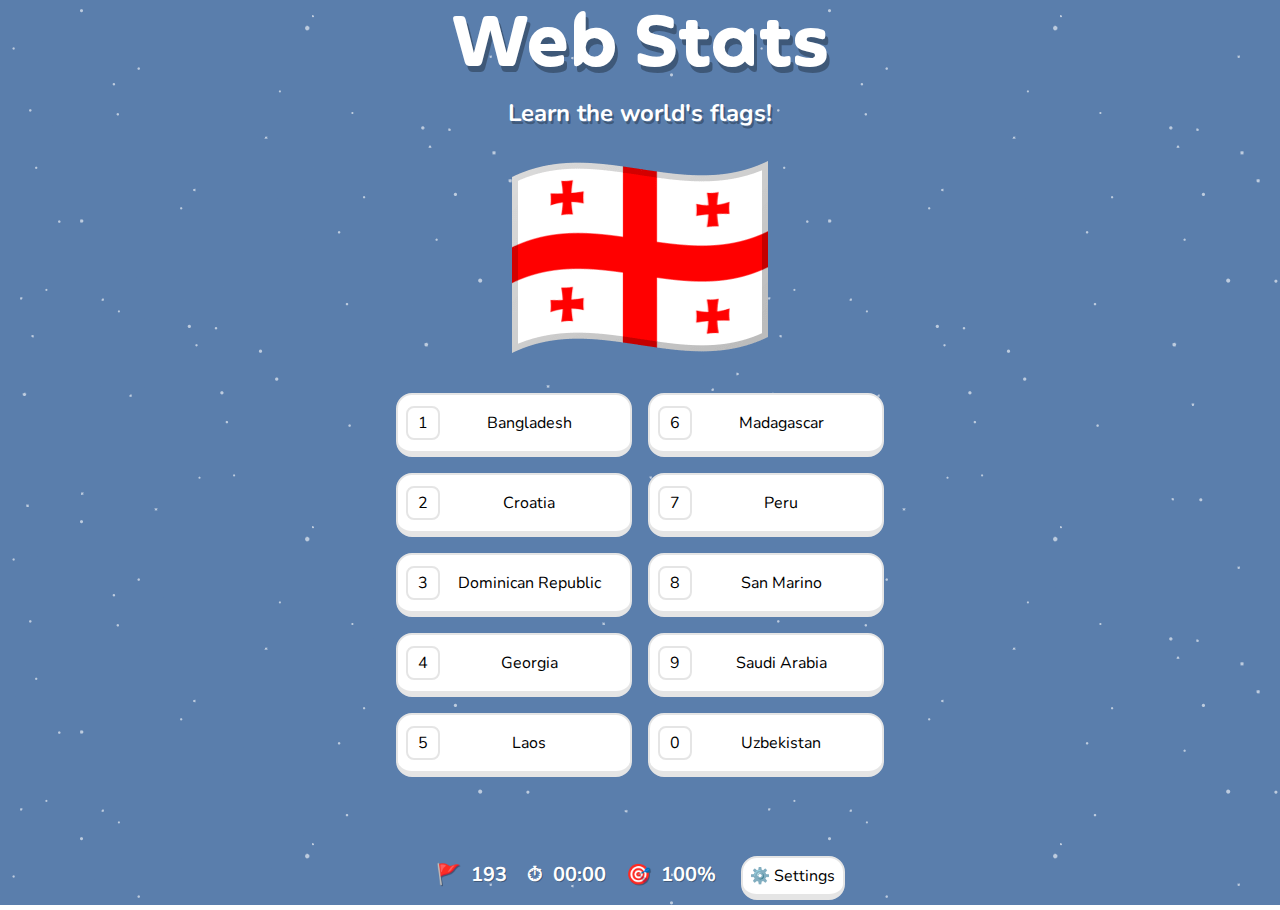
<file: PankajProject/vexillologist/index.html>
<!DOCTYPE html>
<html lang="en">

<head>
  
  <!-- Google tag (gtag.js) -->
  <script async src="https://www.googletagmanager.com/gtag/js?id=G-W839BVMZ6K"></script>
  <script>
    window.dataLayer = window.dataLayer || [];
    function gtag(){dataLayer.push(arguments);}
    gtag('js', new Date());

    gtag('config', 'G-W839BVMZ6K');
  </script>
  <meta charset="utf-8">
  <meta name="viewport" content="width=device-width, initial-scale=1.0, minimum-scale=1.0, maximum-scale=1.0, user-scalable=no">
  <link href="styles.css" rel="stylesheet">
  <script defer src="script.js"></script>
  <script src="arrays.js"></script>
  <script type='text/javascript' src='https://d3js.org/d3.v3.min.js'></script>
  <script type='text/javascript' src='https://d3js.org/topojson.v1.min.js'></script>
  <script type='text/javascript' src='planetaryjs.min.js'></script>
  <link rel="apple-touch-icon" sizes="180x180" href="./images/favicon/apple-touch-icon.png">
  <link rel='shortcut icon' type='image/x-icon' href='favicon.ico' />
  <meta property="og:image" content="./images/imessage-preview.png">
  <title>Web Stats - Learn the world's flags!</title>
  <meta name="description" content="An educational world flags web game.">
</head>

<body>

  <canvas id='rotatingGlobe'></canvas>
  <script type='text/javascript' src='globe.js'></script>

  <script src="confetti.js"></script>

  <div id="page-mask" class="hide"></div>
  <div id="page-mask-classless"></div>
  <div id="click-mask" class="hide"></div>

  <h1>Web Stats</h1>
  <h2>Learn the world's flags!</h2>

  <img id="question-image" src="">


  <div id="answers-container">

    <div id="answer-button-1" class="answer-button" tabindex="1">
      <p id="answer-number-1" class="answer-number">1</p>
      <p id="answer-text-1" class="answer-text">Answer 1 Placeholder</p>
    </div>

    <div id="answer-button-6" class="answer-button" tabindex="6">
      <p id="answer-number-6" class="answer-number">6</p>
      <p id="answer-text-6" class="answer-text">Answer 6 Placeholder</p>
    </div>

    <div id="answer-button-2" class="answer-button" tabindex="2">
      <p id="answer-number-2" class="answer-number">2</p>
      <p id="answer-text-2" class="answer-text">Answer 2 Placeholder</p>
    </div>

    <div id="answer-button-7" class="answer-button" tabindex="7">
      <p id="answer-number-7" class="answer-number">7</p>
      <p id="answer-text-7" class="answer-text">Answer 7 Placeholder</p>
    </div>

    <div id="answer-button-3" class="answer-button" tabindex="3">
      <p id="answer-number-3" class="answer-number">3</p>
      <p id="answer-text-3" class="answer-text">Answer 3 Placeholder</p>
    </div>

    <div id="answer-button-8" class="answer-button" tabindex="8">
      <p id="answer-number-8" class="answer-number">8</p>
      <p id="answer-text-8" class="answer-text">Answer 8 Placeholder</p>
    </div>

    <div id="answer-button-4" class="answer-button" tabindex="4">
      <p id="answer-number-4" class="answer-number">4</p>
      <p id="answer-text-4" class="answer-text">Answer 4 Placeholder</p>
    </div>

    <div id="answer-button-9" class="answer-button" tabindex="9">
      <p id="answer-number-9" class="answer-number">9</p>
      <p id="answer-text-9" class="answer-text">Answer 9 Placeholder</p>
    </div>

    <div id="answer-button-5" class="answer-button" tabindex="5">
      <p id="answer-number-5" class="answer-number">5</p>
      <p id="answer-text-5" class="answer-text">Answer 5 Placeholder</p>
    </div>

    <div id="answer-button-10" class="answer-button" tabindex="10">
      <p id="answer-number-10" class="answer-number">0</p>
      <p id="answer-text-10" class="answer-text">Answer 10 Placeholder</p>
    </div>
  </div>


  <div id="free-response-container" class="hide">
    <input id="free-response-input" placeholder="Somewhere..." maxlength="32" autocomplete="off" autofocus></input>
  </div>


  <div id="info-container">

    <p id="message-container">
      <span id="message">&#9989; placeholder text</span>
    </p>

    <p id="stats" class="inline">
      &#128681;
      <span class="invisible">_</span>
      <span id="flags-remaining"></span>
      <span class="invisible">__</span>
      &#9201;
      <span class="invisible">_</span>
      <span id="stopwatch"> 00:00</span>
      <span class="invisible">__</span>
      &#127919;
      <span class="invisible">_</span>
      <span id="accuracy"></span>%</span>
      <span class="invisible">__</span>
    </p>

    <div id="open-settings-button" class="settings-button">
      <p class="settings-text">&#9881;&#65039; Settings</p>
    </div>
  </div>



  <div id="settings" class="hide">
    <h1 style="margin-bottom: 0px">Settings</h1>
    <p style="margin-bottom: 32px">Changing settings resets your game!</p>

    <div class="toggle-container" id="type-answers-container">
      <p class="toggle-label">Type Answers</p>
      <label class="switch">
        <input id="type-answers-button" type="checkbox">
        <span class="slider round"></span>
      </label>
    </div>

    <div class="toggle-container" id="dummy-container">
      <p class="toggle-label">Type Answers &#128245;</p>
      <label class="switch">
        <span id="dummy-slider" class="slider round" style="cursor: default"></span>
      </label>
    </div>

    <div class="toggle-container">
      <p class="toggle-label">Toggle Capitals</p>
      <label class="switch">
        <input id="toggle-capitals-button" type="checkbox">
        <span class="slider round"></span>
      </label>
    </div>

    <div class="toggle-container">
      <p class="toggle-label">Toggle US States</p>
      <label class="switch">
        <input id="toggle-states-button" type="checkbox">
        <span class="slider round"></span>
      </label>
    </div>

    <div class="toggle-container">
      <div id="settings-buttons-container" style="margin-top: 32px">

        <a href="https://github.com/PankajSingh2003" target="_blank" style="text-decoration: none;">
          <div id="github-button" class="settings-button">
            <p class="settings-text">&#128049;<span class="invisible">_</span>GitHub</p>
          </div>
        </a>

        <div id="close-settings-button" class="settings-button">
          <p class="settings-text">&#128281;<span class="invisible">_</span>Close</p>
        </div>
      </div>
    </div>
  </div>


  <div id="game-over-prompt" class="hide">

    <h1>Game Over</h1>

    <p class="prompt-text">You successfully identified
      <span id="scope"></span>
      <span id="mode"></span> in
      <span id="format"></span> format. You finished in
      <span id="time"></span> with
      <span id="final-accuracy"></span><span>% accuracy</span>.
      <span id="compliment" style="color: white;"></span>!
    </p>

    <div id="settings-buttons-container" style="margin-top: 32px">

      <div id="share-button" class="settings-button">
        <p class="settings-text">&#x1F4CB;<span class="invisible">_</span>Share</p>
      </div>

      <div id="restart-button" class="settings-button">
        <p class="settings-text">&#128260;<span class="invisible">_</span>Restart</p>
      </div>

    </div>
    <p id="copied" style="opacity: 0;">Stats copied to clipboard!</p>
  </div>


  <div id="sorry-prompt">
    <h1>Sorry!</h1>
    <p class="prompt-text">Your current dimensions are not supported. Please try visiting with a different device or enlarging your browser window.</p>
  </div>

</body>

</html>
</file>
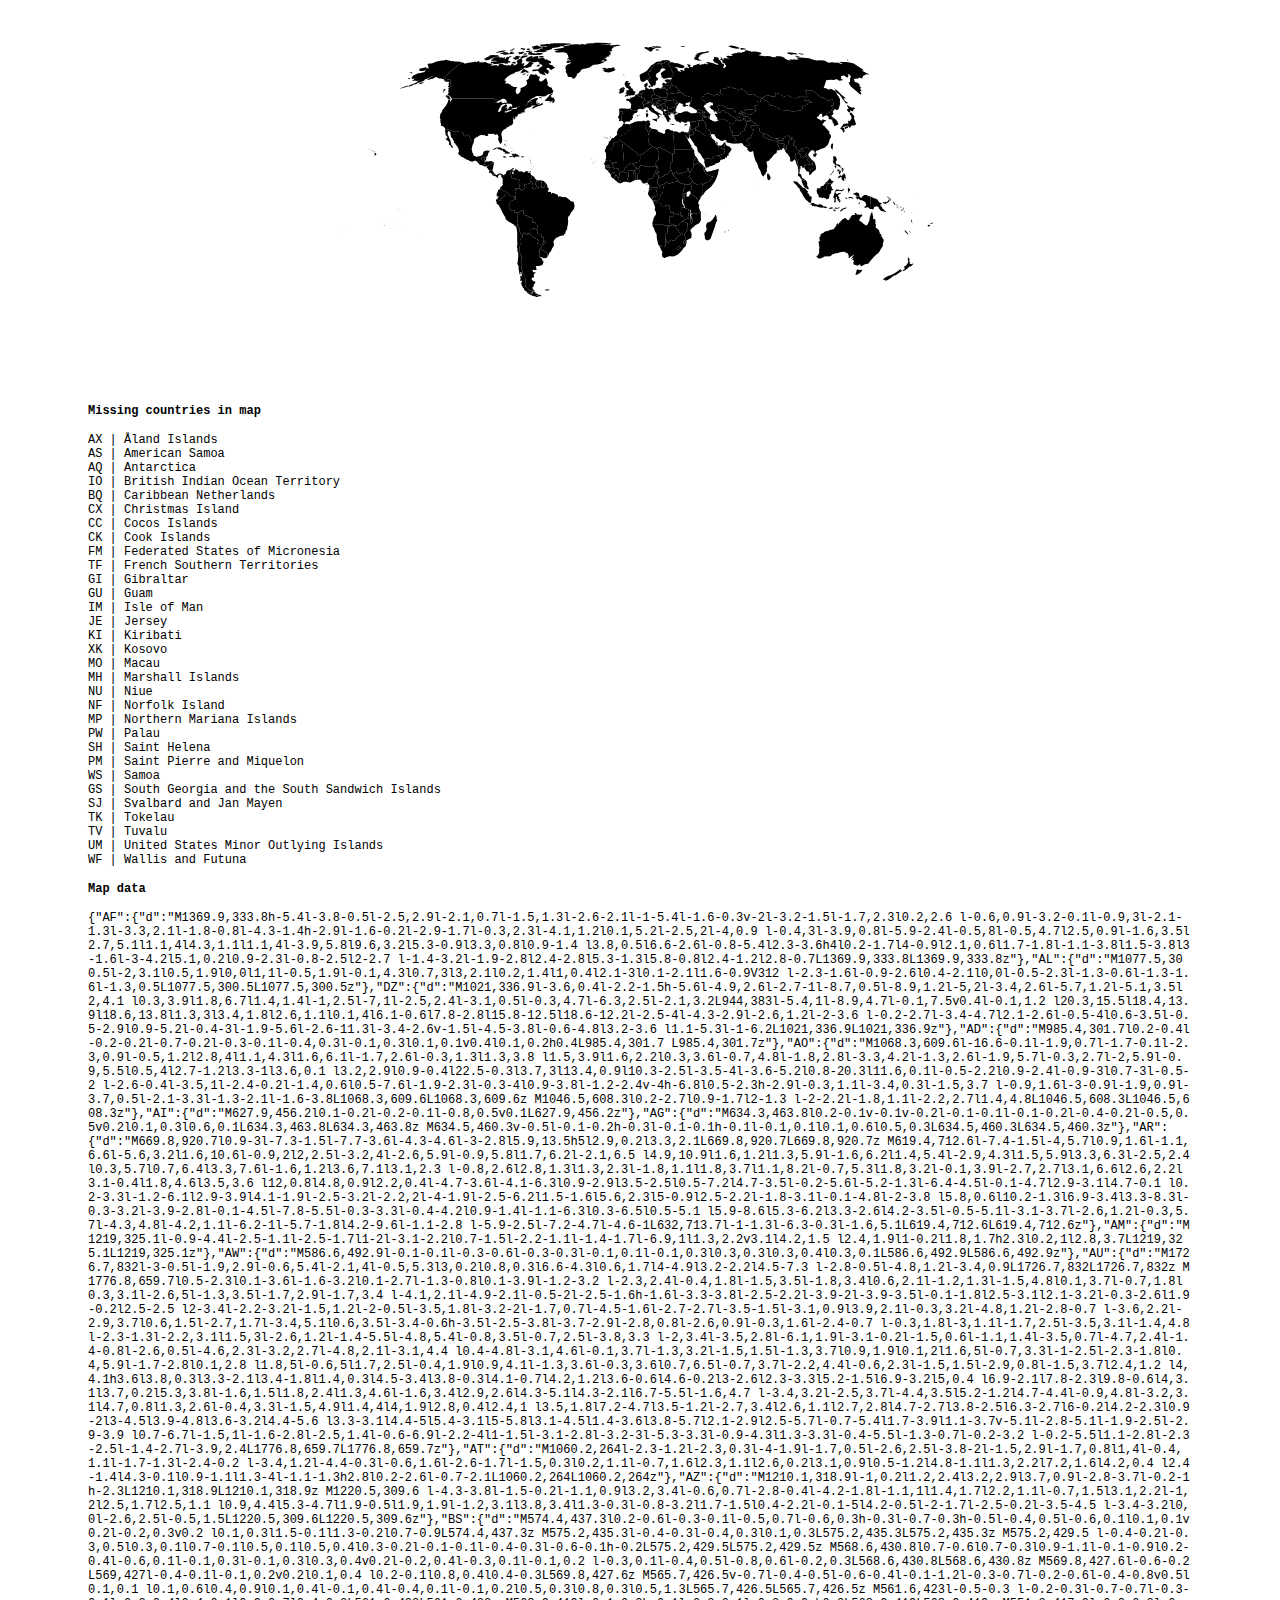
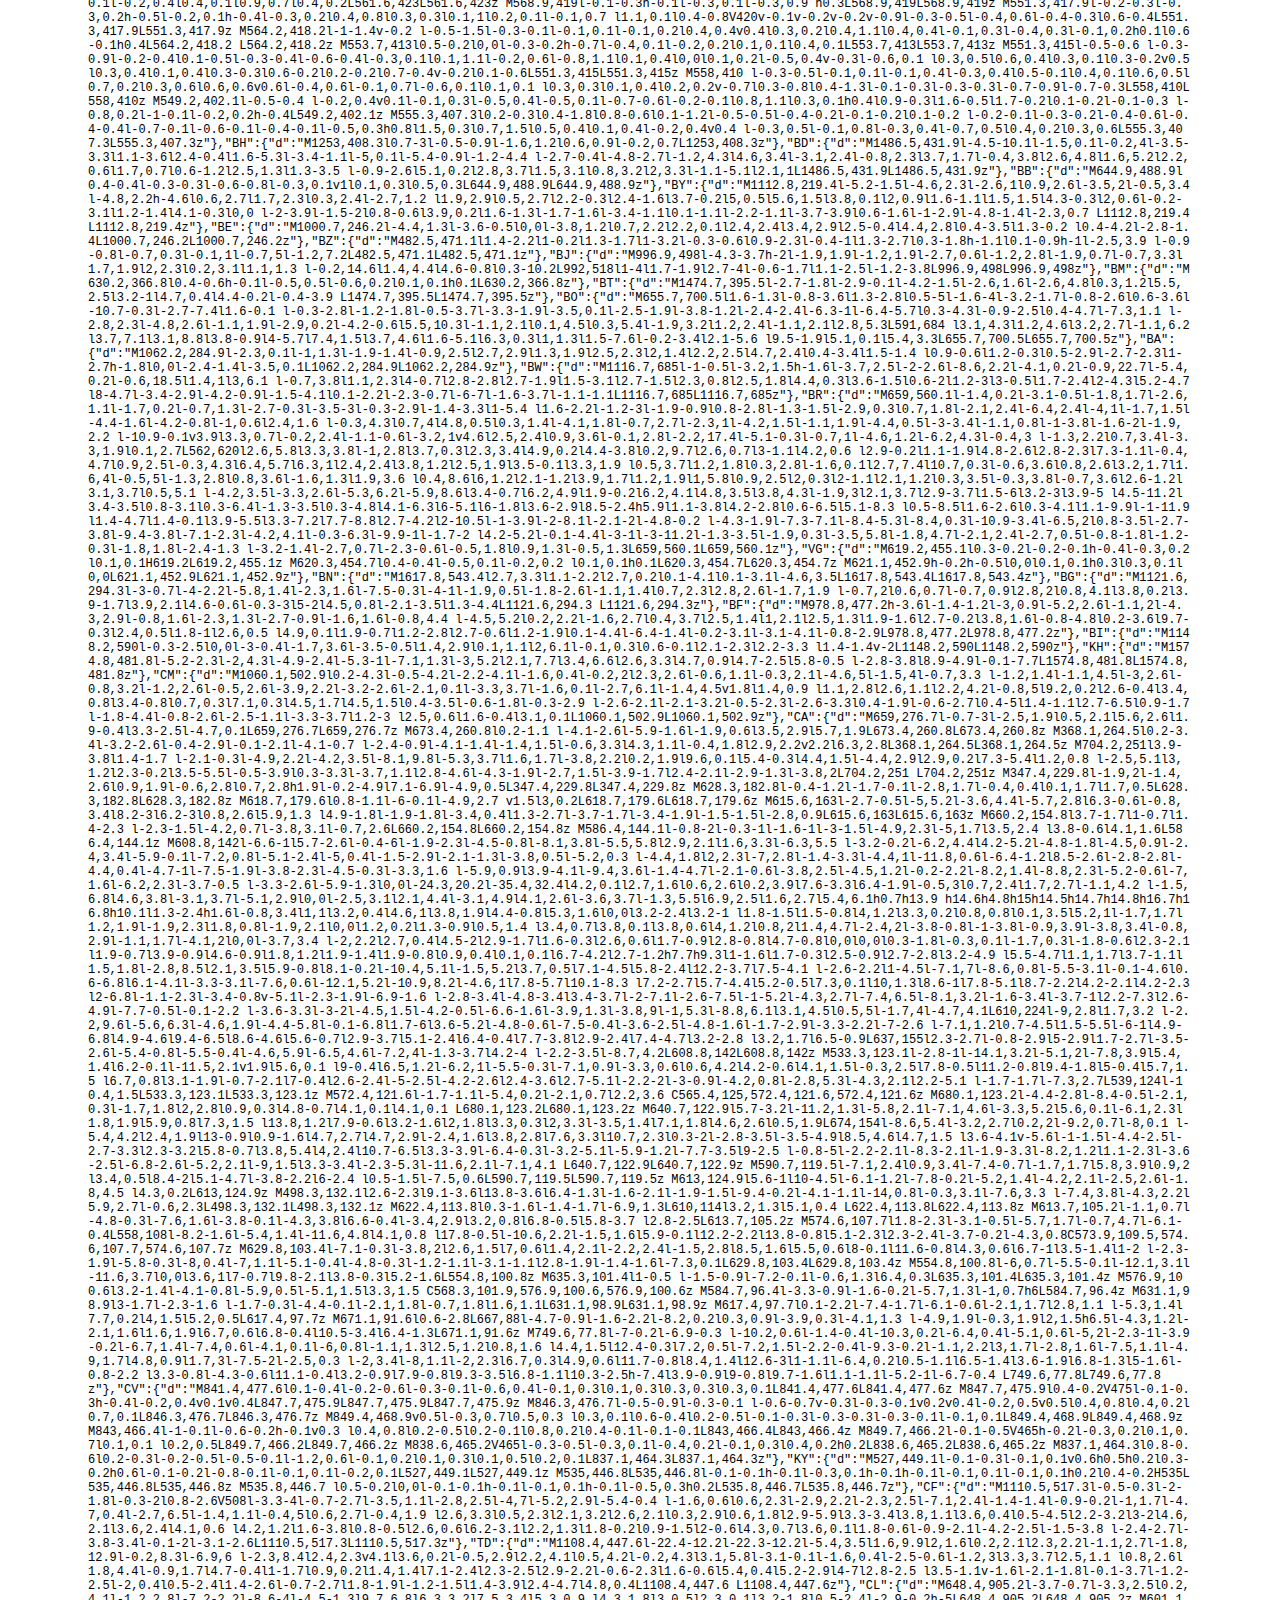
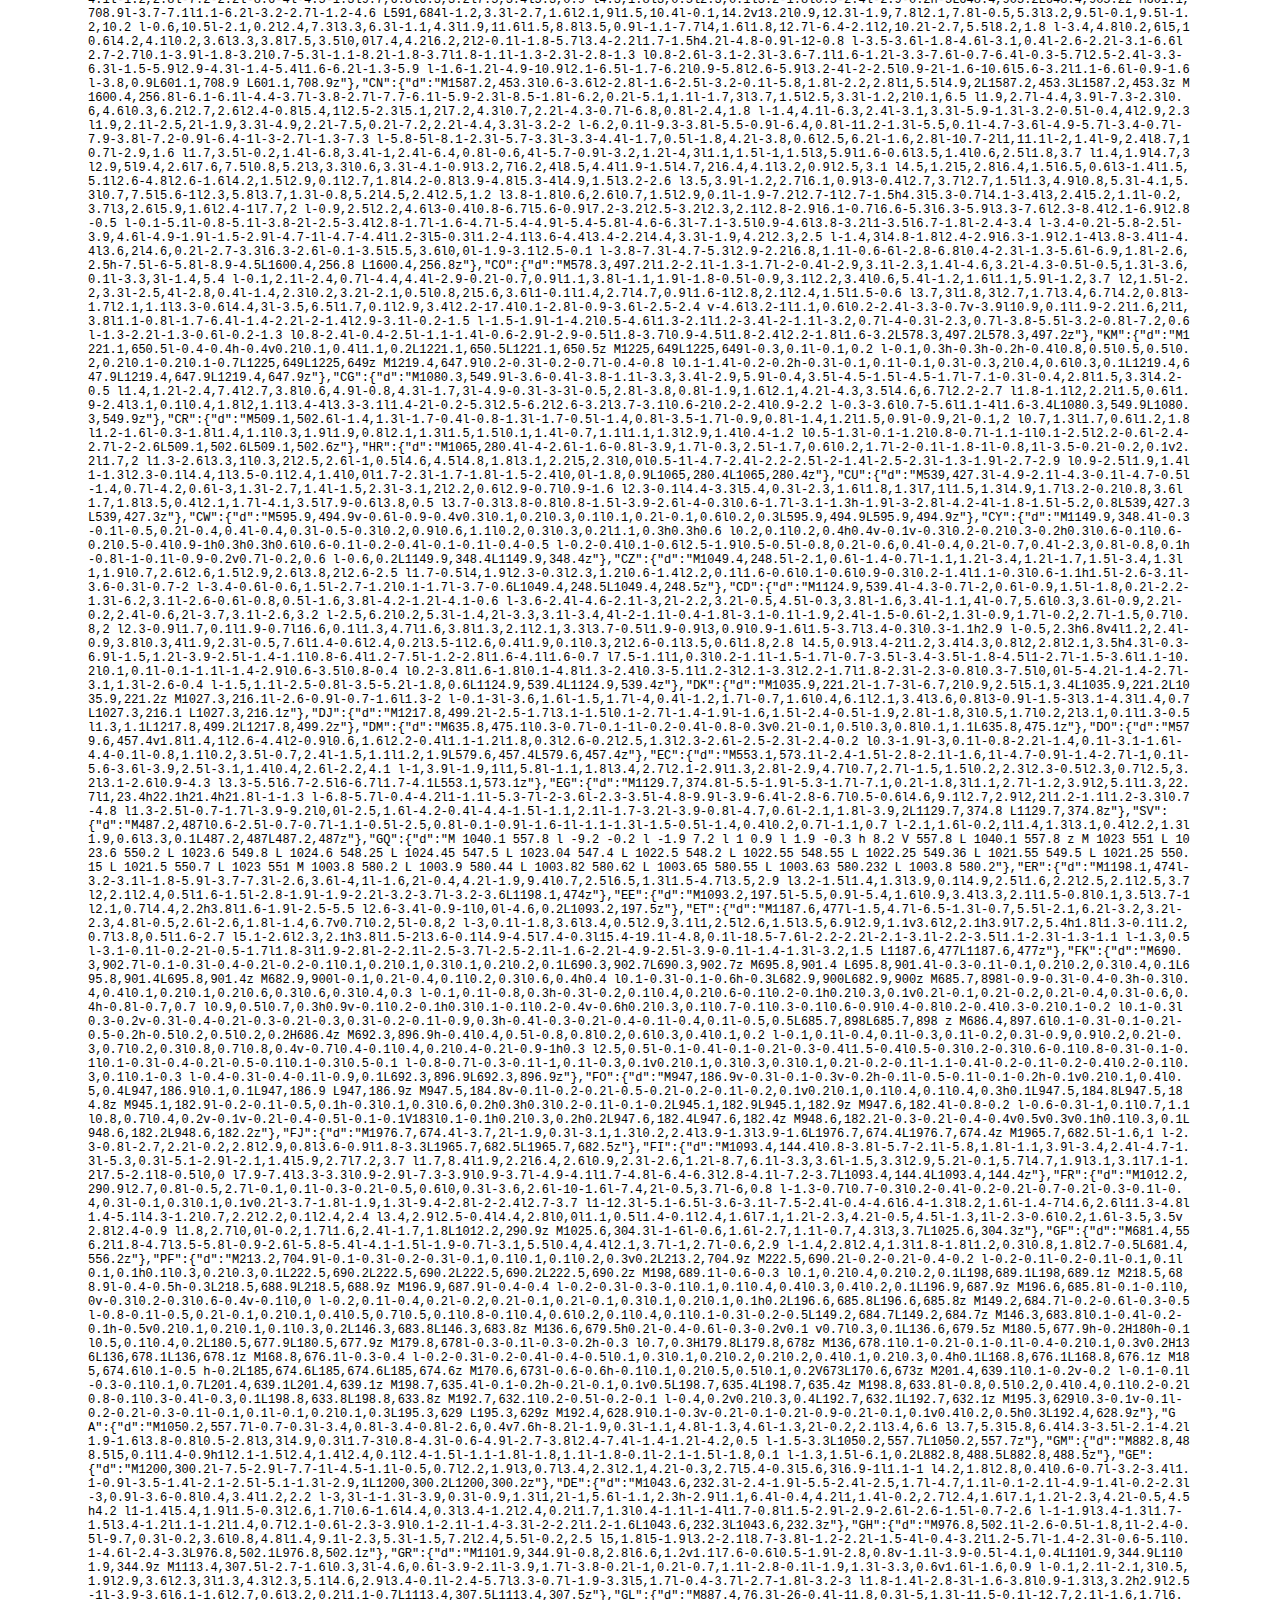
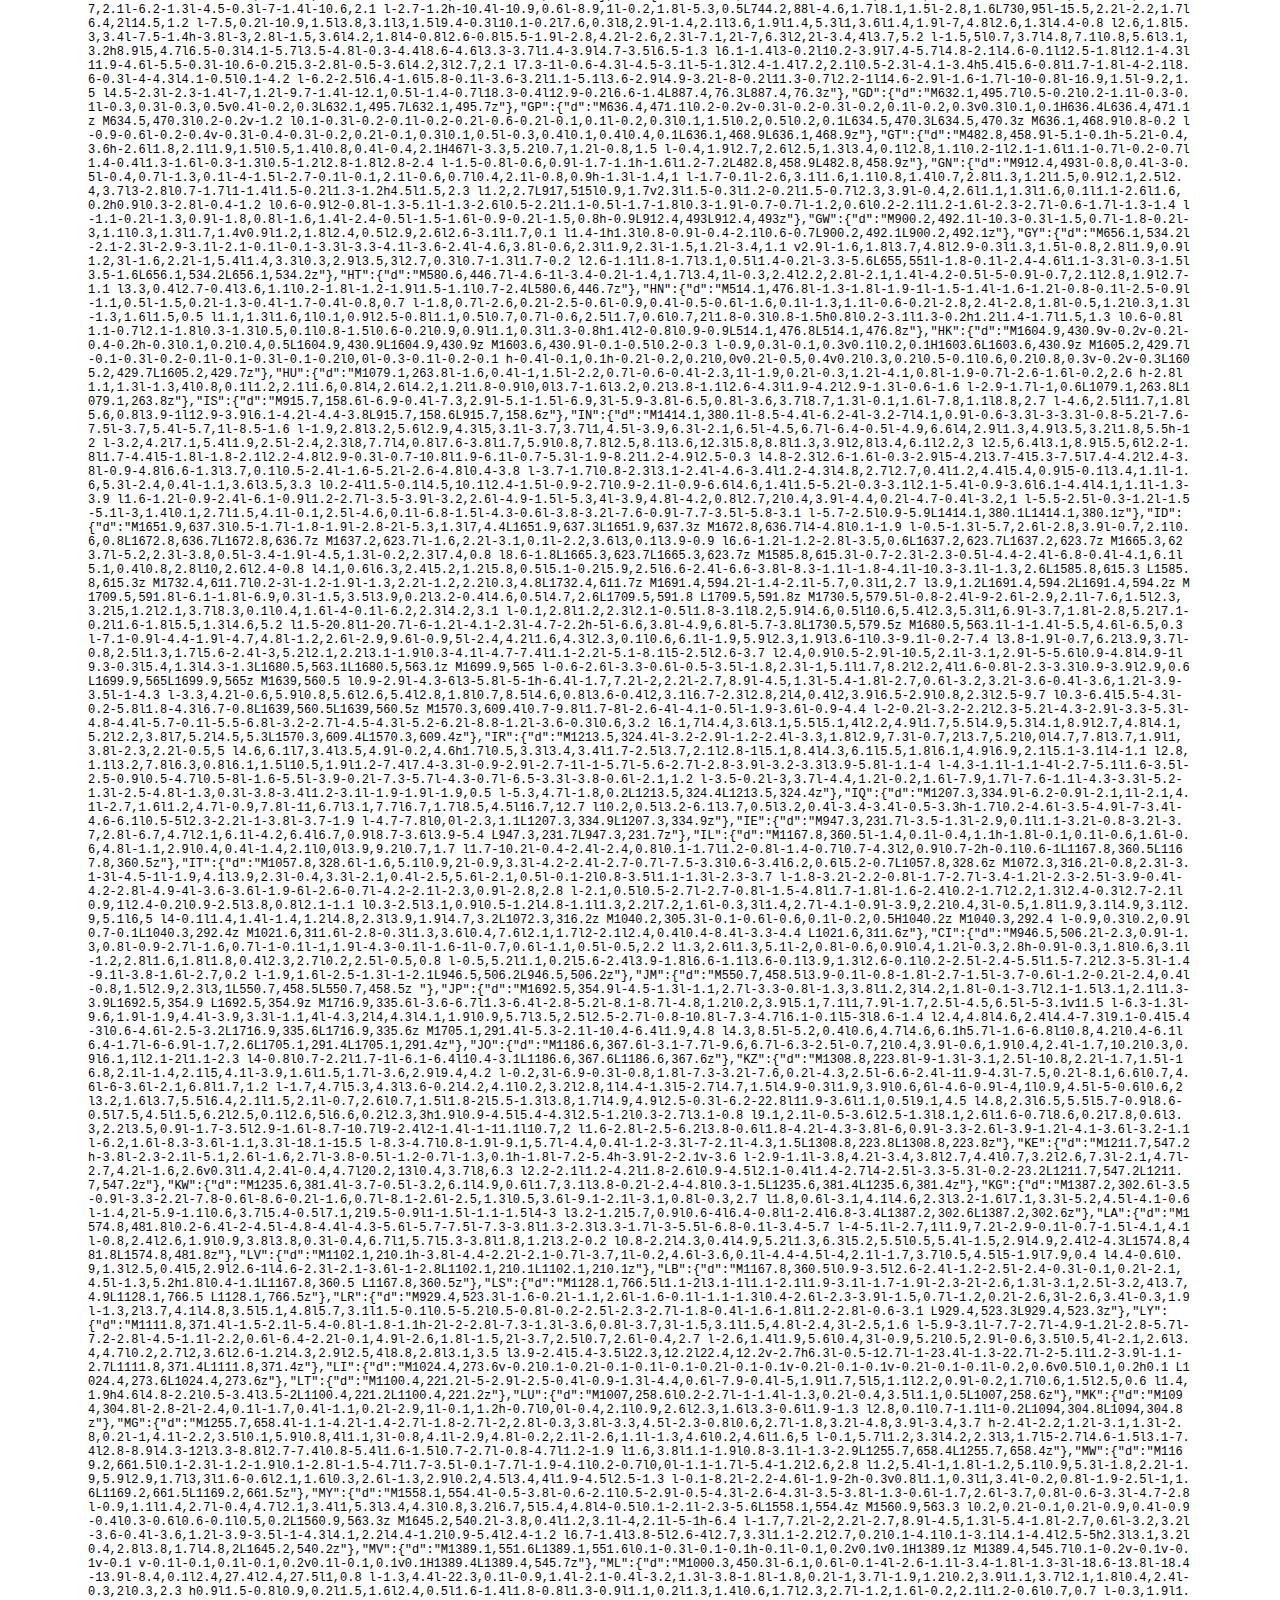
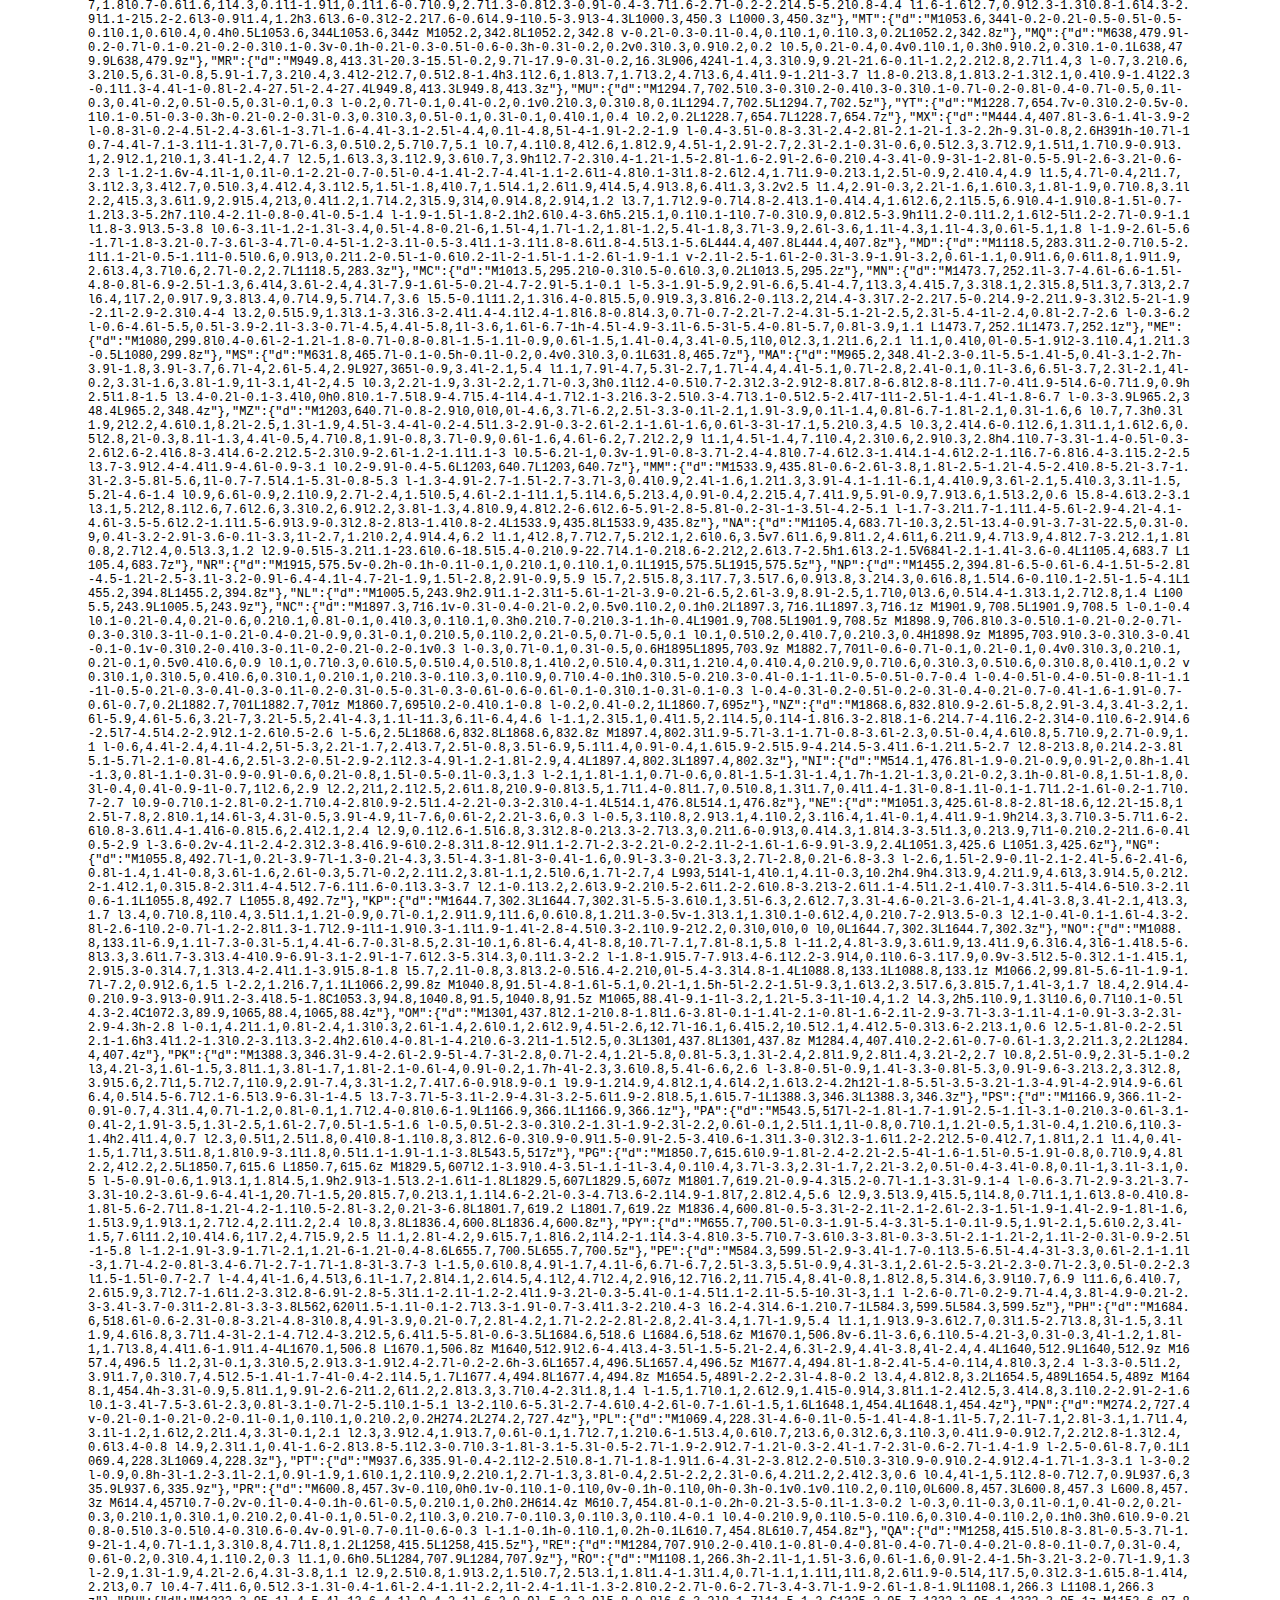
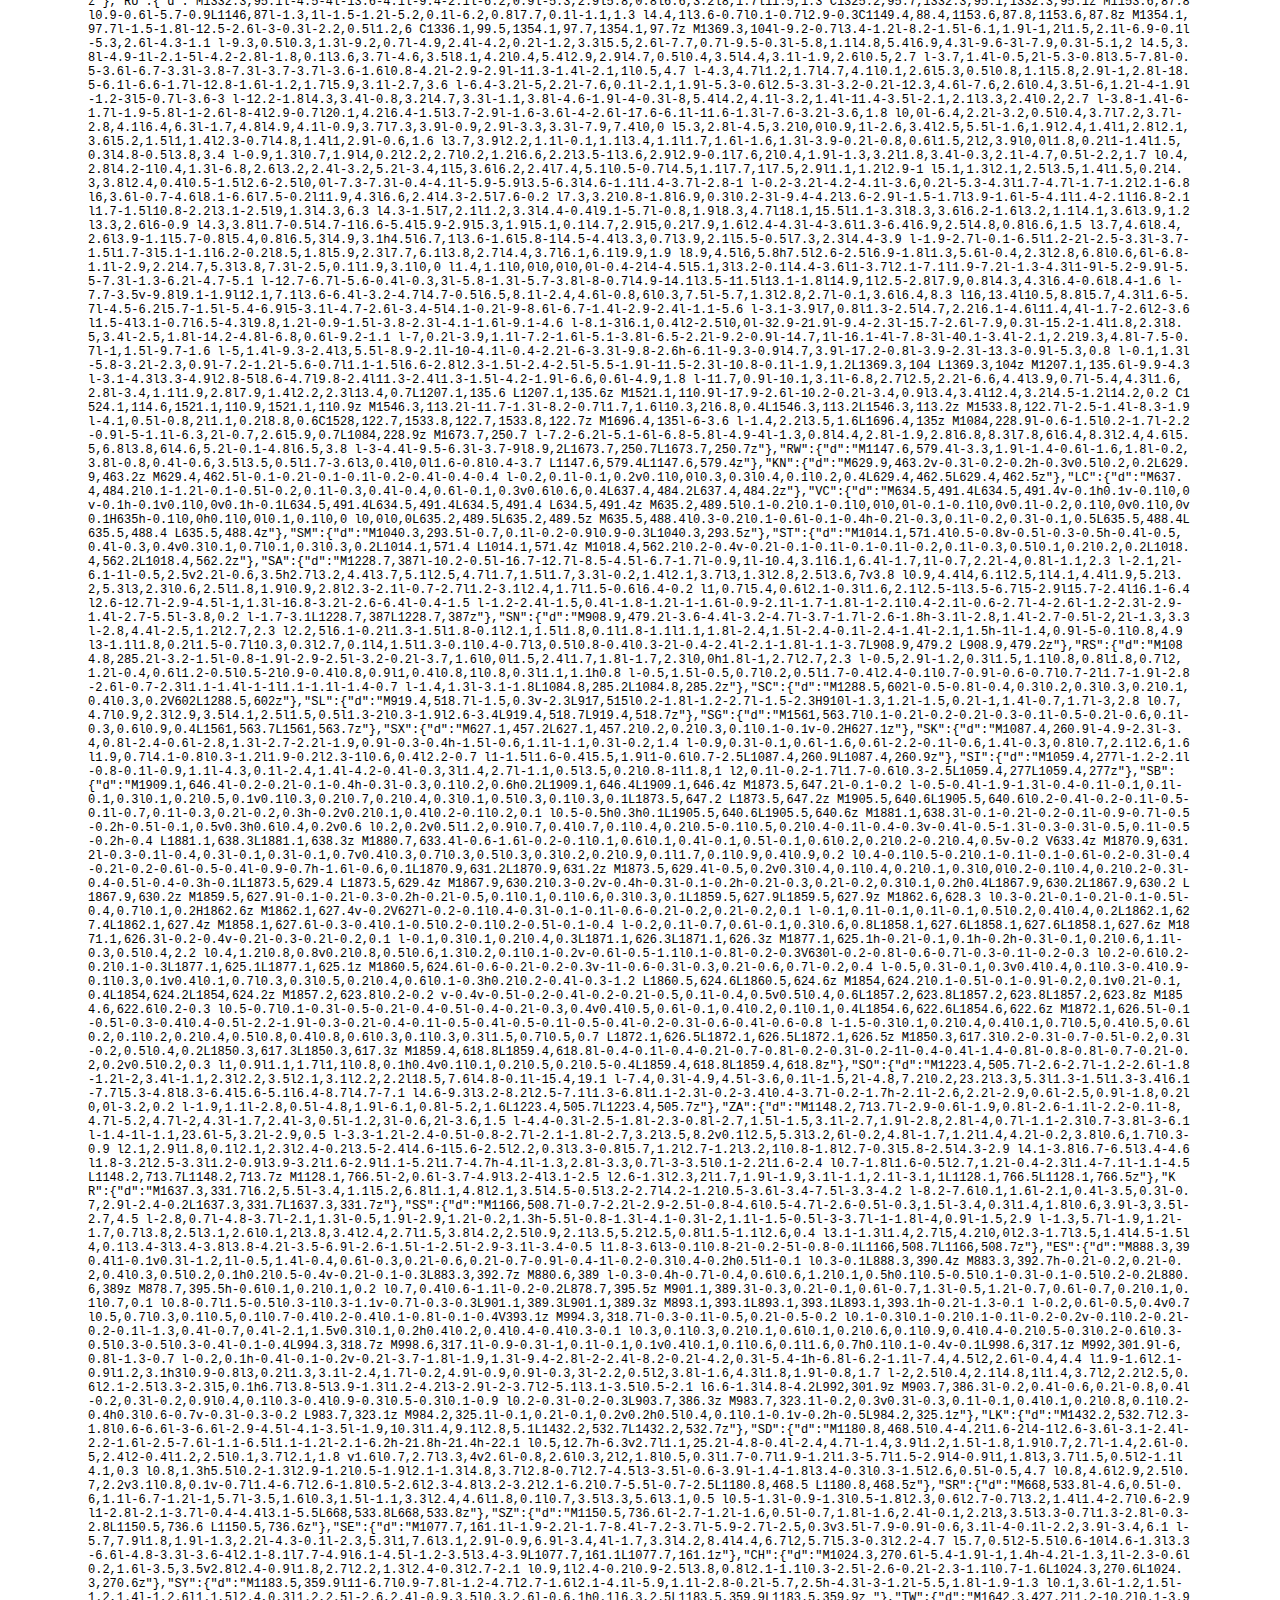
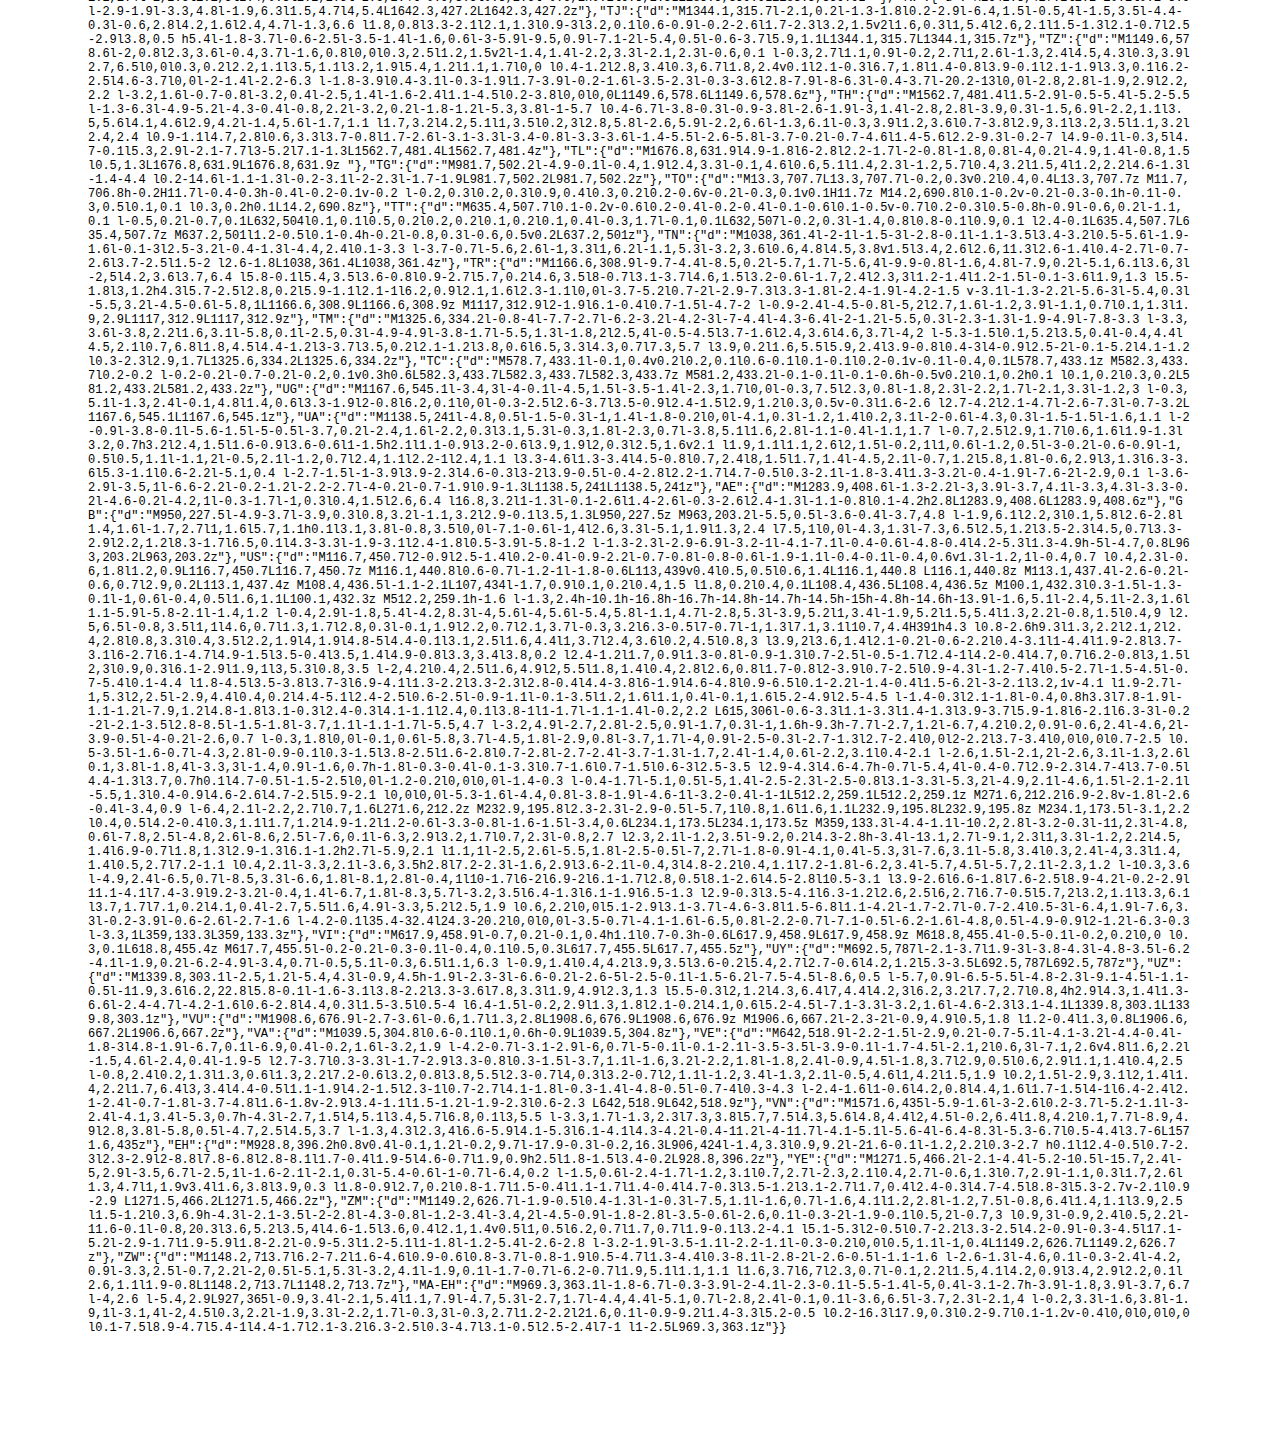
<file: svgMap/assets/create-map-paths.html>
<!DOCTYPE html>
<title>Create map data</title>
<meta charset="utf-8">

<script src="./countries.js"></script>

<div style="width: 600px; margin: 20px auto 60px;">
  <svg id ="map" xmlns="http://www.w3.org/2000/svg" viewBox="0 0 2000 1001">

    <!-- copy map path in here -->
    <path id="AF" d="M1369.9,333.8h-5.4l-3.8-0.5l-2.5,2.9l-2.1,0.7l-1.5,1.3l-2.6-2.1l-1-5.4l-1.6-0.3v-2l-3.2-1.5l-1.7,2.3l0.2,2.6
    l-0.6,0.9l-3.2-0.1l-0.9,3l-2.1-1.3l-3.3,2.1l-1.8-0.8l-4.3-1.4h-2.9l-1.6-0.2l-2.9-1.7l-0.3,2.3l-4.1,1.2l0.1,5.2l-2.5,2l-4,0.9
    l-0.4,3l-3.9,0.8l-5.9-2.4l-0.5,8l-0.5,4.7l2.5,0.9l-1.6,3.5l2.7,5.1l1.1,4l4.3,1.1l1.1,4l-3.9,5.8l9.6,3.2l5.3-0.9l3.3,0.8l0.9-1.4
    l3.8,0.5l6.6-2.6l-0.8-5.4l2.3-3.6h4l0.2-1.7l4-0.9l2.1,0.6l1.7-1.8l-1.1-3.8l1.5-3.8l3-1.6l-3-4.2l5.1,0.2l0.9-2.3l-0.8-2.5l2-2.7
    l-1.4-3.2l-1.9-2.8l2.4-2.8l5.3-1.3l5.8-0.8l2.4-1.2l2.8-0.7L1369.9,333.8L1369.9,333.8z"/>
  <path id="AO" d="M1068.3,609.6l-16.6-0.1l-1.9,0.7l-1.7-0.1l-2.3,0.9l-0.5,1.2l2.8,4l1.1,4.3l1.6,6.1l-1.7,2.6l-0.3,1.3l1.3,3.8
    l1.5,3.9l1.6,2.2l0.3,3.6l-0.7,4.8l-1.8,2.8l-3.3,4.2l-1.3,2.6l-1.9,5.7l-0.3,2.7l-2,5.9l-0.9,5.5l0.5,4l2.7-1.2l3.3-1l3.6,0.1
    l3.2,2.9l0.9-0.4l22.5-0.3l3.7,3l13.4,0.9l10.3-2.5l-3.5-4l-3.6-5.2l0.8-20.3l11.6,0.1l-0.5-2.2l0.9-2.4l-0.9-3l0.7-3l-0.5-2
    l-2.6-0.4l-3.5,1l-2.4-0.2l-1.4,0.6l0.5-7.6l-1.9-2.3l-0.3-4l0.9-3.8l-1.2-2.4v-4h-6.8l0.5-2.3h-2.9l-0.3,1.1l-3.4,0.3l-1.5,3.7
    l-0.9,1.6l-3-0.9l-1.9,0.9l-3.7,0.5l-2.1-3.3l-1.3-2.1l-1.6-3.8L1068.3,609.6L1068.3,609.6z M1046.5,608.3l0.2-2.7l0.9-1.7l2-1.3
    l-2-2.2l-1.8,1.1l-2.2,2.7l1.4,4.8L1046.5,608.3L1046.5,608.3z"/>
  <path id="AL" d="M1077.5,300.5l-2,3.1l0.5,1.9l0,0l1,1l-0.5,1.9l-0.1,4.3l0.7,3l3,2.1l0.2,1.4l1,0.4l2.1-3l0.1-2.1l1.6-0.9V312
    l-2.3-1.6l-0.9-2.6l0.4-2.1l0,0l-0.5-2.3l-1.3-0.6l-1.3-1.6l-1.3,0.5L1077.5,300.5L1077.5,300.5z"/>
  <path id="AE" d="M1283.9,408.6l-1.3-2.2l-3,3.9l-3.7,4.1l-3.3,4.3l-3.3-0.2l-4.6-0.2l-4.2,1l-0.3-1.7l-1,0.3l0.4,1.5l2.6,6.4
    l16.8,3.2l1-1.3l-0.1-2.6l1.4-2.6l-0.3-2.6l2.4-1.3l-1.1-0.8l0.1-4.2h2.8L1283.9,408.6L1283.9,408.6z"/>
  <path id="AR" d="M669.8,920.7l0.9-3l-7.3-1.5l-7.7-3.6l-4.3-4.6l-3-2.8l5.9,13.5h5l2.9,0.2l3.3,2.1L669.8,920.7L669.8,920.7z
     M619.4,712.6l-7.4-1.5l-4,5.7l0.9,1.6l-1.1,6.6l-5.6,3.2l1.6,10.6l-0.9,2l2,2.5l-3.2,4l-2.6,5.9l-0.9,5.8l1.7,6.2l-2.1,6.5
    l4.9,10.9l1.6,1.2l1.3,5.9l-1.6,6.2l1.4,5.4l-2.9,4.3l1.5,5.9l3.3,6.3l-2.5,2.4l0.3,5.7l0.7,6.4l3.3,7.6l-1.6,1.2l3.6,7.1l3.1,2.3
    l-0.8,2.6l2.8,1.3l1.3,2.3l-1.8,1.1l1.8,3.7l1.1,8.2l-0.7,5.3l1.8,3.2l-0.1,3.9l-2.7,2.7l3.1,6.6l2.6,2.2l3.1-0.4l1.8,4.6l3.5,3.6
    l12,0.8l4.8,0.9l2.2,0.4l-4.7-3.6l-4.1-6.3l0.9-2.9l3.5-2.5l0.5-7.2l4.7-3.5l-0.2-5.6l-5.2-1.3l-6.4-4.5l-0.1-4.7l2.9-3.1l4.7-0.1
    l0.2-3.3l-1.2-6.1l2.9-3.9l4.1-1.9l-2.5-3.2l-2.2,2l-4-1.9l-2.5-6.2l1.5-1.6l5.6,2.3l5-0.9l2.5-2.2l-1.8-3.1l-0.1-4.8l-2-3.8
    l5.8,0.6l10.2-1.3l6.9-3.4l3.3-8.3l-0.3-3.2l-3.9-2.8l-0.1-4.5l-7.8-5.5l-0.3-3.3l-0.4-4.2l0.9-1.4l-1.1-6.3l0.3-6.5l0.5-5.1
    l5.9-8.6l5.3-6.2l3.3-2.6l4.2-3.5l-0.5-5.1l-3.1-3.7l-2.6,1.2l-0.3,5.7l-4.3,4.8l-4.2,1.1l-6.2-1l-5.7-1.8l4.2-9.6l-1.1-2.8
    l-5.9-2.5l-7.2-4.7l-4.6-1L632,713.7l-1-1.3l-6.3-0.3l-1.6,5.1L619.4,712.6L619.4,712.6z"/>
  <path id="AM" d="M1219,325.1l-0.9-4.4l-2.5-1.1l-2.5-1.7l1-2l-3.1-2.2l0.7-1.5l-2.2-1.1l-1.4-1.7l-6.9,1l1.3,2.2v3.1l4.2,1.5
    l2.4,1.9l1-0.2l1.8,1.7h2.3l0.2,1l2.8,3.7L1219,325.1L1219,325.1z"/>
  <path id="AU" d="M1726.7,832l-3-0.5l-1.9,2.9l-0.6,5.4l-2.1,4l-0.5,5.3l3,0.2l0.8,0.3l6.6-4.3l0.6,1.7l4-4.9l3.2-2.2l4.5-7.3
    l-2.8-0.5l-4.8,1.2l-3.4,0.9L1726.7,832L1726.7,832z M1776.8,659.7l0.5-2.3l0.1-3.6l-1.6-3.2l0.1-2.7l-1.3-0.8l0.1-3.9l-1.2-3.2
    l-2.3,2.4l-0.4,1.8l-1.5,3.5l-1.8,3.4l0.6,2.1l-1.2,1.3l-1.5,4.8l0.1,3.7l-0.7,1.8l0.3,3.1l-2.6,5l-1.3,3.5l-1.7,2.9l-1.7,3.4
    l-4.1,2.1l-4.9-2.1l-0.5-2l-2.5-1.6h-1.6l-3.3-3.8l-2.5-2.2l-3.9-2l-3.9-3.5l-0.1-1.8l2.5-3.1l2.1-3.2l-0.3-2.6l1.9-0.2l2.5-2.5
    l2-3.4l-2.2-3.2l-1.5,1.2l-2-0.5l-3.5,1.8l-3.2-2l-1.7,0.7l-4.5-1.6l-2.7-2.7l-3.5-1.5l-3.1,0.9l3.9,2.1l-0.3,3.2l-4.8,1.2l-2.8-0.7
    l-3.6,2.2l-2.9,3.7l0.6,1.5l-2.7,1.7l-3.4,5.1l0.6,3.5l-3.4-0.6h-3.5l-2.5-3.8l-3.7-2.9l-2.8,0.8l-2.6,0.9l-0.3,1.6l-2.4-0.7
    l-0.3,1.8l-3,1.1l-1.7,2.5l-3.5,3.1l-1.4,4.8l-2.3-1.3l-2.2,3.1l1.5,3l-2.6,1.2l-1.4-5.5l-4.8,5.4l-0.8,3.5l-0.7,2.5l-3.8,3.3
    l-2,3.4l-3.5,2.8l-6.1,1.9l-3.1-0.2l-1.5,0.6l-1.1,1.4l-3.5,0.7l-4.7,2.4l-1.4-0.8l-2.6,0.5l-4.6,2.3l-3.2,2.7l-4.8,2.1l-3.1,4.4
    l0.4-4.8l-3.1,4.6l-0.1,3.7l-1.3,3.2l-1.5,1.5l-1.3,3.7l0.9,1.9l0.1,2l1.6,5l-0.7,3.3l-1-2.5l-2.3-1.8l0.4,5.9l-1.7-2.8l0.1,2.8
    l1.8,5l-0.6,5l1.7,2.5l-0.4,1.9l0.9,4.1l-1.3,3.6l-0.3,3.6l0.7,6.5l-0.7,3.7l-2.2,4.4l-0.6,2.3l-1.5,1.5l-2.9,0.8l-1.5,3.7l2.4,1.2
    l4,4.1h3.6l3.8,0.3l3.3-2.1l3.4-1.8l1.4,0.3l4.5-3.4l3.8-0.3l4.1-0.7l4.2,1.2l3.6-0.6l4.6-0.2l3-2.6l2.3-3.3l5.2-1.5l6.9-3.2l5,0.4
    l6.9-2.1l7.8-2.3l9.8-0.6l4,3.1l3.7,0.2l5.3,3.8l-1.6,1.5l1.8,2.4l1.3,4.6l-1.6,3.4l2.9,2.6l4.3-5.1l4.3-2.1l6.7-5.5l-1.6,4.7
    l-3.4,3.2l-2.5,3.7l-4.4,3.5l5.2-1.2l4.7-4.4l-0.9,4.8l-3.2,3.1l4.7,0.8l1.3,2.6l-0.4,3.3l-1.5,4.9l1.4,4l4,1.9l2.8,0.4l2.4,1
    l3.5,1.8l7.2-4.7l3.5-1.2l-2.7,3.4l2.6,1.1l2.7,2.8l4.7-2.7l3.8-2.5l6.3-2.7l6-0.2l4.2-2.3l0.9-2l3-4.5l3.9-4.8l3.6-3.2l4.4-5.6
    l3.3-3.1l4.4-5l5.4-3.1l5-5.8l3.1-4.5l1.4-3.6l3.8-5.7l2.1-2.9l2.5-5.7l-0.7-5.4l1.7-3.9l1.1-3.7v-5.1l-2.8-5.1l-1.9-2.5l-2.9-3.9
    l0.7-6.7l-1.5,1l-1.6-2.8l-2.5,1.4l-0.6-6.9l-2.2-4l1-1.5l-3.1-2.8l-3.2-3l-5.3-3.3l-0.9-4.3l1.3-3.3l-0.4-5.5l-1.3-0.7l-0.2-3.2
    l-0.2-5.5l1.1-2.8l-2.3-2.5l-1.4-2.7l-3.9,2.4L1776.8,659.7L1776.8,659.7z"/>
  <path id="AT" d="M1060.2,264l-2.3-1.2l-2.3,0.3l-4-1.9l-1.7,0.5l-2.6,2.5l-3.8-2l-1.5,2.9l-1.7,0.8l1,4l-0.4,1.1l-1.7-1.3l-2.4-0.2
    l-3.4,1.2l-4.4-0.3l-0.6,1.6l-2.6-1.7l-1.5,0.3l0.2,1.1l-0.7,1.6l2.3,1.1l2.6,0.2l3.1,0.9l0.5-1.2l4.8-1.1l1.3,2.2l7.2,1.6l4.2,0.4
    l2.4-1.4l4.3-0.1l0.9-1.1l1.3-4l-1.1-1.3h2.8l0.2-2.6l-0.7-2.1L1060.2,264L1060.2,264z"/>
  <path id="AZ" d="M1210.1,318.9l-1,0.2l1.2,2.4l3.2,2.9l3.7,0.9l-2.8-3.7l-0.2-1h-2.3L1210.1,318.9L1210.1,318.9z M1220.5,309.6
    l-4.3-3.8l-1.5-0.2l-1.1,0.9l3.2,3.4l-0.6,0.7l-2.8-0.4l-4.2-1.8l-1.1,1l1.4,1.7l2.2,1.1l-0.7,1.5l3.1,2.2l-1,2l2.5,1.7l2.5,1.1
    l0.9,4.4l5.3-4.7l1.9-0.5l1.9,1.9l-1.2,3.1l3.8,3.4l1.3-0.3l-0.8-3.2l1.7-1.5l0.4-2.2l-0.1-5l4.2-0.5l-2-1.7l-2.5-0.2l-3.5-4.5
    l-3.4-3.2l0,0l-2.6,2.5l-0.5,1.5L1220.5,309.6L1220.5,309.6z"/>
  <path id="BI" d="M1148.2,590l-0.3-2.5l0,0l-3-0.4l-1.7,3.6l-3.5-0.5l1.4,2.9l0.1,1.1l2,6.1l-0.1,0.3l0.6-0.1l2.1-2.3l2.2-3.3
    l1.4-1.4v-2L1148.2,590L1148.2,590z"/>
  <path id="BE" d="M1000.7,246.2l-4.4,1.3l-3.6-0.5l0,0l-3.8,1.2l0.7,2.2l2.2,0.1l2.4,2.4l3.4,2.9l2.5-0.4l4.4,2.8l0.4-3.5l1.3-0.2
    l0.4-4.2l-2.8-1.4L1000.7,246.2L1000.7,246.2z"/>
  <path id="BJ" d="M996.9,498l-4.3-3.7h-2l-1.9,1.9l-1.2,1.9l-2.7,0.6l-1.2,2.8l-1.9,0.7l-0.7,3.3l1.7,1.9l2,2.3l0.2,3.1l1.1,1.3
    l-0.2,14.6l1.4,4.4l4.6-0.8l0.3-10.2L992,518l1-4l1.7-1.9l2.7-4l-0.6-1.7l1.1-2.5l-1.2-3.8L996.9,498L996.9,498z"/>
  <path id="BF" d="M978.8,477.2h-3.6l-1.4-1.2l-3,0.9l-5.2,2.6l-1.1,2l-4.3,2.9l-0.8,1.6l-2.3,1.3l-2.7-0.9l-1.6,1.6l-0.8,4.4
    l-4.5,5.2l0.2,2.2l-1.6,2.7l0.4,3.7l2.5,1.4l1,2.1l2.5,1.3l1.9-1.6l2.7-0.2l3.8,1.6l-0.8-4.8l0.2-3.6l9.7-0.3l2.4,0.5l1.8-1l2.6,0.5
    l4.9,0.1l1.9-0.7l1.2-2.8l2.7-0.6l1.2-1.9l0.1-4.4l-6.4-1.4l-0.2-3.1l-3.1-4.1l-0.8-2.9L978.8,477.2L978.8,477.2z"/>
  <path id="BD" d="M1486.5,431.9l-4.5-10.1l-1.5,0.1l-0.2,4l-3.5-3.3l1.1-3.6l2.4-0.4l1.6-5.3l-3.4-1.1l-5,0.1l-5.4-0.9l-1.2-4.4
    l-2.7-0.4l-4.8-2.7l-1.2,4.3l4.6,3.4l-3.1,2.4l-0.8,2.3l3.7,1.7l-0.4,3.8l2.6,4.8l1.6,5.2l2.2,0.6l1.7,0.7l0.6-1.2l2.5,1.3l1.3-3.5
    l-0.9-2.6l5.1,0.2l2.8,3.7l1.5,3.1l0.8,3.2l2,3.3l-1.1-5.1l2.1,1L1486.5,431.9L1486.5,431.9z"/>
  <path id="BG" d="M1121.6,294.3l-3-0.7l-4-2.2l-5.8,1.4l-2.3,1.6l-7.5-0.3l-4-1l-1.9,0.5l-1.8-2.6l-1.1,1.4l0.7,2.3l2.8,2.6l-1.7,1.9
    l-0.7,2l0.6,0.7l-0.7,0.9l2.8,2l0.8,4.1l3.8,0.2l3.9-1.7l3.9,2.1l4.6-0.6l-0.3-3l5-2l4.5,0.8l-2.1-3.5l1.3-4.4L1121.6,294.3
    L1121.6,294.3z"/>
  <path id="BA" d="M1062.2,284.9l-2.3,0.1l-1,1.3l-1.9-1.4l-0.9,2.5l2.7,2.9l1.3,1.9l2.5,2.3l2,1.4l2.2,2.5l4.7,2.4l0.4-3.4l1.5-1.4
    l0.9-0.6l1.2-0.3l0.5-2.9l-2.7-2.3l1-2.7h-1.8l0,0l-2.4-1.4l-3.5,0.1L1062.2,284.9L1062.2,284.9z"/>
  <path id="BY" d="M1112.8,219.4l-5.2-1.5l-4.6,2.3l-2.6,1l0.9,2.6l-3.5,2l-0.5,3.4l-4.8,2.2h-4.6l0.6,2.7l1.7,2.3l0.3,2.4l-2.7,1.2
    l1.9,2.9l0.5,2.7l2.2-0.3l2.4-1.6l3.7-0.2l5,0.5l5.6,1.5l3.8,0.1l2,0.9l1.6-1.1l1.5,1.5l4.3-0.3l2,0.6l-0.2-3.1l1.2-1.4l4.1-0.3l0,0
    l-2-3.9l-1.5-2l0.8-0.6l3.9,0.2l1.6-1.3l-1.7-1.6l-3.4-1.1l0.1-1.1l-2.2-1.1l-3.7-3.9l0.6-1.6l-1-2.9l-4.8-1.4l-2.3,0.7
    L1112.8,219.4L1112.8,219.4z"/>
  <path id="BZ" d="M482.5,471.1l1.4-2.2l1-0.2l1.3-1.7l1-3.2l-0.3-0.6l0.9-2.3l-0.4-1l1.3-2.7l0.3-1.8h-1.1l0.1-0.9h-1l-2.5,3.9
    l-0.9-0.8l-0.7,0.3l-0.1,1l-0.7,5l-1.2,7.2L482.5,471.1L482.5,471.1z"/>
  <path id="BO" d="M655.7,700.5l1.6-1.3l-0.8-3.6l1.3-2.8l0.5-5l-1.6-4l-3.2-1.7l-0.8-2.6l0.6-3.6l-10.7-0.3l-2.7-7.4l1.6-0.1
    l-0.3-2.8l-1.2-1.8l-0.5-3.7l-3.3-1.9l-3.5,0.1l-2.5-1.9l-3.8-1.2l-2.4-2.4l-6.3-1l-6.4-5.7l0.3-4.3l-0.9-2.5l0.4-4.7l-7.3,1.1
    l-2.8,2.3l-4.8,2.6l-1.1,1.9l-2.9,0.2l-4.2-0.6l5.5,10.3l-1.1,2.1l0.1,4.5l0.3,5.4l-1.9,3.2l1.2,2.4l-1.1,2.1l2.8,5.3L591,684
    l3.1,4.3l1.2,4.6l3.2,2.7l-1.1,6.2l3.7,7.1l3.1,8.8l3.8-0.9l4-5.7l7.4,1.5l3.7,4.6l1.6-5.1l6.3,0.3l1,1.3l1.5-7.6l-0.2-3.4l2.1-5.6
    l9.5-1.9l5.1,0.1l5.4,3.3L655.7,700.5L655.7,700.5z"/>
  <path id="BR" d="M659,560.1l-1.4,0.2l-3.1-0.5l-1.8,1.7l-2.6,1.1l-1.7,0.2l-0.7,1.3l-2.7-0.3l-3.5-3l-0.3-2.9l-1.4-3.3l1-5.4
    l1.6-2.2l-1.2-3l-1.9-0.9l0.8-2.8l-1.3-1.5l-2.9,0.3l0.7,1.8l-2.1,2.4l-6.4,2.4l-4,1l-1.7,1.5l-4.4-1.6l-4.2-0.8l-1,0.6l2.4,1.6
    l-0.3,4.3l0.7,4l4.8,0.5l0.3,1.4l-4.1,1.8l-0.7,2.7l-2.3,1l-4.2,1.5l-1.1,1.9l-4.4,0.5l-3-3.4l-1.1,0.8l-1-3.8l-1.6-2l-1.9,2.2
    l-10.9-0.1v3.9l3.3,0.7l-0.2,2.4l-1.1-0.6l-3.2,1v4.6l2.5,2.4l0.9,3.6l-0.1,2.8l-2.2,17.4l-5.1-0.3l-0.7,1l-4.6,1.2l-6.2,4.3l-0.4,3
    l-1.3,2.2l0.7,3.4l-3.3,1.9l0.1,2.7L562,620l2.6,5.8l3.3,3.8l-1,2.8l3.7,0.3l2.3,3.4l4.9,0.2l4.4-3.8l0.2,9.7l2.6,0.7l3-1.1l4.2,0.6
    l2.9-0.2l1.1-1.9l4.8-2.6l2.8-2.3l7.3-1.1l-0.4,4.7l0.9,2.5l-0.3,4.3l6.4,5.7l6.3,1l2.4,2.4l3.8,1.2l2.5,1.9l3.5-0.1l3.3,1.9
    l0.5,3.7l1.2,1.8l0.3,2.8l-1.6,0.1l2.7,7.4l10.7,0.3l-0.6,3.6l0.8,2.6l3.2,1.7l1.6,4l-0.5,5l-1.3,2.8l0.8,3.6l-1.6,1.3l1.9,3.6
    l0.4,8.6l6,1.2l2.1-1.2l3.9,1.7l1.2,1.9l1,5.8l0.9,2.5l2,0.3l2-1.1l2.1,1.2l0.3,3.5l-0.3,3.8l-0.7,3.6l2.6-1.2l3.1,3.7l0.5,5.1
    l-4.2,3.5l-3.3,2.6l-5.3,6.2l-5.9,8.6l3.4-0.7l6.2,4.9l1.9-0.2l6.2,4.1l4.8,3.5l3.8,4.3l-1.9,3l2.1,3.7l2.9-3.7l1.5-6l3.2-3l3.9-5
    l4.5-11.2l3.4-3.5l0.8-3.1l0.3-6.4l-1.3-3.5l0.3-4.8l4.1-6.3l6-5.1l6-1.8l3.6-2.9l8.5-2.4h5.9l1.1-3.8l4.2-2.8l0.6-6.5l5.1-8.3
    l0.5-8.5l1.6-2.6l0.3-4.1l1.1-9.9l-1-11.9l1.4-4.7l1.4-0.1l3.9-5.5l3.3-7.2l7.7-8.8l2.7-4.2l2-10.5l-1-3.9l-2-8.1l-2.1-2l-4.8-0.2
    l-4.3-1.9l-7.3-7.1l-8.4-5.3l-8.4,0.3l-10.9-3.4l-6.5,2l0.8-3.5l-2.7-3.8l-9.4-3.8l-7.1-2.3l-4.2,4.1l-0.3-6.3l-9.9-1l-1.7-2
    l4.2-5.2l-0.1-4.4l-3-1l-3-11.2l-1.3-3.5l-1.9,0.3l-3.5,5.8l-1.8,4.7l-2.1,2.4l-2.7,0.5l-0.8-1.8l-1.2-0.3l-1.8,1.8l-2.4-1.3
    l-3.2-1.4l-2.7,0.7l-2.3-0.6l-0.5,1.8l0.9,1.3l-0.5,1.3L659,560.1L659,560.1z"/>
  <path id="BN" d="M1617.8,543.4l2.7,3.3l1.1-2.2l2.7,0.2l0.1-4.1l0.1-3.1l-4.6,3.5L1617.8,543.4L1617.8,543.4z"/>
  <path id="BT" d="M1474.7,395.5l-2.7-1.8l-2.9-0.1l-4.2-1.5l-2.6,1.6l-2.6,4.8l0.3,1.2l5.5,2.5l3.2-1l4.7,0.4l4.4-0.2l-0.4-3.9
    L1474.7,395.5L1474.7,395.5z"/>
  <path id="BW" d="M1116.7,685l-1-0.5l-3.2,1.5h-1.6l-3.7,2.5l-2-2.6l-8.6,2.2l-4.1,0.2l-0.9,22.7l-5.4,0.2l-0.6,18.5l1.4,1l3,6.1
    l-0.7,3.8l1.1,2.3l4-0.7l2.8-2.8l2.7-1.9l1.5-3.1l2.7-1.5l2.3,0.8l2.5,1.8l4.4,0.3l3.6-1.5l0.6-2l1.2-3l3-0.5l1.7-2.4l2-4.3l5.2-4.7
    l8-4.7l-3.4-2.9l-4.2-0.9l-1.5-4.1l0.1-2.2l-2.3-0.7l-6-7l-1.6-3.7l-1.1-1.1L1116.7,685L1116.7,685z"/>
  <path id="CF" d="M1110.5,517.3l-0.5-0.3l-2-1.8l-0.3-2l0.8-2.6V508l-3.3-4l-0.7-2.7l-3.5,1.1l-2.8,2.5l-4,7l-5.2,2.9l-5.4-0.4
    l-1.6,0.6l0.6,2.3l-2.9,2.2l-2.3,2.5l-7.1,2.4l-1.4-1.4l-0.9-0.2l-1,1.7l-4.7,0.4l-2.7,6.5l-1.4,1.1l-0.4,5l0.6,2.7l-0.4,1.9
    l2.6,3.3l0.5,2.3l2.1,3.2l2.6,2.1l0.3,2.9l0.6,1.8l2.9-5.9l3.3-3.4l3.8,1.1l3.6,0.4l0.5-4.5l2.2-3.2l3-2l4.6,2.1l3.6,2.4l4.1,0.6
    l4.2,1.2l1.6-3.8l0.8-0.5l2.6,0.6l6.2-3.1l2.2,1.3l1.8-0.2l0.9-1.5l2-0.6l4.3,0.7l3.6,0.1l1.8-0.6l-0.9-2.1l-4.2-2.5l-1.5-3.8
    l-2.4-2.7l-3.8-3.4l-0.1-2l-3.1-2.6L1110.5,517.3L1110.5,517.3z"/>
  <path id="CA" d="M659,276.7l-0.7-3l-2.5,1.9l0.5,2.1l5.6,2.6l1.9-0.4l3.3-2.5l-4.7,0.1L659,276.7L659,276.7z M673.4,260.8l0.2-1.1
    l-4.1-2.6l-5.9-1.6l-1.9,0.6l3.5,2.9l5.7,1.9L673.4,260.8L673.4,260.8z M368.1,264.5l0.2-3.4l-3.2-2.6l-0.4-2.9l-0.1-2.1l-4.1-0.7
    l-2.4-0.9l-4.1-1.4l-1.4,1.5l-0.6,3.3l4.3,1.1l-0.4,1.8l2.9,2.2v2.2l6.3,2.8L368.1,264.5L368.1,264.5z M704.2,251l3.9-3.8l1.4-1.7
    l-2.1-0.3l-4.9,2.2l-4.2,3.5l-8.1,9.8l-5.3,3.7l1.6,1.7l-3.8,2.2l0.2,1.9l9.6,0.1l5.4-0.3l4.4,1.5l-4.4,2.9l2.9,0.2l7.3-5.4l1.2,0.8
    l-2.5,5.1l3,1.2l2.3-0.2l3.5-5.5l-0.5-3.9l0.3-3.3l-3.7,1.1l2.8-4.6l-4.3-1.9l-2.7,1.5l-3.9-1.7l2.4-2.1l-2.9-1.3l-3.8,2L704.2,251
    L704.2,251z M347.4,229.8l-1.9,2l-1.4,2.6l0.9,1.9l-0.6,2.8l0.7,2.8h1.9l-0.2-4.9l7.1-6.9l-4.9,0.5L347.4,229.8L347.4,229.8z
     M628.3,182.8l-0.4-1.2l-1.7-0.1l-2.8,1.7l-0.4,0.4l0.1,1.7l1.7,0.5L628.3,182.8L628.3,182.8z M618.7,179.6l0.8-1.1l-6-0.1l-4.9,2.7
    v1.5l3,0.2L618.7,179.6L618.7,179.6z M615.6,163l-2.7-0.5l-5,5.2l-3.6,4.4l-5.7,2.8l6.3-0.6l-0.8,3.4l8.2-3l6.2-3l0.8,2.6l5.9,1.3
    l4.9-1.8l-1.9-1.8l-3.4,0.4l1.3-2.7l-3.7-1.7l-3.4-1.9l-1.5-1.5l-2.8,0.9L615.6,163L615.6,163z M660.2,154.8l3.7-1.7l1-0.7l1.4-2.3
    l-2.3-1.5l-4.2,0.7l-3.8,3.1l-0.7,2.6L660.2,154.8L660.2,154.8z M586.4,144.1l-0.8-2l-0.3-1l-1.6-1l-3-1.5l-4.9,2.3l-5,1.7l3.5,2.4
    l3.8-0.6l4.1,1.6L586.4,144.1z M608.8,142l-6.6-1l5.7-2.6l-0.4-6l-1.9-2.3l-4.5-0.8l-8.1,3.8l-5.5,5.8l2.9,2.1l1.6,3.3l-6.3,5.5
    l-3.2-0.2l-6.2,4.4l4.2-5.2l-4.8-1.8l-4.5,0.9l-2.4,3.4l-5.9-0.1l-7.2,0.8l-5.1-2.4l-5,0.4l-1.5-2.9l-2.1-1.3l-3.8,0.5l-5.2,0.3
    l-4.4,1.8l2,2.3l-7,2.8l-1.4-3.3l-4.4,1l-11.8,0.6l-6.4-1.2l8.5-2.6l-2.8-2.8l-4.4,0.4l-4.7-1l-7.5-1.9l-3.8-2.3l-4.5-0.3l-3.3,1.6
    l-5.9,0.9l3.9-4.1l-9.4,3.6l-1.4-4.7l-2.1-0.6l-3.8,2.5l-4.5,1.2l-0.2-2.2l-8.2,1.4l-8.8,2.3l-5.2-0.6l-7,1.6l-6.2,2.3l-3.7-0.5
    l-3.3-2.6l-5.9-1.3l0,0l-24.3,20.2l-35.4,32.4l4.2,0.1l2.7,1.6l0.6,2.6l0.2,3.9l7.6-3.3l6.4-1.9l-0.5,3l0.7,2.4l1.7,2.7l-1.1,4.2
    l-1.5,6.8l4.6,3.8l-3.1,3.7l-5.1,2.9l0,0l-2.5,3.1l2.1,4.4l-3.1,4.9l4.1,2.6l-3.6,3.7l-1.3,5.5l6.9,2.5l1.6,2.7l5.4,6.1h0.7h13.9
    h14.6h4.8h15h14.5h14.7h14.8h16.7h16.8h10.1l1.3-2.4h1.6l-0.8,3.4l1,1l3.2,0.4l4.6,1l3.8,1.9l4.4-0.8l5.3,1.6l0,0l3.2-2.4l3.2-1
    l1.8-1.5l1.5-0.8l4,1.2l3.3,0.2l0.8,0.8l0.1,3.5l5.2,1l-1.7,1.7l1.2,1.9l-1.9,2.3l1.8,0.8l-1.9,2.1l0,0l1.2,0.2l1.3-0.9l0.5,1.4
    l3.4,0.7l3.8,0.1l3.8,0.6l4,1.2l0.8,2l1.4,4.7l-2.4,2l-3.8-0.8l-1-3.8l-0.9,3.9l-3.8,3.4l-0.8,2.9l-1.1,1.7l-4.1,2l0,0l-3.7,3.4
    l-2,2.2l2.7,0.4l4.5-2l2.9-1.7l1.6-0.3l2.6,0.6l1.7-0.9l2.8-0.8l4.7-0.8l0,0l0,0l0.3-1.8l-0.3,0.1l-1.7,0.3l-1.8-0.6l2.3-2.1
    l1.9-0.7l3.9-0.9l4.6-0.9l1.8,1.2l1.9-1.4l1.9-0.8l0.9,0.4l0.1,0.1l6.7-4.2l2.7-1.2h7.7h9.3l1-1.6l1.7-0.3l2.5-0.9l2.7-2.8l3.2-4.9
    l5.5-4.7l1.1,1.7l3.7-1.1l1.5,1.8l-2.8,8.5l2.1,3.5l5.9-0.8l8.1-0.2l-10.4,5.1l-1.5,5.2l3.7,0.5l7.1-4.5l5.8-2.4l12.2-3.7l7.5-4.1
    l-2.6-2.2l1-4.5l-7.1,7l-8.6,0.8l-5.5-3.1l-0.1-4.6l0.6-6.8l6.1-4.1l-3.3-3.1l-7.6,0.6l-12.1,5.2l-10.9,8.2l-4.6,1l7.8-5.7l10.1-8.3
    l7.2-2.7l5.7-4.4l5.2-0.5l7.3,0.1l10,1.3l8.6-1l7.8-5.1l8.7-2.2l4.2-2.1l4.2-2.3l2-6.8l-1.1-2.3l-3.4-0.8v-5.1l-2.3-1.9l-6.9-1.6
    l-2.8-3.4l-4.8-3.4l3.4-3.7l-2-7.1l-2.6-7.5l-1-5.2l-4.3,2.7l-7.4,6.5l-8.1,3.2l-1.6-3.4l-3.7-1l2.2-7.3l2.6-4.9l-7.7-0.5l-0.1-2.2
    l-3.6-3.3l-3-2l-4.5,1.5l-4.2-0.5l-6.6-1.6l-3.9,1.3l-3.8,9l-1,5.3l-8.8,6.1l3.1,4.5l0.5,5l-1.7,4l-4.7,4.1L610,224l-9,2.8l1.7,3.2
    l-2.2,9.6l-5.6,6.3l-4.6,1.9l-4.4-5.8l-0.1-6.8l1.7-6l3.6-5.2l-4.8-0.6l-7.5-0.4l-3.6-2.5l-4.8-1.6l-1.7-2.9l-3.3-2.2l-7-2.6
    l-7.1,1.2l0.7-4.5l1.5-5.5l-6-1l4.9-6.8l4.9-4.6l9.4-6.5l8.6-4.6l5.6-0.7l2.9-3.7l5.1-2.4l6.4-0.4l7.7-3.8l2.9-2.4l7.4-4.7l3.2-2.8
    l3.2,1.7l6.5-0.9L637,155l2.3-2.7l-0.8-2.9l5-2.9l1.7-2.7l-3.5-2.6l-5.4-0.8l-5.5-0.4l-4.6,5.9l-6.5,4.6l-7.2,4l-1.3-3.7l4.2-4
    l-2.2-3.5l-8.7,4.2L608.8,142L608.8,142z M533.3,123.1l-2.8-1l-14.1,3.2l-5.1,2l-7.8,3.9l5.4,1.4l6.2-0.1l-11.5,2.1v1.9l5.6,0.1
    l9-0.4l6.5,1.2l-6.2,1l-5.5-0.3l-7.1,0.9l-3.3,0.6l0.6,4.2l4.2-0.6l4.1,1.5l-0.3,2.5l7.8-0.5l11.2-0.8l9.4-1.8l5-0.4l5.7,1.5
    l6.7,0.8l3.1-1.9l-0.7-2.1l7-0.4l2.6-2.4l-5-2.5l-4.2-2.6l2.4-3.6l2.7-5.1l-2.2-2l-3-0.9l-4.2,0.8l-2.8,5.3l-4.3,2.1l2.2-5.1
    l-1.7-1.7l-7.3,2.7L539,124l-10.4,1.5L533.3,123.1L533.3,123.1z M572.4,121.6l-1.7-1.1l-5.4,0.2l-2.1,0.7l2.2,3.6
    C565.4,125,572.4,121.6,572.4,121.6z M680.1,123.2l-4.4-2.8l-8.4-0.5l-2.1,0.3l-1.7,1.8l2,2.8l0.9,0.3l4.8-0.7l4.1,0.1l4.1,0.1
    L680.1,123.2L680.1,123.2z M640.7,122.9l5.7-3.2l-11.2,1.3l-5.8,2.1l-7.1,4.6l-3.3,5.2l5.6,0.1l-6.1,2.3l1.8,1.9l5.9,0.8l7.3,1.5
    l13.8,1.2l7.9-0.6l3.2-1.6l2,1.8l3.3,0.3l2,3.3l-3.5,1.4l7.1,1.8l4.6,2.6l0.5,1.9L674,154l-8.6,5.4l-3.2,2.7l0.2,2l-9.2,0.7l-8,0.1
    l-5.4,4.2l2.4,1.9l13-0.9l0.9-1.6l4.7,2.7l4.7,2.9l-2.4,1.6l3.8,2.8l7.6,3.3l10.7,2.3l0.3-2l-2.8-3.5l-3.5-4.9l8.5,4.6l4.7,1.5
    l3.6-4.1v-5.6l-1-1.5l-4.4-2.5l-2.7-3.3l2.3-3.2l5.8-0.7l3.8,5.4l4,2.4l10.7-6.5l3.3-3.9l-6.4-0.3l-3.2-5.1l-5.9-1.2l-7.7-3.5l9-2.5
    l-0.8-5l-2.2-2.1l-8.3-2.1l-1.9-3.3l-8.2,1.2l1.1-2.3l-3.6-2.5l-6.8-2.6l-5.2,2.1l-9,1.5l3.3-3.4l-2.3-5.3l-11.6,2.1l-7.1,4.1
    L640.7,122.9L640.7,122.9z M590.7,119.5l-7.1,2.4l0.9,3.4l-7.4-0.7l-1.7,1.7l5.8,3.9l0.9,2l3.4,0.5l8.4-2l5.1-4.7l-3.8-2.2l6-2.4
    l0.5-1.5l-7.5,0.6L590.7,119.5L590.7,119.5z M613,124.9l5.6-1l10-4.5l-6.1-1.2l-7.8-0.2l-5.2,1.4l-4.2,2.1l-2.5,2.6l-1.8,4.5
    l4.3,0.2L613,124.9z M498.3,132.1l2.6-2.3l9.1-3.6l13.8-3.6l6.4-1.3l-1.6-2.1l-1.9-1.5l-9.4-0.2l-4.1-1.1l-14,0.8l-0.3,3.1l-7.6,3.3
    l-7.4,3.8l-4.3,2.2l5.9,2.7l-0.6,2.3L498.3,132.1L498.3,132.1z M622.4,113.8l0.3-1.6l-1.4-1.7l-6.9,1.3L610,114l3.2,1.3l5.1,0.4
    L622.4,113.8L622.4,113.8z M613.7,105.2l-1.1,0.7l-4.8-0.3l-7.6,1.6l-3.8-0.1l-4.3,3.8l6.6-0.4l-3.4,2.9l3.2,0.8l6.8-0.5l5.8-3.7
    l2.8-2.5L613.7,105.2z M574.6,107.7l1.8-2.3l-3.1-0.5l-5.7,1.7l-0.7,4.7l-6.1-0.4L558,108l-8.2-1.6l-5.4,1.4l-11.6,4.8l4.1,0.8
    l17.8-0.5l-10.6,2.2l-1.5,1.6l5.9-0.1l12.2-2.2l13.8-0.8l5.1-2.3l2.3-2.4l-3.7-0.2l-4.3,0.8C573.9,109.5,574.6,107.7,574.6,107.7z
     M629.8,103.4l-7.1-0.3l-3.8,2l2.6,1.5l7,0.6l1.4,2.1l-2.2,2.4l-1.5,2.8l8.5,1.6l5.5,0.6l8-0.1l11.6-0.8l4.3,0.6l6.7-1l3.5-1.4l1-2
    l-2.3-1.9l-5.8-0.3l-8,0.4l-7,1.1l-5.1-0.4l-4.8-0.3l-1.2-1.1l-3.1-1.1l2.8-1.9l-1.4-1.6l-7.3,0.1L629.8,103.4L629.8,103.4z
     M554.8,100.8l-6,0.7l-5.5-0.1l-12.1,3.1l-11.6,3.7l0,0l3.6,1l7-0.7l9.8-2.1l3.8-0.3l5.2-1.6L554.8,100.8z M635.3,101.4l1-0.5
    l-1.5-0.9l-7.2-0.1l-0.6,1.3l6.4,0.3L635.3,101.4L635.3,101.4z M576.9,100.6l3.2-1.4l-4.1-0.8l-5.9,0.5l-5.1,1.5l3.3,1.5
    C568.3,101.9,576.9,100.6,576.9,100.6z M584.7,96.4l-3.3-0.9l-1.6-0.2l-5.7,1.3l-1,0.7h6L584.7,96.4z M631.1,98.9l3-1.7l-2.3-1.6
    l-1.7-0.3l-4.4-0.1l-2.1,1.8l-0.7,1.8l1.6,1.1L631.1,98.9L631.1,98.9z M617.4,97.7l0.1-2.2l-7.4-1.7l-6.1-0.6l-2.1,1.7l2.8,1.1
    l-5.3,1.4l7.7,0.2l4,1.5l5.2,0.5L617.4,97.7z M671.1,91.6l0.6-2.8L667,88l-4.7-0.9l-1.6-2.2l-8.2,0.2l0.3,0.9l-3.9,0.3l-4.1,1.3
    l-4.9,1.9l-0.3,1.9l2,1.5h6.5l-4.3,1.2l-2.1,1.6l1.6,1.9l6.7,0.6l6.8-0.4l10.5-3.4l6.4-1.3L671.1,91.6z M749.6,77.8l-7-0.2l-6.9-0.3
    l-10.2,0.6l-1.4-0.4l-10.3,0.2l-6.4,0.4l-5.1,0.6l-5,2l-2.3-1l-3.9-0.2l-6.7,1.4l-7.4,0.6l-4.1,0.1l-6,0.8l-1.1,1.3l2.5,1.2l0.8,1.6
    l4.4,1.5l12.4-0.3l7.2,0.5l-7.2,1.5l-2.2-0.4l-9.3-0.2l-1.1,2.2l3,1.7l-2.8,1.6l-7.5,1.1l-4.9,1.7l4.8,0.9l1.7,3l-7.5-2l-2.5,0.3
    l-2,3.4l-8,1.1l-2,2.3l6.7,0.3l4.9,0.6l11.7-0.8l8.4,1.4l12.6-3l1-1.1l-6.4,0.2l0.5-1.1l6.5-1.4l3.6-1.9l6.8-1.3l5-1.6l-0.8-2.2
    l3.3-0.8l-4.3-0.6l11.1-0.4l3.2-0.9l7.9-0.8l9.3-3.5l6.8-1.1l10.3-2.5h-7.4l3.9-0.9l9-0.8l9.7-1.6l1.1-1.1l-5.2-1l-6.7-0.4
    L749.6,77.8L749.6,77.8z"/>
  <path id="CH" d="M1024.3,270.6l-5.4-1.9l-1,1.4h-4.2l-1.3,1l-2.3-0.6l0.2,1.6l-3.5,3.5v2.8l2.4-0.9l1.8,2.7l2.2,1.3l2.4-0.3l2.7-2.1
    l0.9,1l2.4-0.2l0.9-2.5l3.8,0.8l2.1-1.1l0.3-2.5l-2.6-0.2l-2.3-1.1l0.7-1.6L1024.3,270.6L1024.3,270.6z"/>
  <path id="CL" d="M648.4,905.2l-3.7-0.7l-3.3,2.5l0.2,4.1l-1.2,2.8l-7.2-2.2l-8.6-4l-4.5-1.3l9.7,6.8l6.3,3.2l7.5,3.4l5.3,0.9
    l4.3,1.8l3,0.5l2.3,0.1l3.2-1.8l0.5-2.4l-2.9-0.2h-5L648.4,905.2L648.4,905.2z M601.1,708.9l-3.7-7.1l1.1-6.2l-3.2-2.7l-1.2-4.6
    L591,684l-1.2,3.3l-2.7,1.6l2.1,9l1.5,10.4l-0.1,14.2v13.2l0.9,12.3l-1.9,7.8l2.1,7.8l-0.5,5.3l3.2,9.5l-0.1,9.5l-1.2,10.2
    l-0.6,10.5l-2.1,0.2l2.4,7.3l3.3,6.3l-1.1,4.3l1.9,11.6l1.5,8.8l3.5,0.9l-1.1-7.7l4,1.6l1.8,12.7l-6.4-2.1l2,10.2l-2.7,5.5l8.2,1.8
    l-3.4,4.8l0.2,6l5,10.6l4.2,4.1l0.2,3.6l3.3,3.8l7.5,3.5l0,0l7.4,4.2l6.2,2l2-0.1l-1.8-5.7l3.4-2.2l1.7-1.5h4.2l-4.8-0.9l-12-0.8
    l-3.5-3.6l-1.8-4.6l-3.1,0.4l-2.6-2.2l-3.1-6.6l2.7-2.7l0.1-3.9l-1.8-3.2l0.7-5.3l-1.1-8.2l-1.8-3.7l1.8-1.1l-1.3-2.3l-2.8-1.3
    l0.8-2.6l-3.1-2.3l-3.6-7.1l1.6-1.2l-3.3-7.6l-0.7-6.4l-0.3-5.7l2.5-2.4l-3.3-6.3l-1.5-5.9l2.9-4.3l-1.4-5.4l1.6-6.2l-1.3-5.9
    l-1.6-1.2l-4.9-10.9l2.1-6.5l-1.7-6.2l0.9-5.8l2.6-5.9l3.2-4l-2-2.5l0.9-2l-1.6-10.6l5.6-3.2l1.1-6.6l-0.9-1.6l-3.8,0.9L601.1,708.9
    L601.1,708.9z"/>
  <path id="CN" d="M1587.2,453.3l0.6-3.6l2-2.8l-1.6-2.5l-3.2-0.1l-5.8,1.8l-2.2,2.8l1,5.5l4.9,2L1587.2,453.3L1587.2,453.3z
     M1600.4,256.8l-6.1-6.1l-4.4-3.7l-3.8-2.7l-7.7-6.1l-5.9-2.3l-8.5-1.8l-6.2,0.2l-5.1,1.1l-1.7,3l3.7,1.5l2.5,3.3l-1.2,2l0.1,6.5
    l1.9,2.7l-4.4,3.9l-7.3-2.3l0.6,4.6l0.3,6.2l2.7,2.6l2.4-0.8l5.4,1l2.5-2.3l5.1,2l7.2,4.3l0.7,2.2l-4.3-0.7l-6.8,0.8l-2.4,1.8
    l-1.4,4.1l-6.3,2.4l-3.1,3.3l-5.9-1.3l-3.2-0.5l-0.4,4l2.9,2.3l1.9,2.1l-2.5,2l-1.9,3.3l-4.9,2.2l-7.5,0.2l-7.2,2.2l-4.4,3.3l-3.2-2
    l-6.2,0.1l-9.3-3.8l-5.5-0.9l-6.4,0.8l-11.2-1.3l-5.5,0.1l-4.7-3.6l-4.9-5.7l-3.4-0.7l-7.9-3.8l-7.2-0.9l-6.4-1l-3-2.7l-1.3-7.3
    l-5.8-5l-8.1-2.3l-5.7-3.3l-3.3-4.4l-1.7,0.5l-1.8,4.2l-3.8,0.6l2.5,6.2l-1.6,2.8l-10.7-2l1,11.1l-2,1.4l-9,2.4l8.7,10.7l-2.9,1.6
    l1.7,3.5l-0.2,1.4l-6.8,3.4l-1,2.4l-6.4,0.8l-0.6,4l-5.7-0.9l-3.2,1.2l-4,3l1.1,1.5l-1,1.5l3,5.9l1.6-0.6l3.5,1.4l0.6,2.5l1.8,3.7
    l1.4,1.9l4.7,3l2.9,5l9.4,2.6l7.6,7.5l0.8,5.2l3,3.3l0.6,3.3l-4.1-0.9l3.2,7l6.2,4l8.5,4.4l1.9-1.5l4.7,2l6.4,4.1l3.2,0.9l2.5,3.1
    l4.5,1.2l5,2.8l6.4,1.5l6.5,0.6l3-1.4l1.5,5.1l2.6-4.8l2.6-1.6l4.2,1.5l2.9,0.1l2.7,1.8l4.2-0.8l3.9-4.8l5.3-4l4.9,1.5l3.2-2.6
    l3.5,3.9l-1.2,2.7l6.1,0.9l3-0.4l2.7,3.7l2.7,1.5l1.3,4.9l0.8,5.3l-4.1,5.3l0.7,7.5l5.6-1l2.3,5.8l3.7,1.3l-0.8,5.2l4.5,2.4l2.5,1.2
    l3.8-1.8l0.6,2.6l0.7,1.5l2.9,0.1l-1.9-7.2l2.7-1l2.7-1.5h4.3l5.3-0.7l4.1-3.4l3,2.4l5.2,1.1l-0.2,3.7l3,2.6l5.9,1.6l2.4-1l7.7,2
    l-0.9,2.5l2.2,4.6l3-0.4l0.8-6.7l5.6-0.9l7.2-3.2l2.5-3.2l2.3,2.1l2.8-2.9l6.1-0.7l6.6-5.3l6.3-5.9l3.3-7.6l2.3-8.4l2.1-6.9l2.8-0.5
    l-0.1-5.1l-0.8-5.1l-3.8-2l-2.5-3.4l2.8-1.7l-1.6-4.7l-5.4-4.9l-5.4-5.8l-4.6-6.3l-7.1-3.5l0.9-4.6l3.8-3.2l1-3.5l6.7-1.8l-2.4-3.4
    l-3.4-0.2l-5.8-2.5l-3.9,4.6l-4.9-1.9l-1.5-2.9l-4.7-1l-4.7-4.4l1.2-3l5-0.3l1.2-4.1l3.6-4.4l3.4-2.2l4.4,3.3l-1.9,4.2l2.3,2.5
    l-1.4,3l4.8-1.8l2.4-2.9l6.3-1.9l2.1-4l3.8-3.4l1-4.4l3.6,2l4.6,0.2l-2.7-3.3l6.3-2.6l-0.1-3.5l5.5,3.6l0,0l-1.9-3.1l2.5-0.1
    l-3.8-7.3l-4.7-5.3l2.9-2.2l6.8,1.1l-0.6-6l-2.8-6.8l0.4-2.3l-1.3-5.6l-6.9,1.8l-2.6,2.5h-7.5l-6-5.8l-8.9-4.5L1600.4,256.8
    L1600.4,256.8z"/>
  <path id="CI" d="M946.5,506.2l-2.3,0.9l-1.3,0.8l-0.9-2.7l-1.6,0.7l-1-0.1l-1,1.9l-4.3-0.1l-1.6-1l-0.7,0.6l-1.1,0.5l-0.5,2.2
    l1.3,2.6l1.3,5.1l-2,0.8l-0.6,0.9l0.4,1.2l-0.3,2.8h-0.9l-0.3,1.8l0.6,3.1l-1.2,2.8l1.6,1.8l1.8,0.4l2.3,2.7l0.2,2.5l-0.5,0.8
    l-0.5,5.2l1.1,0.2l5.6-2.4l3.9-1.8l6.6-1.1l3.6-0.1l3.9,1.3l2.6-0.1l0.2-2.5l-2.4-5.5l1.5-7.2l2.3-5.3l-1.4-9.1l-3.8-1.6l-2.7,0.2
    l-1.9,1.6l-2.5-1.3l-1-2.1L946.5,506.2L946.5,506.2z"/>
  <path id="CM" d="M1060.1,502.9l0.2-4.3l-0.5-4.2l-2.2-4.1l-1.6,0.4l-0.2,2l2.3,2.6l-0.6,1.1l-0.3,2.1l-4.6,5l-1.5,4l-0.7,3.3
    l-1.2,1.4l-1.1,4.5l-3,2.6l-0.8,3.2l-1.2,2.6l-0.5,2.6l-3.9,2.2l-3.2-2.6l-2.1,0.1l-3.3,3.7l-1.6,0.1l-2.7,6.1l-1.4,4.5v1.8l1.4,0.9
    l1.1,2.8l2.6,1.1l2.2,4.2l-0.8,5l9.2,0.2l2.6-0.4l3.4,0.8l3.4-0.8l0.7,0.3l7.1,0.3l4.5,1.7l4.5,1.5l0.4-3.5l-0.6-1.8l-0.3-2.9
    l-2.6-2.1l-2.1-3.2l-0.5-2.3l-2.6-3.3l0.4-1.9l-0.6-2.7l0.4-5l1.4-1.1l2.7-6.5l0.9-1.7l-1.8-4.4l-0.8-2.6l-2.5-1.1l-3.3-3.7l1.2-3
    l2.5,0.6l1.6-0.4l3.1,0.1L1060.1,502.9L1060.1,502.9z"/>
  <path id="CD" d="M1124.9,539.4l-4.3-0.7l-2,0.6l-0.9,1.5l-1.8,0.2l-2.2-1.3l-6.2,3.1l-2.6-0.6l-0.8,0.5l-1.6,3.8l-4.2-1.2l-4.1-0.6
    l-3.6-2.4l-4.6-2.1l-3,2l-2.2,3.2l-0.5,4.5l-0.3,3.8l-1.6,3.4l-1.1,4l-0.7,5.6l0.3,3.6l-0.9,2.2l-0.2,2.4l-0.6,2l-3.7,3.1l-2.6,3.2
    l-2.5,6.2l0.2,5.3l-1.4,2l-3.3,3.1l-3.4,4l-2-1.1l-0.4-1.8l-3.1-0.1l-1.9,2.4l-1.5-0.6l-2,1.3l-0.9,1.7l-0.2,2.7l-1.5,0.7l0.8,2
    l2.3-0.9l1.7,0.1l1.9-0.7l16.6,0.1l1.3,4.7l1.6,3.8l1.3,2.1l2.1,3.3l3.7-0.5l1.9-0.9l3,0.9l0.9-1.6l1.5-3.7l3.4-0.3l0.3-1.1h2.9
    l-0.5,2.3h6.8v4l1.2,2.4l-0.9,3.8l0.3,4l1.9,2.3l-0.5,7.6l1.4-0.6l2.4,0.2l3.5-1l2.6,0.4l1.9,0.1l0.3,2l2.6-0.1l3.5,0.6l1.8,2.8
    l4.5,0.9l3.4-2l1.2,3.4l4.3,0.8l2,2.8l2.1,3.5h4.3l-0.3-6.9l-1.5,1.2l-3.9-2.5l-1.4-1.1l0.8-6.4l1.2-7.5l-1.2-2.8l1.6-4.1l1.6-0.7
    l7.5-1.1l1,0.3l0.2-1.1l-1.5-1.7l-0.7-3.5l-3.4-3.5l-1.8-4.5l1-2.7l-1.5-3.6l1.1-10.2l0.1,0.1l-0.1-1.1l-1.4-2.9l0.6-3.5l0.8-0.4
    l0.2-3.8l1.6-1.8l0.1-4.8l1.3-2.4l0.3-5.1l1.2-3l2.1-3.3l2.2-1.7l1.8-2.3l-2.3-0.8l0.3-7.5l0,0l-5-4.2l-1.4-2.7l-3.1,1.3l-2.6-0.4
    l-1.5,1.1l-2.5-0.8l-3.5-5.2l-1.8,0.6L1124.9,539.4L1124.9,539.4z"/>
  <path id="CG" d="M1080.3,549.9l-3.6-0.4l-3.8-1.1l-3.3,3.4l-2.9,5.9l-0.4,3.5l-4.5-1.5l-4.5-1.7l-7.1-0.3l-0.4,2.8l1.5,3.3l4.2-0.5
    l1.4,1.2l-2.4,7.4l2.7,3.8l0.6,4.9l-0.8,4.3l-1.7,3l-4.9-0.3l-3-3l-0.5,2.8l-3.8,0.8l-1.9,1.6l2.1,4.2l-4.3,3.5l4.6,6.7l2.2-2.7
    l1.8-1.1l2,2.2l1.5,0.6l1.9-2.4l3.1,0.1l0.4,1.8l2,1.1l3.4-4l3.3-3.1l1.4-2l-0.2-5.3l2.5-6.2l2.6-3.2l3.7-3.1l0.6-2l0.2-2.4l0.9-2.2
    l-0.3-3.6l0.7-5.6l1.1-4l1.6-3.4L1080.3,549.9L1080.3,549.9z"/>
  <path id="CO" d="M578.3,497.2l1.2-2.1l-1.3-1.7l-2-0.4l-2.9,3.1l-2.3,1.4l-4.6,3.2l-4.3-0.5l-0.5,1.3l-3.6,0.1l-3.3,3l-1.4,5.4
    l-0.1,2.1l-2.4,0.7l-4.4,4.4l-2.9-0.2l-0.7,0.9l1.1,3.8l-1.1,1.9l-1.8-0.5l-0.9,3.1l2.2,3.4l0.6,5.4l-1.2,1.6l1.1,5.9l-1.2,3.7
    l2,1.5l-2.2,3.3l-2.5,4l-2.8,0.4l-1.4,2.3l0.2,3.2l-2.1,0.5l0.8,2l5.6,3.6l1-0.1l1.4,2.7l4.7,0.9l1.6-1l2.8,2.1l2.4,1.5l1.5-0.6
    l3.7,3l1.8,3l2.7,1.7l3.4,6.7l4.2,0.8l3-1.7l2.1,1.1l3.3-0.6l4.4,3l-3.5,6.5l1.7,0.1l2.9,3.4l2.2-17.4l0.1-2.8l-0.9-3.6l-2.5-2.4
    v-4.6l3.2-1l1.1,0.6l0.2-2.4l-3.3-0.7v-3.9l10.9,0.1l1.9-2.2l1.6,2l1,3.8l1.1-0.8l-1.7-6.4l-1.4-2.2l-2-1.4l2.9-3.1l-0.2-1.5
    l-1.5-1.9l-1-4.2l0.5-4.6l1.3-2.1l1.2-3.4l-2-1.1l-3.2,0.7l-4-0.3l-2.3,0.7l-3.8-5.5l-3.2-0.8l-7.2,0.6l-1.3-2.2l-1.3-0.6l-0.2-1.3
    l0.8-2.4l-0.4-2.5l-1.1-1.4l-0.6-2.9l-2.9-0.5l1.8-3.7l0.9-4.5l1.8-2.4l2.2-1.8l1.6-3.2L578.3,497.2L578.3,497.2z"/>
  <path id="CR" d="M509.1,502.6l-1.4,1.3l-1.7-0.4l-0.8-1.3l-1.7-0.5l-1.4,0.8l-3.5-1.7l-0.9,0.8l-1.4,1.2l1.5,0.9l-0.9,2l-0.1,2
    l0.7,1.3l1.7,0.6l1.2,1.8l1.2-1.6l-0.3-1.8l1.4,1.1l0.3,1.9l1.9,0.8l2.1,1.3l1.5,1.5l0.1,1.4l-0.7,1.1l1.1,1.3l2.9,1.4l0.4-1.2
    l0.5-1.3l-0.1-1.2l0.8-0.7l-1.1-1l0.1-2.5l2.2-0.6l-2.4-2.7l-2-2.6L509.1,502.6L509.1,502.6z"/>
  <path id="CU" d="M539,427.3l-4.9-2.1l-4.3-0.1l-4.7-0.5l-1.4,0.7l-4.2,0.6l-3,1.3l-2.7,1.4l-1.5,2.3l-3.1,2l2.2,0.6l2.9-0.7l0.9-1.6
    l2.3-0.1l4.4-3.3l5.4,0.3l-2.3,1.6l1.8,1.3l7,1l1.5,1.3l4.9,1.7l3.2-0.2l0.8,3.6l1.7,1.8l3.5,0.4l2.1,1.7l-4.1,3.5l7.9-0.6l3.8,0.5
    l3.7-0.3l3.8-0.8l0.8-1.5l-3.9-2.6l-4-0.3l0.6-1.7l-3.1-1.3h-1.9l-3-2.8l-4.2-4l-1.8-1.5l-5.2,0.8L539,427.3L539,427.3z"/>
  <path id="CZ" d="M1049.4,248.5l-2.1,0.6l-1.4-0.7l-1.1,1.2l-3.4,1.2l-1.7,1.5l-3.4,1.3l1,1.9l0.7,2.6l2.6,1.5l2.9,2.6l3.8,2l2.6-2.5
    l1.7-0.5l4,1.9l2.3-0.3l2.3,1.2l0.6-1.4l2.2,0.1l1.6-0.6l0.1-0.6l0.9-0.3l0.2-1.4l1.1-0.3l0.6-1.1h1.5l-2.6-3.1l-3.6-0.3l-0.7-2
    l-3.4-0.6l-0.6,1.5l-2.7-1.2l0.1-1.7l-3.7-0.6L1049.4,248.5L1049.4,248.5z"/>
  <path id="DE" d="M1043.6,232.3l-2.4-1.9l-5.5-2.4l-2.5,1.7l-4.7,1.1l-0.1-2.1l-4.9-1.4l-0.2-2.3l-3,0.9l-3.6-0.8l0.4,3.4l1.2,2.2
    l-3,3l-1-1.3l-3.9,0.3l-0.9,1.3l1,2l-1,5.6l-1.1,2.3h-2.9l1.1,6.4l-0.4,4.2l1,1.4l-0.2,2.7l2.4,1.6l7.1,1.2l-2.3,4.2l-0.5,4.5h4.2
    l1-1.4l5.4,1.9l1.5-0.3l2.6,1.7l0.6-1.6l4.4,0.3l3.4-1.2l2.4,0.2l1.7,1.3l0.4-1.1l-1-4l1.7-0.8l1.5-2.9l-2.9-2.6l-2.6-1.5l-0.7-2.6
    l-1-1.9l3.4-1.3l1.7-1.5l3.4-1.2l1.1-1.2l1.4,0.7l2.1-0.6l-2.3-3.9l0.1-2.1l-1.4-3.3l-2-2.2l1.2-1.6L1043.6,232.3L1043.6,232.3z"/>
  <path id="DJ" d="M1217.8,499.2l-2.5-1.7l3.1-1.5l0.1-2.7l-1.4-1.9l-1.6,1.5l-2.4-0.5l-1.9,2.8l-1.8,3l0.5,1.7l0.2,2l3.1,0.1l1.3-0.5
    l1.3,1.1L1217.8,499.2L1217.8,499.2z"/>
  <path id="DK" d="M1035.9,221.2l-1.7-3l-6.7,2l0.9,2.5l5.1,3.4L1035.9,221.2L1035.9,221.2z M1027.3,216.1l-2.6-0.9l-0.7-1.6l1.3-2
    l-0.1-3l-3.6,1.6l-1.5,1.7l-4,0.4l-1.2,1.7l-0.7,1.6l0.4,6.1l2.1,3.4l3.6,0.8l3-0.9l-1.5-3l3.1-4.3l1.4,0.7L1027.3,216.1
    L1027.3,216.1z"/>
  <path id="DO" d="M579.6,457.4v1.8l1.4,1l2.6-4.4l2-0.9l0.6,1.6l2.2-0.4l1.1-1.2l1.8,0.3l2.6-0.2l2.5,1.3l2.3-2.6l-2.5-2.3l-2.4-0.2
    l0.3-1.9l-3,0.1l-0.8-2.2l-1.4,0.1l-3.1-1.6l-4.4-0.1l-0.8,1.1l0.2,3.5l-0.7,2.4l-1.5,1.1l1.2,1.9L579.6,457.4L579.6,457.4z"/>
  <path id="DZ" d="M1021,336.9l-3.6,0.4l-2.2-1.5h-5.6l-4.9,2.6l-2.7-1l-8.7,0.5l-8.9,1.2l-5,2l-3.4,2.6l-5.7,1.2l-5.1,3.5l2,4.1
    l0.3,3.9l1.8,6.7l1.4,1.4l-1,2.5l-7,1l-2.5,2.4l-3.1,0.5l-0.3,4.7l-6.3,2.5l-2.1,3.2L944,383l-5.4,1l-8.9,4.7l-0.1,7.5v0.4l-0.1,1.2
    l20.3,15.5l18.4,13.9l18.6,13.8l1.3,3l3.4,1.8l2.6,1.1l0.1,4l6.1-0.6l7.8-2.8l15.8-12.5l18.6-12.2l-2.5-4l-4.3-2.9l-2.6,1.2l-2-3.6
    l-0.2-2.7l-3.4-4.7l2.1-2.6l-0.5-4l0.6-3.5l-0.5-2.9l0.9-5.2l-0.4-3l-1.9-5.6l-2.6-11.3l-3.4-2.6v-1.5l-4.5-3.8l-0.6-4.8l3.2-3.6
    l1.1-5.3l-1-6.2L1021,336.9L1021,336.9z"/>
  <path id="EC" d="M553.1,573.1l-2.4-1.5l-2.8-2.1l-1.6,1l-4.7-0.9l-1.4-2.7l-1,0.1l-5.6-3.6l-3.9,2.5l-3.1,1.4l0.4,2.6l-2.2,4.1
    l-1,3.9l-1.9,1l1,5.8l-1.1,1.8l3.4,2.7l2.1-2.9l1.3,2.8l-2.9,4.7l0.7,2.7l-1.5,1.5l0.2,2.3l2.3-0.5l2.3,0.7l2.5,3.2l3.1-2.6l0.9-4.3
    l3.3-5.5l6.7-2.5l6-6.7l1.7-4.1L553.1,573.1z"/>
  <path id="EG" d="M1129.7,374.8l-5.5-1.9l-5.3-1.7l-7.1,0.2l-1.8,3l1.1,2.7l-1.2,3.9l2,5.1l1.3,22.7l1,23.4h22.1h21.4h21.8l-1-1.3
    l-6.8-5.7l-0.4-4.2l1-1.1l-5.3-7l-2-3.6l-2.3-3.5l-4.8-9.9l-3.9-6.4l-2.8-6.7l0.5-0.6l4.6,9.1l2.7,2.9l2,2l1.2-1.1l1.2-3.3l0.7-4.8
    l1.3-2.5l-0.7-1.7l-3.9-9.2l0,0l-2.5,1.6l-4.2-0.4l-4.4-1.5l-1.1,2.1l-1.7-3.2l-3.9-0.8l-4.7,0.6l-2.1,1.8l-3.9,2L1129.7,374.8
    L1129.7,374.8z"/>
  <path id="ER" d="M1198.1,474l-3.2-3.1l-1.8-5.9l-3.7-7.3l-2.6,3.6l-4,1l-1.6,2l-0.4,4.2l-1.9,9.4l0.7,2.5l6.5,1.3l1.5-4.7l3.5,2.9
    l3.2-1.5l1.4,1.3l3.9,0.1l4.9,2.5l1.6,2.2l2.5,2.1l2.5,3.7l2,2.1l2.4,0.5l1.6-1.5l-2.8-1.9l-1.9-2.2l-3.2-3.7l-3.2-3.6L1198.1,474z"
    />
  <path id="EE" d="M1093.2,197.5l-5.5,0.9l-5.4,1.6l0.9,3.4l3.3,2.1l1.5-0.8l0.1,3.5l3.7-1l2.1,0.7l4.4,2.2h3.8l1.6-1.9l-2.5-5.5
    l2.6-3.4l-0.9-1l0,0l-4.6,0.2L1093.2,197.5z"/>
  <path id="ET" d="M1187.6,477l-1.5,4.7l-6.5-1.3l-0.7,5.5l-2.1,6.2l-3.2,3.2l-2.3,4.8l-0.5,2.6l-2.6,1.8l-1.4,6.7v0.7l0.2,5l-0.8,2
    l-3,0.1l-1.8,3.6l3.4,0.5l2.9,3.1l1,2.5l2.6,1.5l3.5,6.9l2.9,1.1v3.6l2,2.1h3.9l7.2,5.4h1.8l1.3-0.1l1.2,0.7l3.8,0.5l1.6-2.7
    l5.1-2.6l2.3,2.1h3.8l1.5-2l3.6-0.1l4.9-4.5l7.4-0.3l15.4-19.1l-4.8,0.1l-18.5-7.6l-2.2-2.2l-2.1-3.1l-2.2-3.5l1.1-2.3l-1.3-1.1
    l-1.3,0.5l-3.1-0.1l-0.2-2l-0.5-1.7l1.8-3l1.9-2.8l-2-2.1l-2.5-3.7l-2.5-2.1l-1.6-2.2l-4.9-2.5l-3.9-0.1l-1.4-1.3l-3.2,1.5
    L1187.6,477L1187.6,477z"/>
  <path id="FI" d="M1093.4,144.4l0.8-3.8l-5.7-2.1l-5.8,1.8l-1.1,3.9l-3.4,2.4l-4.7-1.3l-5.3,0.3l-5.1-2.9l-2.1,1.4l5.9,2.7l7.2,3.7
    l1.7,8.4l1.9,2.2l6.4,2.6l0.9,2.3l-2.6,1.2l-8.7,6.1l-3.3,3.6l-1.5,3.3l2.9,5.2l-0.1,5.7l4.7,1.9l3.1,3.1l7.1-1.2l7.5-2.1l8-0.5l0,0
    l7.9-7.4l3.3-3.3l0.9-2.9l-7.3-3.9l0.9-3.7l-4.9-4.1l1.7-4.8l-6.4-6.3l2.8-4.1l-7.2-3.7L1093.4,144.4L1093.4,144.4z"/>
  <path id="FJ" d="M1976.7,674.4l-3.7,2l-1.9,0.3l-3.1,1.3l0.2,2.4l3.9-1.3l3.9-1.6L1976.7,674.4L1976.7,674.4z M1965.7,682.5l-1.6,1
    l-2.3-0.8l-2.7,2.2l-0.2,2.8l2.9,0.8l3.6-0.9l1.8-3.3L1965.7,682.5L1965.7,682.5z"/>
  <path id="GA" d="M1050.2,557.7l-0.7-0.3l-3.4,0.8l-3.4-0.8l-2.6,0.4v7.6h-8.2l-1.9,0.3l-1.1,4.8l-1.3,4.6l-1.3,2l-0.2,2.1l3.4,6.6
    l3.7,5.3l5.8,6.4l4.3-3.5l-2.1-4.2l1.9-1.6l3.8-0.8l0.5-2.8l3,3l4.9,0.3l1.7-3l0.8-4.3l-0.6-4.9l-2.7-3.8l2.4-7.4l-1.4-1.2l-4.2,0.5
    l-1.5-3.3L1050.2,557.7L1050.2,557.7z"/>
  <path id="GB" d="M950,227.5l-4.9-3.7l-3.9,0.3l0.8,3.2l-1.1,3.2l2.9-0.1l3.5,1.3L950,227.5z M963,203.2l-5.5,0.5l-3.6-0.4l-3.7,4.8
    l-1.9,6.1l2.2,3l0.1,5.8l2.6-2.8l1.4,1.6l-1.7,2.7l1,1.6l5.7,1.1h0.1l3.1,3.8l-0.8,3.5l0,0l-7.1-0.6l-1,4l2.6,3.3l-5.1,1.9l1.3,2.4
    l7.5,1l0,0l-4.3,1.3l-7.3,6.5l2.5,1.2l3.5-2.3l4.5,0.7l3.3-2.9l2.2,1.2l8.3-1.7l6.5,0.1l4.3-3.3l-1.9-3.1l2.4-1.8l0.5-3.9l-5.8-1.2
    l-1.3-2.3l-2.9-6.9l-3.2-1l-4.1-7.1l-0.4-0.6l-4.8-0.4l4.2-5.3l1.3-4.9h-5l-4.7,0.8L963,203.2L963,203.2z"/>
  <path id="GE" d="M1200,300.2l-7.5-2.9l-7.7-1l-4.5-1.1l-0.5,0.7l2.2,1.9l3,0.7l3.4,2.3l2.1,4.2l-0.3,2.7l5.4-0.3l5.6,3l6.9-1l1.1-1
    l4.2,1.8l2.8,0.4l0.6-0.7l-3.2-3.4l1.1-0.9l-3.5-1.4l-2.1-2.5l-5.1-1.3l-2.9,1L1200,300.2L1200,300.2z"/>
  <path id="GH" d="M976.8,502.1l-2.6-0.5l-1.8,1l-2.4-0.5l-9.7,0.3l-0.2,3.6l0.8,4.8l1.4,9.1l-2.3,5.3l-1.5,7.2l2.4,5.5l-0.2,2.5
    l5,1.8l5-1.9l3.2-2.1l8.7-3.8l-1.2-2.2l-1.5-4l-0.4-3.2l1.2-5.7l-1.4-2.3l-0.6-5.1l0.1-4.6l-2.4-3.3L976.8,502.1L976.8,502.1z"/>
  <path id="GN" d="M912.4,493l-0.8,0.4l-3-0.5l-0.4,0.7l-1.3,0.1l-4-1.5l-2.7-0.1l-0.1,2.1l-0.6,0.7l0.4,2.1l-0.8,0.9h-1.3l-1.4,1
    l-1.7-0.1l-2.6,3.1l1.6,1.1l0.8,1.4l0.7,2.8l1.3,1.2l1.5,0.9l2.1,2.5l2.4,3.7l3-2.8l0.7-1.7l1-1.4l1.5-0.2l1.3-1.2h4.5l1.5,2.3
    l1.2,2.7L917,515l0.9,1.7v2.3l1.5-0.3l1.2-0.2l1.5-0.7l2.3,3.9l-0.4,2.6l1.1,1.3l1.6,0.1l1.1-2.6l1.6,0.2h0.9l0.3-2.8l-0.4-1.2
    l0.6-0.9l2-0.8l-1.3-5.1l-1.3-2.6l0.5-2.2l1.1-0.5l-1.7-1.8l0.3-1.9l-0.7-0.7l-1.2,0.6l0.2-2.1l1.2-1.6l-2.3-2.7l-0.6-1.7l-1.3-1.4
    l-1.1-0.2l-1.3,0.9l-1.8,0.8l-1.6,1.4l-2.4-0.5l-1.5-1.6l-0.9-0.2l-1.5,0.8h-0.9L912.4,493L912.4,493z"/>
  <path id="GM" d="M882.8,488.5l5,0.1l1.4-0.9h1l2.1-1.5l2.4,1.4l2.4,0.1l2.4-1.5l-1.1-1.8l-1.8,1.1l-1.8-0.1l-2.1-1.5l-1.8,0.1
    l-1.3,1.5l-6.1,0.2L882.8,488.5L882.8,488.5z"/>
  <path id="GW" d="M900.2,492.1l-10.3-0.3l-1.5,0.7l-1.8-0.2l-3,1.1l0.3,1.3l1.7,1.4v0.9l1.2,1.8l2.4,0.5l2.9,2.6l2.6-3.1l1.7,0.1
    l1.4-1h1.3l0.8-0.9l-0.4-2.1l0.6-0.7L900.2,492.1L900.2,492.1z"/>
  <path id="GQ" d="M 1040.1 557.8 l -9.2 -0.2 l -1.9 7.2 l 1 0.9 l 1.9 -0.3 h 8.2 V 557.8 L 1040.1 557.8 z M 1023 551 L 1023.6 550.2 L 1023.6 549.8 L 1024.6 548.25 L 1024.45 547.5 L 1023.04 547.4 L 1022.5 548.2 L 1022.55 548.55 L 1022.25 549.36 L 1021.55 549.5 L 1021.25 550.15 L 1021.5 550.7 L 1023 551 M 1003.8 580.2 L 1003.9 580.44 L 1003.82 580.62 L 1003.65 580.55 L 1003.63 580.232 L 1003.8 580.2"/>
  <path id="GR" d="M1101.9,344.9l-0.8,2.8l6.6,1.2v1.1l7.6-0.6l0.5-1.9l-2.8,0.8v-1.1l-3.9-0.5l-4.1,0.4L1101.9,344.9L1101.9,344.9z
     M1113.4,307.5l-2.7-1.6l0.3,3l-4.6,0.6l-3.9-2.1l-3.9,1.7l-3.8-0.2l-1,0.2l-0.7,1.1l-2.8-0.1l-1.9,1.3l-3.3,0.6v1.6l-1.6,0.9
    l-0.1,2.1l-2.1,3l0.5,1.9l2.9,3.6l2.3,3l1.3,4.3l2.3,5.1l4.6,2.9l3.4-0.1l-2.4-5.7l3.3-0.7l-1.9-3.3l5,1.7l-0.4-3.7l-2.7-1.8l-3.2-3
    l1.8-1.4l-2.8-3l-1.6-3.8l0.9-1.3l3,3.2h2.9l2.5-1l-3.9-3.6l6.1-1.6l2.7,0.6l3.2,0.2l1.1-0.7L1113.4,307.5L1113.4,307.5z"/>
  <path id="GL" d="M887.4,76.3l-26-0.4l-11.8,0.3l-5,1.3l-11.5-0.1l-12.7,2.1l-1.6,1.7l6.7,2.1l-6.2-1.3l-4.5-0.3l-7-1.4l-10.6,2.1
    l-2.7-1.2h-10.4l-10.9,0.6l-8.9,1l-0.2,1.8l-5.3,0.5L744.2,88l-4.6,1.7l8.1,1.5l-2.8,1.6L730,95l-15.5,2.2l-2.2,1.7l6.4,2l14.5,1.2
    l-7.5,0.2l-10.9,1.5l3.8,3.1l3,1.5l9.4-0.3l10.1-0.2l7.6,0.3l8,2.9l-1.4,2.1l3.6,1.9l1.4,5.3l1,3.6l1.4,1.9l-7,4.8l2.6,1.3l4.4-0.8
    l2.6,1.8l5.3,3.4l-7.5-1.4h-3.8l-3,2.8l-1.5,3.6l4.2,1.8l4-0.8l2.6-0.8l5.5-1.9l-2.8,4.2l-2.6,2.3l-7.1,2l-7,6.3l2,2l-3.4,4l3.7,5.2
    l-1.5,5l0.7,3.7l4.8,7.1l0.8,5.6l3.1,3.2h8.9l5,4.7l6.5-0.3l4.1-5.7l3.5-4.8l-0.3-4.4l8.6-4.6l3.3-3.7l1.4-3.9l4.7-3.5l6.5-1.3
    l6.1-1.4l3-0.2l10.2-3.9l7.4-5.7l4.8-2.1l4.6-0.1l12.5-1.8l12.1-4.3l11.9-4.6l-5.5-0.3l-10.6-0.2l5.3-2.8l-0.5-3.6l4.2,3l2.7,2.1
    l7.3-1l-0.6-4.3l-4.5-3.1l-5-1.3l2.4-1.4l7.2,2.1l0.5-2.3l-4.1-3.4h5.4l5.6-0.8l1.7-1.8l-4-2.1l8.6-0.3l-4-4.3l4.1-0.5l0.1-4.2
    l-6.2-2.5l6.4-1.6l5.8-0.1l-3.6-3.2l1.1-5.1l3.6-2.9l4.9-3.2l-8-0.2l11.3-0.7l2.2-1l14.6-2.9l-1.6-1.7l-10-0.8l-16.9,1.5l-9.2,1.5
    l4.5-2.3l-2.3-1.4l-7,1.2l-9.7-1.4l-12.1,0.5l-1.4-0.7l18.3-0.4l12.9-0.2l6.6-1.4L887.4,76.3L887.4,76.3z"/>
  <path id="GT" d="M482.8,458.9l-5.1-0.1h-5.2l-0.4,3.6h-2.6l1.8,2.1l1.9,1.5l0.5,1.4l0.8,0.4l-0.4,2.1H467l-3.3,5.2l0.7,1.2l-0.8,1.5
    l-0.4,1.9l2.7,2.6l2.5,1.3l3.4,0.1l2.8,1.1l0.2-1l2.1-1.6l1.1-0.7l-0.2-0.7l1.4-0.4l1.3-1.6l-0.3-1.3l0.5-1.2l2.8-1.8l2.8-2.4
    l-1.5-0.8l-0.6,0.9l-1.7-1.1h-1.6l1.2-7.2L482.8,458.9L482.8,458.9z"/>
  <path id="GY" d="M656.1,534.2l-2.1-2.3l-2.9-3.1l-2.1-0.1l-0.1-3.3l-3.3-4.1l-3.6-2.4l-4.6,3.8l-0.6,2.3l1.9,2.3l-1.5,1.2l-3.4,1.1
    v2.9l-1.6,1.8l3.7,4.8l2.9-0.3l1.3,1.5l-0.8,2.8l1.9,0.9l1.2,3l-1.6,2.2l-1,5.4l1.4,3.3l0.3,2.9l3.5,3l2.7,0.3l0.7-1.3l1.7-0.2
    l2.6-1.1l1.8-1.7l3.1,0.5l1.4-0.2l-3.3-5.6L655,551l-1.8-0.1l-2.4-4.6l1.1-3.3l-0.3-1.5l3.5-1.6L656.1,534.2L656.1,534.2z"/>
  <path id="HN" d="M514.1,476.8l-1.3-1.8l-1.9-1l-1.5-1.4l-1.6-1.2l-0.8-0.1l-2.5-0.9l-1.1,0.5l-1.5,0.2l-1.3-0.4l-1.7-0.4l-0.8,0.7
    l-1.8,0.7l-2.6,0.2l-2.5-0.6l-0.9,0.4l-0.5-0.6l-1.6,0.1l-1.3,1.1l-0.6-0.2l-2.8,2.4l-2.8,1.8l-0.5,1.2l0.3,1.3l-1.3,1.6l1.5,0.5
    l1.1,1.3l1.6,1l0.1,0.9l2.5-0.8l1.1,0.5l0.7,0.7l-0.6,2.5l1.7,0.6l0.7,2l1.8-0.3l0.8-1.5h0.8l0.2-3.1l1.3-0.2h1.2l1.4-1.7l1.5,1.3
    l0.6-0.8l1.1-0.7l2.1-1.8l0.3-1.3l0.5,0.1l0.8-1.5l0.6-0.2l0.9,0.9l1.1,0.3l1.3-0.8h1.4l2-0.8l0.9-0.9L514.1,476.8L514.1,476.8z"/>
  <path id="HR" d="M1065,280.4l-4-2.6l-1.6-0.8l-3.9,1.7l-0.3,2.5l-1.7,0.6l0.2,1.7l-2-0.1l-1.8-1l-0.8,1l-3.5-0.2l-0.2,0.1v2.2l1.7,2
    l1.3-2.6l3.3,1l0.3,2l2.5,2.6l-1,0.5l4.6,4.5l4.8,1.8l3.1,2.2l5,2.3l0,0l0.5-1l-4.7-2.4l-2.2-2.5l-2-1.4l-2.5-2.3l-1.3-1.9l-2.7-2.9
    l0.9-2.5l1.9,1.4l1-1.3l2.3-0.1l4.4,1l3.5-0.1l2.4,1.4l0,0l1.7-2.3l-1.7-1.8l-1.5-2.4l0,0l-1.8,0.9L1065,280.4L1065,280.4z"/>
  <path id="HT" d="M580.6,446.7l-4.6-1l-3.4-0.2l-1.4,1.7l3.4,1l-0.3,2.4l2.2,2.8l-2.1,1.4l-4.2-0.5l-5-0.9l-0.7,2.1l2.8,1.9l2.7-1.1
    l3.3,0.4l2.7-0.4l3.6,1.1l0.2-1.8l-1.2-1.9l1.5-1.1l0.7-2.4L580.6,446.7z"/>
  <path id="HU" d="M1079.1,263.8l-1.6,0.4l-1,1.5l-2.2,0.7l-0.6-0.4l-2.3,1l-1.9,0.2l-0.3,1.2l-4.1,0.8l-1.9-0.7l-2.6-1.6l-0.2,2.6
    h-2.8l1.1,1.3l-1.3,4l0.8,0.1l1.2,2.1l1.6,0.8l4,2.6l4.2,1.2l1.8-0.9l0,0l3.7-1.6l3.2,0.2l3.8-1.1l2.6-4.3l1.9-4.2l2.9-1.3l-0.6-1.6
    l-2.9-1.7l-1,0.6L1079.1,263.8L1079.1,263.8z"/>
  <path id="ID" d="M1651.9,637.3l0.5-1.7l-1.8-1.9l-2.8-2l-5.3,1.3l7,4.4L1651.9,637.3L1651.9,637.3z M1672.8,636.7l4-4.8l0.1-1.9
    l-0.5-1.3l-5.7,2.6l-2.8,3.9l-0.7,2.1l0.6,0.8L1672.8,636.7L1672.8,636.7z M1637.2,623.7l-1.6,2.2l-3.1,0.1l-2.2,3.6l3,0.1l3.9-0.9
    l6.6-1.2l-1.2-2.8l-3.5,0.6L1637.2,623.7L1637.2,623.7z M1665.3,623.7l-5.2,2.3l-3.8,0.5l-3.4-1.9l-4.5,1.3l-0.2,2.3l7.4,0.8
    l8.6-1.8L1665.3,623.7L1665.3,623.7z M1585.8,615.3l-0.7-2.3l-2.3-0.5l-4.4-2.4l-6.8-0.4l-4.1,6.1l5.1,0.4l0.8,2.8l10,2.6l2.4-0.8
    l4.1,0.6l6.3,2.4l5.2,1.2l5.8,0.5l5.1-0.2l5.9,2.5l6.6-2.4l-6.6-3.8l-8.3-1.1l-1.8-4.1l-10.3-3.1l-1.3,2.6L1585.8,615.3
    L1585.8,615.3z M1732.4,611.7l0.2-3l-1.2-1.9l-1.3,2.2l-1.2,2.2l0.3,4.8L1732.4,611.7z M1691.4,594.2l-1.4-2.1l-5.7,0.3l1,2.7
    l3.9,1.2L1691.4,594.2L1691.4,594.2z M1709.5,591.8l-6.1-1.8l-6.9,0.3l-1.5,3.5l3.9,0.2l3.2-0.4l4.6,0.5l4.7,2.6L1709.5,591.8
    L1709.5,591.8z M1730.5,579.5l-0.8-2.4l-9-2.6l-2.9,2.1l-7.6,1.5l2.3,3.2l5,1.2l2.1,3.7l8.3,0.1l0.4,1.6l-4-0.1l-6.2,2.3l4.2,3.1
    l-0.1,2.8l1.2,2.3l2.1-0.5l1.8-3.1l8.2,5.9l4.6,0.5l10.6,5.4l2.3,5.3l1,6.9l-3.7,1.8l-2.8,5.2l7.1-0.2l1.6-1.8l5.5,1.3l4.6,5.2
    l1.5-20.8l1-20.7l-6-1.2l-4.1-2.3l-4.7-2.2h-5l-6.6,3.8l-4.9,6.8l-5.7-3.8L1730.5,579.5z M1680.5,563.1l-1-1.4l-5.5,4.6l-6.5,0.3
    l-7.1-0.9l-4.4-1.9l-4.7,4.8l-1.2,2.6l-2.9,9.6l-0.9,5l-2.4,4.2l1.6,4.3l2.3,0.1l0.6,6.1l-1.9,5.9l2.3,1.9l3.6-1l0.3-9.1l-0.2-7.4
    l3.8-1.9l-0.7,6.2l3.9,3.7l-0.8,2.5l1.3,1.7l5.6-2.4l-3,5.2l2.1,2.2l3.1-1.9l0.3-4.1l-4.7-7.4l1.1-2.2l-5.1-8.1l5-2.5l2.6-3.7
    l2.4,0.9l0.5-2.9l-10.5,2.1l-3.1,2.9l-5-5.6l0.9-4.8l4.9-1l9.3-0.3l5.4,1.3l4.3-1.3L1680.5,563.1L1680.5,563.1z M1699.9,565
    l-0.6-2.6l-3.3-0.6l-0.5-3.5l-1.8,2.3l-1,5.1l1.7,8.2l2.2,4l1.6-0.8l-2.3-3.3l0.9-3.9l2.9,0.6L1699.9,565L1699.9,565z M1639,560.5
    l0.9-2.9l-4.3-6l3-5.8l-5-1h-6.4l-1.7,7.2l-2,2.2l-2.7,8.9l-4.5,1.3l-5.4-1.8l-2.7,0.6l-3.2,3.2l-3.6-0.4l-3.6,1.2l-3.9-3.5l-1-4.3
    l-3.3,4.2l-0.6,5.9l0.8,5.6l2.6,5.4l2.8,1.8l0.7,8.5l4.6,0.8l3.6-0.4l2,3.1l6.7-2.3l2.8,2l4,0.4l2,3.9l6.5-2.9l0.8,2.3l2.5-9.7
    l0.3-6.4l5.5-4.3l-0.2-5.8l1.8-4.3l6.7-0.8L1639,560.5L1639,560.5z M1570.3,609.4l0.7-9.8l1.7-8l-2.6-4l-4.1-0.5l-1.9-3.6l-0.9-4.4
    l-2-0.2l-3.2-2.2l2.3-5.2l-4.3-2.9l-3.3-5.3l-4.8-4.4l-5.7-0.1l-5.5-6.8l-3.2-2.7l-4.5-4.3l-5.2-6.2l-8.8-1.2l-3.6-0.3l0.6,3.2
    l6.1,7l4.4,3.6l3.1,5.5l5.1,4l2.2,4.9l1.7,5.5l4.9,5.3l4.1,8.9l2.7,4.8l4.1,5.2l2.2,3.8l7,5.2l4.5,5.3L1570.3,609.4L1570.3,609.4z"
    />
  <path id="IN" d="M1414.1,380.1l-8.5-4.4l-6.2-4l-3.2-7l4.1,0.9l-0.6-3.3l-3-3.3l-0.8-5.2l-7.6-7.5l-3.7,5.4l-5.7,1l-8.5-1.6
    l-1.9,2.8l3.2,5.6l2.9,4.3l5,3.1l-3.7,3.7l1,4.5l-3.9,6.3l-2.1,6.5l-4.5,6.7l-6.4-0.5l-4.9,6.6l4,2.9l1.3,4.9l3.5,3.2l1.8,5.5h-12
    l-3.2,4.2l7.1,5.4l1.9,2.5l-2.4,2.3l8,7.7l4,0.8l7.6-3.8l1.7,5.9l0.8,7.8l2.5,8.1l3.6,12.3l5.8,8.8l1.3,3.9l2,8l3.4,6.1l2.2,3
    l2.5,6.4l3.1,8.9l5.5,6l2.2-1.8l1.7-4.4l5-1.8l-1.8-2.1l2.2-4.8l2.9-0.3l-0.7-10.8l1.9-6.1l-0.7-5.3l-1.9-8.2l1.2-4.9l2.5-0.3
    l4.8-2.3l2.6-1.6l-0.3-2.9l5-4.2l3.7-4l5.3-7.5l7.4-4.2l2.4-3.8l-0.9-4.8l6.6-1.3l3.7,0.1l0.5-2.4l-1.6-5.2l-2.6-4.8l0.4-3.8
    l-3.7-1.7l0.8-2.3l3.1-2.4l-4.6-3.4l1.2-4.3l4.8,2.7l2.7,0.4l1.2,4.4l5.4,0.9l5-0.1l3.4,1.1l-1.6,5.3l-2.4,0.4l-1.1,3.6l3.5,3.3
    l0.2-4l1.5-0.1l4.5,10.1l2.4-1.5l-0.9-2.7l0.9-2.1l-0.9-6.6l4.6,1.4l1.5-5.2l-0.3-3.1l2.1-5.4l-0.9-3.6l6.1-4.4l4.1,1.1l-1.3-3.9
    l1.6-1.2l-0.9-2.4l-6.1-0.9l1.2-2.7l-3.5-3.9l-3.2,2.6l-4.9-1.5l-5.3,4l-3.9,4.8l-4.2,0.8l2.7,2l0.4,3.9l-4.4,0.2l-4.7-0.4l-3.2,1
    l-5.5-2.5l-0.3-1.2l-1.5-5.1l-3,1.4l0.1,2.7l1.5,4.1l-0.1,2.5l-4.6,0.1l-6.8-1.5l-4.3-0.6l-3.8-3.2l-7.6-0.9l-7.7-3.5l-5.8-3.1
    l-5.7-2.5l0.9-5.9L1414.1,380.1L1414.1,380.1z"/>
  <path id="IE" d="M947.3,231.7l-3.5-1.3l-2.9,0.1l1.1-3.2l-0.8-3.2l-3.7,2.8l-6.7,4.7l2.1,6.1l-4.2,6.4l6.7,0.9l8.7-3.6l3.9-5.4
    L947.3,231.7L947.3,231.7z"/>
  <path id="IR" d="M1213.5,324.4l-3.2-2.9l-1.2-2.4l-3.3,1.8l2.9,7.3l-0.7,2l3.7,5.2l0,0l4.7,7.8l3.7,1.9l1,3.8l-2.3,2.2l-0.5,5
    l4.6,6.1l7,3.4l3.5,4.9l-0.2,4.6h1.7l0.5,3.3l3.4,3.4l1.7-2.5l3.7,2.1l2.8-1l5.1,8.4l4.3,6.1l5.5,1.8l6.1,4.9l6.9,2.1l5.1-3.1l4-1.1
    l2.8,1.1l3.2,7.8l6.3,0.8l6.1,1.5l10.5,1.9l1.2-7.4l7.4-3.3l-0.9-2.9l-2.7-1l-1-5.7l-5.6-2.7l-2.8-3.9l-3.2-3.3l3.9-5.8l-1.1-4
    l-4.3-1.1l-1.1-4l-2.7-5.1l1.6-3.5l-2.5-0.9l0.5-4.7l0.5-8l-1.6-5.5l-3.9-0.2l-7.3-5.7l-4.3-0.7l-6.5-3.3l-3.8-0.6l-2.1,1.2
    l-3.5-0.2l-3,3.7l-4.4,1.2l-0.2,1.6l-7.9,1.7l-7.6-1.1l-4.3-3.3l-5.2-1.3l-2.5-4.8l-1.3,0.3l-3.8-3.4l1.2-3.1l-1.9-1.9l-1.9,0.5
    l-5.3,4.7l-1.8,0.2L1213.5,324.4L1213.5,324.4z"/>
  <path id="IQ" d="M1207.3,334.9l-6.2-0.9l-2.1,1l-2.1,4.1l-2.7,1.6l1.2,4.7l-0.9,7.8l-11,6.7l3.1,7.7l6.7,1.7l8.5,4.5l16.7,12.7
    l10.2,0.5l3.2-6.1l3.7,0.5l3.2,0.4l-3.4-3.4l-0.5-3.3h-1.7l0.2-4.6l-3.5-4.9l-7-3.4l-4.6-6.1l0.5-5l2.3-2.2l-1-3.8l-3.7-1.9
    l-4.7-7.8l0,0l-2.3,1.1L1207.3,334.9L1207.3,334.9z"/>
  <path id="IS" d="M915.7,158.6l-6.9-0.4l-7.3,2.9l-5.1-1.5l-6.9,3l-5.9-3.8l-6.5,0.8l-3.6,3.7l8.7,1.3l-0.1,1.6l-7.8,1.1l8.8,2.7
    l-4.6,2.5l11.7,1.8l5.6,0.8l3.9-1l12.9-3.9l6.1-4.2l-4.4-3.8L915.7,158.6L915.7,158.6z"/>
  <path id="IL" d="M1167.8,360.5l-1.4,0.1l-0.4,1.1h-1.8l-0.1,0.1l-0.6,1.6l-0.6,4.8l-1.1,2.9l0.4,0.4l-1.4,2.1l0,0l3.9,9.2l0.7,1.7
    l1.7-10.2l-0.4-2.4l-2.4,0.8l0.1-1.7l1.2-0.8l-1.4-0.7l0.7-4.3l2,0.9l0.7-2h-0.1l0.6-1L1167.8,360.5L1167.8,360.5z"/>
  <path id="IT" d="M1057.8,328.6l-1.6,5.1l0.9,2l-0.9,3.3l-4.2-2.4l-2.7-0.7l-7.5-3.3l0.6-3.4l6.2,0.6l5.2-0.7L1057.8,328.6z
     M1072.3,316.2l-0.8,2.3l-3.1-3l-4.5-1l-1.9,4.1l3.9,2.3l-0.4,3.3l-2.1,0.4l-2.5,5.6l-2.1,0.5l-0.1-2l0.8-3.5l1.1-1.3l-2.3-3.7
    l-1.8-3.2l-2.2-0.8l-1.7-2.7l-3.4-1.2l-2.3-2.5l-3.9-0.4l-4.2-2.8l-4.9-4l-3.6-3.6l-1.9-6l-2.6-0.7l-4.2-2.1l-2.3,0.9l-2.8,2.8
    l-2.1,0.5l0.5-2.7l-2.7-0.8l-1.5-4.8l1.7-1.8l-1.6-2.4l0.2-1.7l2.2,1.3l2.4-0.3l2.7-2.1l0.9,1l2.4-0.2l0.9-2.5l3.8,0.8l2.1-1.1
    l0.3-2.5l3.1,0.9l0.5-1.2l4.8-1.1l1.3,2.2l7.2,1.6l-0.3,3l1.4,2.7l-4.1-0.9l-3.9,2.2l0.4,3l-0.5,1.8l1.9,3.1l4.9,3.1l2.9,5.1l6,5
    l4-0.1l1.4,1.4l-1.4,1.2l4.8,2.3l3.9,1.9l4.7,3.2L1072.3,316.2z M1040.2,305.3l-0.1-0.6l-0.6,0.1l-0.2,0.5H1040.2z M1040.3,292.4
    l-0.9,0.3l0.2,0.9l0.7-0.1L1040.3,292.4z M1021.6,311.6l-2.8-0.3l1.3,3.6l0.4,7.6l2.1,1.7l2-2.1l2.4,0.4l0.4-8.4l-3.3-4.4
    L1021.6,311.6z"/>
  <path id="VA" d="M1039.5,304.8l0.6-0.1l0.1,0.6h-0.9L1039.5,304.8z"/>
  <path id="SM" d="M1040.3,293.5l-0.7,0.1l-0.2-0.9l0.9-0.3L1040.3,293.5z"/>
  <path id="JM" d="M550.7,458.5l3.9-0.1l-0.8-1.8l-2.7-1.5l-3.7-0.6l-1.2-0.2l-2.4,0.4l-0.8,1.5l2.9,2.3l3,1L550.7,458.5L550.7,458.5z
    "/>
  <path id="JO" d="M1186.6,367.6l-3.1-7.7l-9.6,6.7l-6.3-2.5l-0.7,2l0.4,3.9l-0.6,1.9l0.4,2.4l-1.7,10.2l0.3,0.9l6.1,1l2.1-2l1.1-2.3
    l4-0.8l0.7-2.2l1.7-1l-6.1-6.4l10.4-3.1L1186.6,367.6L1186.6,367.6z"/>
  <path id="JP" d="M1692.5,354.9l-4.5-1.3l-1.1,2.7l-3.3-0.8l-1.3,3.8l1.2,3l4.2,1.8l-0.1-3.7l2.1-1.5l3.1,2.1l1.3-3.9L1692.5,354.9
    L1692.5,354.9z M1716.9,335.6l-3.6-6.7l1.3-6.4l-2.8-5.2l-8.1-8.7l-4.8,1.2l0.2,3.9l5.1,7.1l1,7.9l-1.7,2.5l-4.5,6.5l-5-3.1v11.5
    l-6.3-1.3l-9.6,1.9l-1.9,4.4l-3.9,3.3l-1.1,4l-4.3,2l4,4.3l4.1,1.9l0.9,5.7l3.5,2.5l2.5-2.7l-0.8-10.8l-7.3-4.7l6.1-0.1l5-3l8.6-1.4
    l2.4,4.8l4.6,2.4l4.4-7.3l9.1-0.4l5.4-3l0.6-4.6l-2.5-3.2L1716.9,335.6L1716.9,335.6z M1705.1,291.4l-5.3-2.1l-10.4-6.4l1.9,4.8
    l4.3,8.5l-5.2,0.4l0.6,4.7l4.6,6.1h5.7l-1.6-6.8l10.8,4.2l0.4-6.1l6.4-1.7l-6-6.9l-1.7,2.6L1705.1,291.4L1705.1,291.4z"/>
  <path id="KZ" d="M1308.8,223.8l-9-1.3l-3.1,2.5l-10.8,2.2l-1.7,1.5l-16.8,2.1l-1.4,2.1l5,4.1l-3.9,1.6l1.5,1.7l-3.6,2.9l9.4,4.2
    l-0.2,3l-6.9-0.3l-0.8,1.8l-7.3-3.2l-7.6,0.2l-4.3,2.5l-6.6-2.4l-11.9-4.3l-7.5,0.2l-8.1,6.6l0.7,4.6l-6-3.6l-2.1,6.8l1.7,1.2
    l-1.7,4.7l5.3,4.3l3.6-0.2l4.2,4.1l0.2,3.2l2.8,1l4.4-1.3l5-2.7l4.7,1.5l4.9-0.3l1.9,3.9l0.6,6l-4.6-0.9l-4,1l0.9,4.5l-5-0.6l0.6,2
    l3.2,1.6l3.7,5.5l6.4,2.1l1.5,2.1l-0.7,2.6l0.7,1.5l1.8-2l5.5-1.3l3.8,1.7l4.9,4.9l2.5-0.3l-6.2-22.8l11.9-3.6l1.1,0.5l9.1,4.5
    l4.8,2.3l6.5,5.5l5.7-0.9l8.6-0.5l7.5,4.5l1.5,6.2l2.5,0.1l2.6,5l6.6,0.2l2.3,3h1.9l0.9-4.5l5.4-4.3l2.5-1.2l0.3-2.7l3.1-0.8
    l9.1,2.1l-0.5-3.6l2.5-1.3l8.1,2.6l1.6-0.7l8.6,0.2l7.8,0.6l3.3,2.2l3.5,0.9l-1.7-3.5l2.9-1.6l-8.7-10.7l9-2.4l2-1.4l-1-11.1l10.7,2
    l1.6-2.8l-2.5-6.2l3.8-0.6l1.8-4.2l-4.3-3.8l-6,0.9l-3.3-2.6l-3.9-1.2l-4.1-3.6l-3.2-1.1l-6.2,1.6l-8.3-3.6l-1.1,3.3l-18.1-15.5
    l-8.3-4.7l0.8-1.9l-9.1,5.7l-4.4,0.4l-1.2-3.3l-7-2.1l-4.3,1.5L1308.8,223.8L1308.8,223.8z"/>
  <path id="KE" d="M1211.7,547.2h-3.8l-2.3-2.1l-5.1,2.6l-1.6,2.7l-3.8-0.5l-1.2-0.7l-1.3,0.1h-1.8l-7.2-5.4h-3.9l-2-2.1v-3.6
    l-2.9-1.1l-3.8,4.2l-3.4,3.8l2.7,4.4l0.7,3.2l2.6,7.3l-2.1,4.7l-2.7,4.2l-1.6,2.6v0.3l1.4,2.4l-0.4,4.7l20.2,13l0.4,3.7l8,6.3
    l2.2-2.1l1.2-4.2l1.8-2.6l0.9-4.5l2.1-0.4l1.4-2.7l4-2.5l-3.3-5.3l-0.2-23.2L1211.7,547.2L1211.7,547.2z"/>
  <path id="KG" d="M1387.2,302.6l-3.5-0.9l-3.3-2.2l-7.8-0.6l-8.6-0.2l-1.6,0.7l-8.1-2.6l-2.5,1.3l0.5,3.6l-9.1-2.1l-3.1,0.8l-0.3,2.7
    l1.8,0.6l-3.1,4.1l4.6,2.3l3.2-1.6l7.1,3.3l-5.2,4.5l-4.1-0.6l-1.4,2l-5.9-1.1l0.6,3.7l5.4-0.5l7.1,2l9.5-0.9l1-1.5l-1.1-1.5l4-3
    l3.2-1.2l5.7,0.9l0.6-4l6.4-0.8l1-2.4l6.8-3.4L1387.2,302.6L1387.2,302.6z"/>
  <path id="KH" d="M1574.8,481.8l-5.2-2.3l-2,4.3l-4.9-2.4l-5.3-1l-7.1,1.3l-3,5.2l2.1,7.7l3.4,6.6l2.6,3.3l4.7,0.9l4.7-2.5l5.8-0.5
    l-2.8-3.8l8.9-4.9l-0.1-7.7L1574.8,481.8L1574.8,481.8z"/>
  <path id="KR" d="M1637.3,331.7l6.2,5.5l-3.4,1.1l5.2,6.8l1.1,4.8l2.1,3.5l4.5-0.5l3.2-2.7l4.2-1.2l0.5-3.6l-3.4-7.5l-3.3-4.2
    l-8.2-7.6l0.1,1.6l-2.1,0.4l-3.5,0.3l-0.7,2.9l-2.4-0.2L1637.3,331.7L1637.3,331.7z"/>
  <path id="KW" d="M1235.6,381.4l-3.7-0.5l-3.2,6.1l4.9,0.6l1.7,3.1l3.8-0.2l-2.4-4.8l0.3-1.5L1235.6,381.4L1235.6,381.4z"/>
  <path id="LA" d="M1574.8,481.8l0.2-6.4l-2-4.5l-4.8-4.4l-4.3-5.6l-5.7-7.5l-7.3-3.8l1.3-2.3l3.3-1.7l-3-5.5l-6.8-0.1l-3.4-5.7
    l-4-5.1l-2.7,1l1.9,7.2l-2.9-0.1l-0.7-1.5l-4.1,4.1l-0.8,2.4l2.6,1.9l0.9,3.8l3.8,0.3l-0.4,6.7l1,5.7l5.3-3.8l1.8,1.2l3.2-0.2
    l0.8-2.2l4.3,0.4l4.9,5.2l1.3,6.3l5.2,5.5l0.5,5.4l-1.5,2.9l4.9,2.4l2-4.3L1574.8,481.8L1574.8,481.8z"/>
  <path id="LB" d="M1167.8,360.5l0.9-3.5l2.6-2.4l-1.2-2.5l-2.4-0.3l-0.1,0.2l-2.1,4.5l-1.3,5.2h1.8l0.4-1.1L1167.8,360.5
    L1167.8,360.5z"/>
  <path id="LR" d="M929.4,523.3l-1.6-0.2l-1.1,2.6l-1.6-0.1l-1.1-1.3l0.4-2.6l-2.3-3.9l-1.5,0.7l-1.2,0.2l-2.6,3l-2.6,3.4l-0.3,1.9
    l-1.3,2l3.7,4.1l4.8,3.5l5.1,4.8l5.7,3.1l1.5-0.1l0.5-5.2l0.5-0.8l-0.2-2.5l-2.3-2.7l-1.8-0.4l-1.6-1.8l1.2-2.8l-0.6-3.1
    L929.4,523.3L929.4,523.3z"/>
  <path id="LY" d="M1111.8,371.4l-1.5-2.1l-5.4-0.8l-1.8-1.1h-2l-2-2.8l-7.3-1.3l-3.6,0.8l-3.7,3l-1.5,3.1l1.5,4.8l-2.4,3l-2.5,1.6
    l-5.9-3.1l-7.7-2.7l-4.9-1.2l-2.8-5.7l-7.2-2.8l-4.5-1.1l-2.2,0.6l-6.4-2.2l-0.1,4.9l-2.6,1.8l-1.5,2l-3.7,2.5l0.7,2.6l-0.4,2.7
    l-2.6,1.4l1.9,5.6l0.4,3l-0.9,5.2l0.5,2.9l-0.6,3.5l0.5,4l-2.1,2.6l3.4,4.7l0.2,2.7l2,3.6l2.6-1.2l4.3,2.9l2.5,4l8.8,2.8l3.1,3.5
    l3.9-2.4l5.4-3.5l22.3,12.2l22.4,12.2v-2.7h6.3l-0.5-12.7l-1-23.4l-1.3-22.7l-2-5.1l1.2-3.9l-1.1-2.7L1111.8,371.4L1111.8,371.4z"/>
  <path id="LK" d="M1432.2,532.7l2.3-1.8l0.6-6.6l-3-6.6l-2.9-4.5l-4.1-3.5l-1.9,10.3l1.4,9.1l2.8,5.1L1432.2,532.7L1432.2,532.7z"/>
  <path id="LS" d="M1128.1,766.5l1.1-2l3.1-1l1.1-2.1l1.9-3.1l-1.7-1.9l-2.3-2l-2.6,1.3l-3.1,2.5l-3.2,4l3.7,4.9L1128.1,766.5
    L1128.1,766.5z"/>
  <path id="LT" d="M1100.4,221.2l-5-2.9l-2.5-0.4l-0.9-1.3l-4.4,0.6l-7.9-0.4l-5,1.9l1.7,5l5,1.1l2.2,0.9l-0.2,1.7l0.6,1.5l2.5,0.6
    l1.4,1.9h4.6l4.8-2.2l0.5-3.4l3.5-2L1100.4,221.2L1100.4,221.2z"/>
  <path id="LU" d="M1007,258.6l0.2-2.7l-1-1.4l-1.3,0.2l-0.4,3.5l1.1,0.5L1007,258.6z"/>
  <path id="LV" d="M1102.1,210.1h-3.8l-4.4-2.2l-2.1-0.7l-3.7,1l-0.2,4.6l-3.6,0.1l-4.4-4.5l-4,2.1l-1.7,3.7l0.5,4.5l5-1.9l7.9,0.4
    l4.4-0.6l0.9,1.3l2.5,0.4l5,2.9l2.6-1l4.6-2.3l-2.1-3.6l-1-2.8L1102.1,210.1L1102.1,210.1z"/>
  <path id="EH" d="M928.8,396.2h0.8v0.4l-0.1,1.2l-0.2,9.7l-17.9-0.3l-0.2,16.3L906,424l-1.4,3.3l0.9,9.2l-21.6-0.1l-1.2,2.2l0.3-2.7
    h0.1l12.4-0.5l0.7-2.3l2.3-2.9l2-8.8l7.8-6.8l2.8-8.1l1.7-0.4l1.9-5l4.6-0.7l1.9,0.9h2.5l1.8-1.5l3.4-0.2L928.8,396.2z"/>
  <path id="MA-EH" d="M969.3,363.1l-1.8-6.7l-0.3-3.9l-2-4.1l-2.3-0.1l-5.5-1.4l-5,0.4l-3.1-2.7h-3.9l-1.8,3.9l-3.7,6.7l-4,2.6
    l-5.4,2.9L927,365l-0.9,3.4l-2.1,5.4l1.1,7.9l-4.7,5.3l-2.7,1.7l-4.4,4.4l-5.1,0.7l-2.8,2.4l-0.1,0.1l-3.6,6.5l-3.7,2.3l-2.1,4
    l-0.2,3.3l-1.6,3.8l-1.9,1l-3.1,4l-2,4.5l0.3,2.2l-1.9,3.3l-2.2,1.7l-0.3,3l-0.3,2.7l1.2-2.2l21.6,0.1l-0.9-9.2l1.4-3.3l5.2-0.5
    l0.2-16.3l17.9,0.3l0.2-9.7l0.1-1.2v-0.4l0,0l0,0l0,0l0.1-7.5l8.9-4.7l5.4-1l4.4-1.7l2.1-3.2l6.3-2.5l0.3-4.7l3.1-0.5l2.5-2.4l7-1
    l1-2.5L969.3,363.1z"/>
  <path id="MA" d="M965.2,348.4l-2.3-0.1l-5.5-1.4l-5,0.4l-3.1-2.7h-3.9l-1.8,3.9l-3.7,6.7l-4,2.6l-5.4,2.9L927,365l-0.9,3.4l-2.1,5.4
    l1.1,7.9l-4.7,5.3l-2.7,1.7l-4.4,4.4l-5.1,0.7l-2.8,2.4l-0.1,0.1l-3.6,6.5l-3.7,2.3l-2.1,4l-0.2,3.3l-1.6,3.8l-1.9,1l-3.1,4l-2,4.5
    l0.3,2.2l-1.9,3.3l-2.2,1.7l-0.3,3h0.1l12.4-0.5l0.7-2.3l2.3-2.9l2-8.8l7.8-6.8l2.8-8.1l1.7-0.4l1.9-5l4.6-0.7l1.9,0.9h2.5l1.8-1.5
    l3.4-0.2l-0.1-3.4l0,0h0.8l0.1-7.5l8.9-4.7l5.4-1l4.4-1.7l2.1-3.2l6.3-2.5l0.3-4.7l3.1-0.5l2.5-2.4l7-1l1-2.5l-1.4-1.4l-1.8-6.7
    l-0.3-3.9L965.2,348.4L965.2,348.4z"/>
  <path id="MD" d="M1118.5,283.3l1.2-0.7l0.5-2.1l1.1-2l-0.5-1.1l1-0.5l0.6,0.9l3,0.2l1.2-0.5l-1-0.6l0.2-1l-2-1.5l-1.1-2.6l-1.9-1.1
    v-2.1l-2.5-1.6l-2-0.3l-3.9-1.9l-3.2,0.6l-1.1,0.9l1.6,0.6l1.8,1.9l1.9,2.6l3.4,3.7l0.6,2.7l-0.2,2.7L1118.5,283.3z"/>
  <path id="MG" d="M1255.7,658.4l-1.1-4.2l-1.4-2.7l-1.8-2.7l-2,2.8l-0.3,3.8l-3.3,4.5l-2.3-0.8l0.6,2.7l-1.8,3.2l-4.8,3.9l-3.4,3.7
    h-2.4l-2.2,1.2l-3.1,1.3l-2.8,0.2l-1,4.1l-2.2,3.5l0.1,5.9l0.8,4l1.1,3l-0.8,4.1l-2.9,4.8l-0.2,2.1l-2.6,1.1l-1.3,4.6l0.2,4.6l1.6,5
    l-0.1,5.7l1.2,3.3l4.2,2.3l3,1.7l5-2.7l4.6-1.5l3.1-7.4l2.8-8.9l4.3-12l3.3-8.8l2.7-7.4l0.8-5.4l1.6-1.5l0.7-2.7l-0.8-4.7l1.2-1.9
    l1.6,3.8l1.1-1.9l0.8-3.1l-1.3-2.9L1255.7,658.4L1255.7,658.4z"/>
  <path id="MX" d="M444.4,407.8l-3.6-1.4l-3.9-2l-0.8-3l-0.2-4.5l-2.4-3.6l-1-3.7l-1.6-4.4l-3.1-2.5l-4.4,0.1l-4.8,5l-4-1.9l-2.2-1.9
    l-0.4-3.5l-0.8-3.3l-2.4-2.8l-2.1-2l-1.3-2.2h-9.3l-0.8,2.6H391h-10.7l-10.7-4.4l-7.1-3.1l1-1.3l-7,0.7l-6.3,0.5l0.2,5.7l0.7,5.1
    l0.7,4.1l0.8,4l2.6,1.8l2.9,4.5l-1,2.9l-2.7,2.3l-2.1-0.3l-0.6,0.5l2.3,3.7l2.9,1.5l1,1.7l0.9-0.9l3.1,2.9l2.1,2l0.1,3.4l-1.2,4.7
    l2.5,1.6l3.3,3.1l2.9,3.6l0.7,3.9h1l2.7-2.3l0.4-1.2l-1.5-2.8l-1.6-2.9l-2.6-0.2l0.4-3.4l-0.9-3l-1-2.8l-0.5-5.9l-2.6-3.2l-0.6-2.3
    l-1.2-1.6v-4.1l-1,0.1l-0.1-2.2l-0.7-0.5l-0.4-1.4l-2.7-4.4l-1.1-2.6l1-4.8l0.1-3l1.8-2.6l2.4,1.7l1.9-0.2l3.1,2.5l-0.9,2.4l0.4,4.9
    l1.5,4.7l-0.4,2l1.7,3.1l2.3,3.4l2.7,0.5l0.3,4.4l2.4,3.1l2.5,1.5l-1.8,4l0.7,1.5l4.1,2.6l1.9,4l4.5,4.9l3.8,6.4l1.3,3.2v2.5
    l1.4,2.9l-0.3,2.2l-1.6,1.6l0.3,1.8l-1.9,0.7l0.8,3.1l2.2,4l5.3,3.6l1.9,2.9l5.4,2l3,0.4l1.2,1.7l4.2,3l5.9,3l4,0.9l4.8,2.9l4,1.2
    l3.7,1.7l2.9-0.7l4.8-2.4l3.1-0.4l4.4,1.6l2.6,2.1l5.5,6.9l0.4-1.9l0.8-1.5l-0.7-1.2l3.3-5.2h7.1l0.4-2.1l-0.8-0.4l-0.5-1.4
    l-1.9-1.5l-1.8-2.1h2.6l0.4-3.6h5.2l5.1,0.1l0.1-1l0.7-0.3l0.9,0.8l2.5-3.9h1l1.2-0.1l1.2,1.6l2-5l1.2-2.7l-0.9-1.1l1.8-3.9l3.5-3.8
    l0.6-3.1l-1.2-1.3l-3.4,0.5l-4.8-0.2l-6,1.5l-4,1.7l-1.2,1.8l-1.2,5.4l-1.8,3.7l-3.9,2.6l-3.6,1.1l-4.3,1.1l-4.3,0.6l-5.1,1.8
    l-1.9-2.6l-5.6-1.7l-1.8-3.2l-0.7-3.6l-3-4.7l-0.4-5l-1.2-3.1l-0.5-3.4l1.1-3.1l1.8-8.6l1.8-4.5l3.1-5.6L444.4,407.8L444.4,407.8z"
    />
  <path id="MK" d="M1094,304.8l-2.8-2l-2.4,0.1l-1.7,0.4l-1.1,0.2l-2.9,1l-0.1,1.2h-0.7l0,0l-0.4,2.1l0.9,2.6l2.3,1.6l3.3-0.6l1.9-1.3
    l2.8,0.1l0.7-1.1l1-0.2L1094,304.8L1094,304.8z"/>
  <path id="ML" d="M1000.3,450.3l-6.1,0.6l-0.1-4l-2.6-1.1l-3.4-1.8l-1.3-3l-18.6-13.8l-18.4-13.9l-8.4,0.1l2.4,27.4l2.4,27.5l1,0.8
    l-1.3,4.4l-22.3,0.1l-0.9,1.4l-2.1-0.4l-3.2,1.3l-3.8-1.8l-1.8,0.2l-1,3.7l-1.9,1.2l0.2,3.9l1.1,3.7l2.1,1.8l0.4,2.4l-0.3,2l0.3,2.3
    h0.9l1.5-0.8l0.9,0.2l1.5,1.6l2.4,0.5l1.6-1.4l1.8-0.8l1.3-0.9l1.1,0.2l1.3,1.4l0.6,1.7l2.3,2.7l-1.2,1.6l-0.2,2.1l1.2-0.6l0.7,0.7
    l-0.3,1.9l1.7,1.8l0.7-0.6l1.6,1l4.3,0.1l1-1.9l1,0.1l1.6-0.7l0.9,2.7l1.3-0.8l2.3-0.9l-0.4-3.7l1.6-2.7l-0.2-2.2l4.5-5.2l0.8-4.4
    l1.6-1.6l2.7,0.9l2.3-1.3l0.8-1.6l4.3-2.9l1.1-2l5.2-2.6l3-0.9l1.4,1.2h3.6l3.6-0.3l2-2.2l7.6-0.6l4.9-1l0.5-3.9l3-4.3L1000.3,450.3
    L1000.3,450.3z"/>
  <path id="MM" d="M1533.9,435.8l-0.6-2.6l-3.8,1.8l-2.5-1.2l-4.5-2.4l0.8-5.2l-3.7-1.3l-2.3-5.8l-5.6,1l-0.7-7.5l4.1-5.3l-0.8-5.3
    l-1.3-4.9l-2.7-1.5l-2.7-3.7l-3,0.4l0.9,2.4l-1.6,1.2l1.3,3.9l-4.1-1.1l-6.1,4.4l0.9,3.6l-2.1,5.4l0.3,3.1l-1.5,5.2l-4.6-1.4
    l0.9,6.6l-0.9,2.1l0.9,2.7l-2.4,1.5l0.5,4.6l-2.1-1l1.1,5.1l4.6,5.2l3.4,0.9l-0.4,2.2l5.4,7.4l1.9,5.9l-0.9,7.9l3.6,1.5l3.2,0.6
    l5.8-4.6l3.2-3.1l3.1,5.2l2,8.1l2.6,7.6l2.6,3.3l0.2,6.9l2.2,3.8l-1.3,4.8l0.9,4.8l2.2-6.6l2.6-5.9l-2.8-5.8l-0.2-3l-1-3.5l-4.2-5.1
    l-1.7-3.2l1.7-1.1l1.4-5.6l-2.9-4.2l-4.1-4.6l-3.5-5.6l2.2-1.1l1.5-6.9l3.9-0.3l2.8-2.8l3-1.4l0.8-2.4L1533.9,435.8L1533.9,435.8z"
    />
  <path id="ME" d="M1080,299.8l0.4-0.6l-2-1.2l-1.8-0.7l-0.8-0.8l-1.5-1.1l-0.9,0.6l-1.5,1.4l-0.4,3.4l-0.5,1l0,0l2.3,1.2l1.6,2.1
    l1.1,0.4l0,0l-0.5-1.9l2-3.1l0.4,1.2l1.3-0.5L1080,299.8z"/>
  <path id="MN" d="M1473.7,252.1l-3.7-4.6l-6.6-1.5l-4.8-0.8l-6.9-2.5l-1.3,6.4l4,3.6l-2.4,4.3l-7.9-1.6l-5-0.2l-4.7-2.9l-5.1-0.1
    l-5.3-1.9l-5.9,2.9l-6.6,5.4l-4.7,1l3.3,4.4l5.7,3.3l8.1,2.3l5.8,5l1.3,7.3l3,2.7l6.4,1l7.2,0.9l7.9,3.8l3.4,0.7l4.9,5.7l4.7,3.6
    l5.5-0.1l11.2,1.3l6.4-0.8l5.5,0.9l9.3,3.8l6.2-0.1l3.2,2l4.4-3.3l7.2-2.2l7.5-0.2l4.9-2.2l1.9-3.3l2.5-2l-1.9-2.1l-2.9-2.3l0.4-4
    l3.2,0.5l5.9,1.3l3.1-3.3l6.3-2.4l1.4-4.1l2.4-1.8l6.8-0.8l4.3,0.7l-0.7-2.2l-7.2-4.3l-5.1-2l-2.5,2.3l-5.4-1l-2.4,0.8l-2.7-2.6
    l-0.3-6.2l-0.6-4.6l-5.5,0.5l-3.9-2.1l-3.3-0.7l-4.5,4.4l-5.8,1l-3.6,1.6l-6.7-1h-4.5l-4.9-3.1l-6.5-3l-5.4-0.8l-5.7,0.8l-3.9,1.1
    L1473.7,252.1L1473.7,252.1z"/>
  <path id="MZ" d="M1203,640.7l-0.8-2.9l0,0l0,0l-4.6,3.7l-6.2,2.5l-3.3-0.1l-2.1,1.9l-3.9,0.1l-1.4,0.8l-6.7-1.8l-2.1,0.3l-1.6,6
    l0.7,7.3h0.3l1.9,2l2.2,4.6l0.1,8.2l-2.5,1.3l-1.9,4.5l-3.4-4l-0.2-4.5l1.3-2.9l-0.3-2.6l-2.1-1.6l-1.6,0.6l-3-3l-17.1,5.2l0.3,4.5
    l0.3,2.4l4.6-0.1l2.6,1.3l1.1,1.6l2.6,0.5l2.8,2l-0.3,8.1l-1.3,4.4l-0.5,4.7l0.8,1.9l-0.8,3.7l-0.9,0.6l-1.6,4.6l-6.2,7.2l2.2,9
    l1.1,4.5l-1.4,7.1l0.4,2.3l0.6,2.9l0.3,2.8h4.1l0.7-3.3l-1.4-0.5l-0.3-2.6l2.6-2.4l6.8-3.4l4.6-2.2l2.5-2.3l0.9-2.6l-1.2-1.1l1.1-3
    l0.5-6.2l-1,0.3v-1.9l-0.8-3.7l-2.4-4.8l0.7-4.6l2.3-1.4l4.1-4.6l2.2-1.1l6.7-6.8l6.4-3.1l5.2-2.5l3.7-3.9l2.4-4.4l1.9-4.6l-0.9-3.1
    l0.2-9.9l-0.4-5.6L1203,640.7L1203,640.7z"/>
  <path id="MR" d="M949.8,413.3l-20.3-15.5l-0.2,9.7l-17.9-0.3l-0.2,16.3L906,424l-1.4,3.3l0.9,9.2l-21.6-0.1l-1.2,2.2l2.8,2.7l1.4,3
    l-0.7,3.2l0.6,3.2l0.5,6.3l-0.8,5.9l-1.7,3.2l0.4,3.4l2-2l2.7,0.5l2.8-1.4h3.1l2.6,1.8l3.7,1.7l3.2,4.7l3.6,4.4l1.9-1.2l1-3.7
    l1.8-0.2l3.8,1.8l3.2-1.3l2.1,0.4l0.9-1.4l22.3-0.1l1.3-4.4l-1-0.8l-2.4-27.5l-2.4-27.4L949.8,413.3L949.8,413.3z"/>
  <path id="MW" d="M1169.2,661.5l0.1-2.3l-1.2-1.9l0.1-2.8l-1.5-4.7l1.7-3.5l-0.1-7.7l-1.9-4.1l0.2-0.7l0,0l-1.1-1.7l-5.4-1.2l2.6,2.8
    l1.2,5.4l-1,1.8l-1.2,5.1l0.9,5.3l-1.8,2.2l-1.9,5.9l2.9,1.7l3,3l1.6-0.6l2.1,1.6l0.3,2.6l-1.3,2.9l0.2,4.5l3.4,4l1.9-4.5l2.5-1.3
    l-0.1-8.2l-2.2-4.6l-1.9-2h-0.3v0.8l1.1,0.3l1,3.4l-0.2,0.8l-1.9-2.5l-1,1.6L1169.2,661.5L1169.2,661.5z"/>
  <path id="MY" d="M1558.1,554.4l-0.5-3.8l-0.6-2.1l0.5-2.9l-0.5-4.3l-2.6-4.3l-3.5-3.8l-1.3-0.6l-1.7,2.6l-3.7,0.8l-0.6-3.3l-4.7-2.8
    l-0.9,1.1l1.4,2.7l-0.4,4.7l2.1,3.4l1,5.3l3.4,4.3l0.8,3.2l6.7,5l5.4,4.8l4-0.5l0.1-2.1l-2.3-5.6L1558.1,554.4z M1560.9,563.3
    l0.2,0.2l-0.1,0.2l-0.9,0.4l-0.9-0.4l0.3-0.6l0.6-0.1l0.5,0.2L1560.9,563.3z M1645.2,540.2l-3.8,0.4l1.2,3.1l-4,2.1l-5-1h-6.4
    l-1.7,7.2l-2,2.2l-2.7,8.9l-4.5,1.3l-5.4-1.8l-2.7,0.6l-3.2,3.2l-3.6-0.4l-3.6,1.2l-3.9-3.5l-1-4.3l4.1,2.2l4.4-1.2l0.9-5.4l2.4-1.2
    l6.7-1.4l3.8-5l2.6-4l2.7,3.3l1.1-2.2l2.7,0.2l0.1-4.1l0.1-3.1l4.1-4.4l2.5-5h2.3l3.1,3.2l0.4,2.8l3.8,1.7l4.8,2L1645.2,540.2z"/>
  <path id="NA" d="M1105.4,683.7l-10.3,2.5l-13.4-0.9l-3.7-3l-22.5,0.3l-0.9,0.4l-3.2-2.9l-3.6-0.1l-3.3,1l-2.7,1.2l0.2,4.9l4.4,6.2
    l1.1,4l2.8,7.7l2.7,5.2l2.1,2.6l0.6,3.5v7.6l1.6,9.8l1.2,4.6l1,6.2l1.9,4.7l3.9,4.8l2.7-3.2l2.1,1.8l0.8,2.7l2.4,0.5l3.3,1.2
    l2.9-0.5l5-3.2l1.1-23.6l0.6-18.5l5.4-0.2l0.9-22.7l4.1-0.2l8.6-2.2l2,2.6l3.7-2.5h1.6l3.2-1.5V684l-2.1-1.4l-3.6-0.4L1105.4,683.7
    L1105.4,683.7z"/>
  <path id="NE" d="M1051.3,425.6l-8.8-2.8l-18.6,12.2l-15.8,12.5l-7.8,2.8l0.1,14.6l-3,4.3l-0.5,3.9l-4.9,1l-7.6,0.6l-2,2.2l-3.6,0.3
    l-0.5,3.1l0.8,2.9l3.1,4.1l0.2,3.1l6.4,1.4l-0.1,4.4l1.9-1.9h2l4.3,3.7l0.3-5.7l1.6-2.6l0.8-3.6l1.4-1.4l6-0.8l5.6,2.4l2.1,2.4
    l2.9,0.1l2.6-1.5l6.8,3.3l2.8-0.2l3.3-2.7l3.3,0.2l1.6-0.9l3,0.4l4.3,1.8l4.3-3.5l1.3,0.2l3.9,7l1-0.2l0.2-2l1.6-0.4l0.5-2.9
    l-3.6-0.2v-4.1l-2.4-2.3l2.3-8.4l6.9-6l0.2-8.3l1.8-12.9l1.1-2.7l-2.3-2.2l-0.2-2.1l-2-1.6l-1.6-9.9l-3.9,2.4L1051.3,425.6
    L1051.3,425.6z"/>
  <path id="NG" d="M1055.8,492.7l-1,0.2l-3.9-7l-1.3-0.2l-4.3,3.5l-4.3-1.8l-3-0.4l-1.6,0.9l-3.3-0.2l-3.3,2.7l-2.8,0.2l-6.8-3.3
    l-2.6,1.5l-2.9-0.1l-2.1-2.4l-5.6-2.4l-6,0.8l-1.4,1.4l-0.8,3.6l-1.6,2.6l-0.3,5.7l-0.2,2.1l1.2,3.8l-1.1,2.5l0.6,1.7l-2.7,4
    L993,514l-1,4l0.1,4.1l-0.3,10.2h4.9h4.3l3.9,4.2l1.9,4.6l3,3.9l4.5,0.2l2.2-1.4l2.1,0.3l5.8-2.3l1.4-4.5l2.7-6.1l1.6-0.1l3.3-3.7
    l2.1-0.1l3.2,2.6l3.9-2.2l0.5-2.6l1.2-2.6l0.8-3.2l3-2.6l1.1-4.5l1.2-1.4l0.7-3.3l1.5-4l4.6-5l0.3-2.1l0.6-1.1L1055.8,492.7
    L1055.8,492.7z"/>
  <path id="NI" d="M514.1,476.8l-1.9-0.2l-0.9,0.9l-2,0.8h-1.4l-1.3,0.8l-1.1-0.3l-0.9-0.9l-0.6,0.2l-0.8,1.5l-0.5-0.1l-0.3,1.3
    l-2.1,1.8l-1.1,0.7l-0.6,0.8l-1.5-1.3l-1.4,1.7h-1.2l-1.3,0.2l-0.2,3.1h-0.8l-0.8,1.5l-1.8,0.3l-0.4,0.4l-0.9-1l-0.7,1l2.6,2.9
    l2.2,2l1,2.1l2.5,2.6l1.8,2l0.9-0.8l3.5,1.7l1.4-0.8l1.7,0.5l0.8,1.3l1.7,0.4l1.4-1.3l-0.8-1.1l-0.1-1.7l1.2-1.6l-0.2-1.7l0.7-2.7
    l0.9-0.7l0.1-2.8l-0.2-1.7l0.4-2.8l0.9-2.5l1.4-2.2l-0.3-2.3l0.4-1.4L514.1,476.8L514.1,476.8z"/>
  <path id="NL" d="M1005.5,243.9h2.9l1.1-2.3l1-5.6l-1-2l-3.9-0.2l-6.5,2.6l-3.9,8.9l-2.5,1.7l0,0l3.6,0.5l4.4-1.3l3.1,2.7l2.8,1.4
    L1005.5,243.9L1005.5,243.9z"/>
  <path id="NO" d="M1088.8,133.1l-6.9,1.1l-7.3-0.3l-5.1,4.4l-6.7-0.3l-8.5,2.3l-10.1,6.8l-6.4,4l-8.8,10.7l-7.1,7.8l-8.1,5.8
    l-11.2,4.8l-3.9,3.6l1.9,13.4l1.9,6.3l6.4,3l6-1.4l8.5-6.8l3.3,3.6l1.7-3.3l3.4-4l0.9-6.9l-3.1-2.9l-1-7.6l2.3-5.3l4.3,0.1l1.3-2.2
    l-1.8-1.9l5.7-7.9l3.4-6.1l2.2-3.9l4,0.1l0.6-3.1l7.9,0.9v-3.5l2.5-0.3l2.1-1.4l5.1,2.9l5.3-0.3l4.7,1.3l3.4-2.4l1.1-3.9l5.8-1.8
    l5.7,2.1l-0.8,3.8l3.2-0.5l6.4-2.2l0,0l-5.4-3.3l4.8-1.4L1088.8,133.1L1088.8,133.1z M1066.2,99.8l-5.6-1l-1.9-1.7l-7.2,0.9l2.6,1.5
    l-2.2,1.2l6.7,1.1L1066.2,99.8z M1040.8,91.5l-4.8-1.6l-5.1,0.2l-1,1.5h-5l-2.2-1.5l-9.3,1.6l3.2,3.5l7.6,3.8l5.7,1.4l-3,1.7
    l8.4,2.9l4.4-0.2l0.9-3.9l3-0.9l1.2-3.4l8.5-1.8C1053.3,94.8,1040.8,91.5,1040.8,91.5z M1065,88.4l-9.1-1l-3.2,1.2l-5.3-1l-10.4,1.2
    l4.3,2h5.1l0.9,1.3l10.6,0.7l10.1-0.5l4.3-2.4C1072.3,89.9,1065,88.4,1065,88.4z"/>
  <path id="NP" d="M1455.2,394.8l-6.5-0.6l-6.4-1.5l-5-2.8l-4.5-1.2l-2.5-3.1l-3.2-0.9l-6.4-4.1l-4.7-2l-1.9,1.5l-2.8,2.9l-0.9,5.9
    l5.7,2.5l5.8,3.1l7.7,3.5l7.6,0.9l3.8,3.2l4.3,0.6l6.8,1.5l4.6-0.1l0.1-2.5l-1.5-4.1L1455.2,394.8L1455.2,394.8z"/>
  <path id="NZ" d="M1868.6,832.8l0.9-2.6l-5.8,2.9l-3.4,3.4l-3.2,1.6l-5.9,4.6l-5.6,3.2l-7,3.2l-5.5,2.4l-4.3,1.1l-11.3,6.1l-6.4,4.6
    l-1.1,2.3l5.1,0.4l1.5,2.1l4.5,0.1l4-1.8l6.3-2.8l8.1-6.2l4.7-4.1l6.2-2.3l4-0.1l0.6-2.9l4.6-2.5l7-4.5l4.2-2.9l2.1-2.6l0.5-2.6
    l-5.6,2.5L1868.6,832.8L1868.6,832.8z M1897.4,802.3l1.9-5.7l-3.1-1.7l-0.8-3.6l-2.3,0.5l-0.4,4.6l0.8,5.7l0.9,2.7l-0.9,1.1
    l-0.6,4.4l-2.4,4.1l-4.2,5l-5.3,2.2l-1.7,2.4l3.7,2.5l-0.8,3.5l-6.9,5.1l1.4,0.9l-0.4,1.6l5.9-2.5l5.9-4.2l4.5-3.4l1.6-1.2l1.5-2.7
    l2.8-2l3.8,0.2l4.2-3.8l5.1-5.7l-2.1-0.8l-4.6,2.5l-3.2-0.5l-2.9-2.1l2.3-4.9l-1.2-1.8l-2.9,4.4L1897.4,802.3L1897.4,802.3z"/>
  <path id="OM" d="M1301,437.8l2.1-2l0.8-1.8l1.6-3.8l-0.1-1.4l-2.1-0.8l-1.6-2.1l-2.9-3.7l-3.3-1.1l-4.1-0.9l-3.3-2.3l-2.9-4.3h-2.8
    l-0.1,4.2l1.1,0.8l-2.4,1.3l0.3,2.6l-1.4,2.6l0.1,2.6l2.9,4.5l-2.6,12.7l-16.1,6.4l5.2,10.5l2.1,4.4l2.5-0.3l3.6-2.2l3.1,0.6
    l2.5-1.8l-0.2-2.5l2.1-1.6h3.4l1.2-1.3l0.2-3.1l3.3-2.4h2.6l0.4-0.8l-1-4.2l0.6-3.2l1-1.5l2.5,0.3L1301,437.8L1301,437.8z
     M1284.4,407.4l0.2-2.6l-0.7-0.6l-1.3,2.2l1.3,2.2L1284.4,407.4z"/>
  <path id="PK" d="M1388.3,346.3l-9.4-2.6l-2.9-5l-4.7-3l-2.8,0.7l-2.4,1.2l-5.8,0.8l-5.3,1.3l-2.4,2.8l1.9,2.8l1.4,3.2l-2,2.7
    l0.8,2.5l-0.9,2.3l-5.1-0.2l3,4.2l-3,1.6l-1.5,3.8l1.1,3.8l-1.7,1.8l-2.1-0.6l-4,0.9l-0.2,1.7h-4l-2.3,3.6l0.8,5.4l-6.6,2.6
    l-3.8-0.5l-0.9,1.4l-3.3-0.8l-5.3,0.9l-9.6-3.2l3.2,3.3l2.8,3.9l5.6,2.7l1,5.7l2.7,1l0.9,2.9l-7.4,3.3l-1.2,7.4l7.6-0.9l8.9-0.1
    l9.9-1.2l4.9,4.8l2.1,4.6l4.2,1.6l3.2-4.2h12l-1.8-5.5l-3.5-3.2l-1.3-4.9l-4-2.9l4.9-6.6l6.4,0.5l4.5-6.7l2.1-6.5l3.9-6.3l-1-4.5
    l3.7-3.7l-5-3.1l-2.9-4.3l-3.2-5.6l1.9-2.8l8.5,1.6l5.7-1L1388.3,346.3L1388.3,346.3z"/>
  <path id="PA" d="M543.5,517l-2-1.8l-1.7-1.9l-2.5-1.1l-3.1-0.2l0.3-0.6l-3.1-0.4l-2,1.9l-3.5,1.3l-2.5,1.6l-2.7,0.5l-1.5-1.6
    l-0.5,0.5l-2.3-0.3l0.2-1.3l-1.9-2.3l-2.2,0.6l-0.1,2.5l1.1,1l-0.8,0.7l0.1,1.2l-0.5,1.3l-0.4,1.2l0.6,1l0.3-1.4h2.4l1.4,0.7
    l2.3,0.5l1,2.5l1.8,0.4l0.8-1.1l0.8,3.8l2.6-0.3l0.9-0.9l1.5-0.9l-2.5-3.4l0.6-1.3l1.3-0.3l2.3-1.6l1.2-2.2l2.5-0.4l2.7,1.8l1,2.1
    l1.4,0.4l-1.5,1.7l1,3.5l1.8,1.8l0.9-3.1l1.8,0.5l1.1-1.9l-1.1-3.8L543.5,517z"/>
  <path id="PE" d="M584.3,599.5l-2.9-3.4l-1.7-0.1l3.5-6.5l-4.4-3l-3.3,0.6l-2.1-1.1l-3,1.7l-4.2-0.8l-3.4-6.7l-2.7-1.7l-1.8-3l-3.7-3
    l-1.5,0.6l0.8,4.9l-1.7,4.1l-6,6.7l-6.7,2.5l-3.3,5.5l-0.9,4.3l-3.1,2.6l-2.5-3.2l-2.3-0.7l-2.3,0.5l-0.2-2.3l1.5-1.5l-0.7-2.7
    l-4.4,4l-1.6,4.5l3,6.1l-1.7,2.8l4.1,2.6l4.5,4.1l2,4.7l2.4,2.9l6,12.7l6.2,11.7l5.4,8.4l-0.8,1.8l2.8,5.3l4.6,3.9l10.7,6.9
    l11.6,6.4l0.7,2.6l5.9,3.7l2.7-1.6l1.2-3.3l2.8-6.9l-2.8-5.3l1.1-2.1l-1.2-2.4l1.9-3.2l-0.3-5.4l-0.1-4.5l1.1-2.1l-5.5-10.3l-3,1.1
    l-2.6-0.7l-0.2-9.7l-4.4,3.8l-4.9-0.2l-2.3-3.4l-3.7-0.3l1-2.8l-3.3-3.8L562,620l1.5-1.1l-0.1-2.7l3.3-1.9l-0.7-3.4l1.3-2.2l0.4-3
    l6.2-4.3l4.6-1.2l0.7-1L584.3,599.5L584.3,599.5z"/>
  <path id="PH" d="M1684.6,518.6l-0.6-2.3l-0.8-3.2l-4.8-3l0.8,4.9l-3.9,0.2l-0.7,2.8l-4.2,1.7l-2.2-2.8l-2.8,2.4l-3.4,1.7l-1.9,5.4
    l1.1,1.9l3.9-3.6l2.7,0.3l1.5-2.7l3.8,3l-1.5,3.1l1.9,4.6l6.8,3.7l1.4-3l-2.1-4.7l2.4-3.2l2.5,6.4l1.5-5.8l-0.6-3.5L1684.6,518.6
    L1684.6,518.6z M1670.1,506.8v-6.1l-3.6,6.1l0.5-4.2l-3,0.3l-0.3,4l-1.2,1.8l-1,1.7l3.8,4.4l1.6-1.9l1.4-4L1670.1,506.8
    L1670.1,506.8z M1640,512.9l2.6-4.4l3.4-3.5l-1.5-5.2l-2.4,6.3l-2.9,4.4l-3.8,4l-2.4,4.4L1640,512.9L1640,512.9z M1657.4,496.5
    l1.2,3l-0.1,3.3l0.5,2.9l3.3-1.9l2.4-2.7l-0.2-2.6h-3.6L1657.4,496.5L1657.4,496.5z M1677.4,494.8l-1.8-2.4l-5.4-0.1l4,4.8l0.3,2.4
    l-3.3-0.5l1.2,3.9l1.7,0.3l0.7,4.5l2.5-1.4l-1.7-4l-0.4-2.1l4.5,1.7L1677.4,494.8L1677.4,494.8z M1654.5,489l-2.2-2.3l-4.8-0.2
    l3.4,4.8l2.8,3.2L1654.5,489L1654.5,489z M1648.1,454.4h-3.3l-0.9,5.8l1.1,9.9l-2.6-2l1.2,6l1.2,2.8l3.3,3.7l0.4-2.3l1.8,1.4
    l-1.5,1.7l0.1,2.6l2.9,1.4l5-0.9l4,3.8l1.1-2.4l2.5,3.4l4.8,3.1l0.2-2.9l-2-1.6l0.1-3.4l-7.5-3.6l-2.3,0.8l-3.1-0.7l-2-5.1l0.1-5.1
    l3-2.1l0.6-5.3l-2.7-4.6l0.4-2.6l-0.7-1.6l-1.5,1.6L1648.1,454.4L1648.1,454.4z"/>
  <path id="PG" d="M1850.7,615.6l0.9-1.8l-2.4-2.2l-2.5-4l-1.6-1.5l-0.5-1.9l-0.8,0.7l0.9,4.8l2.2,4l2.2,2.5L1850.7,615.6
    L1850.7,615.6z M1829.5,607l2.1-3.9l0.4-3.5l-1.1-1l-3.4,0.1l0.4,3.7l-3.3,2.3l-1.7,2.2l-3.2,0.5l-0.4-3.4l-0.8,0.1l-1,3.1l-3.1,0.5
    l-5-0.9l-0.6,1.9l3.1,1.8l4.5,1.9h2.9l3-1.5l3.2-1.6l1-1.8L1829.5,607L1829.5,607z M1801.7,619.2l-0.9-4.3l5.2-0.7l-1.1-3.3l-9.1-4
    l-0.6-3.7l-2.9-3.2l-3.7-3.3l-10.2-3.6l-9.6-4.4l-1,20.7l-1.5,20.8l5.7,0.2l3.1,1.1l4.6-2.2l-0.3-4.7l3.6-2.1l4.9-1.8l7,2.8l2.4,5.6
    l2.9,3.5l3.9,4l5.5,1l4.8,0.7l1.1,1.6l3.8-0.4l0.8-1.8l-5.6-2.7l1.8-1.2l-4.2-1.1l0.5-2.8l-3.2,0.2l-3-6.8L1801.7,619.2
    L1801.7,619.2z M1836.4,600.8l-0.5-3.3l-2-2.1l-2.1-2.6l-2.3-1.5l-1.9-1.4l-2.9-1.8l-1.6,1.5l3.9,1.9l3.1,2.7l2.4,2.1l1.2,2.4
    l0.8,3.8L1836.4,600.8L1836.4,600.8z"/>
  <path id="PL" d="M1069.4,228.3l-4.6-0.1l-0.5-1.4l-4.8-1.1l-5.7,2.1l-7.1,2.8l-3.1,1.7l1.4,3.1l-1.2,1.6l2,2.2l1.4,3.3l-0.1,2.1
    l2.3,3.9l2.4,1.9l3.7,0.6l-0.1,1.7l2.7,1.2l0.6-1.5l3.4,0.6l0.7,2l3.6,0.3l2.6,3.1l0.3,0.4l1.9-0.9l2.7,2.2l2.8-1.3l2.4,0.6l3.4-0.8
    l4.9,2.3l1.1,0.4l-1.6-2.8l3.8-5.1l2.3-0.7l0.3-1.8l-3.1-5.3l-0.5-2.7l-1.9-2.9l2.7-1.2l-0.3-2.4l-1.7-2.3l-0.6-2.7l-1.4-1.9
    l-2.5-0.6l-8.7,0.1L1069.4,228.3L1069.4,228.3z"/>
  <path id="KP" d="M1644.7,302.3L1644.7,302.3l-5.5-3.6l0.1,3.5l-6.3,2.6l2.7,3.3l-4.6-0.2l-3.6-2l-1,4.4l-3.8,3.4l-2.1,4l3.3,1.7
    l3.4,0.7l0.8,1l0.4,3.5l1.1,1.2l-0.9,0.7l-0.1,2.9l1.9,1l1.6,0.6l0.8,1.2l1.3-0.5v-1.3l3.1,1.3l0.1-0.6l2.4,0.2l0.7-2.9l3.5-0.3
    l2.1-0.4l-0.1-1.6l-4.3-2.8l-2.6-1l0.2-0.7l-1.2-2.8l1.3-1.7l2.9-1l1-1.9l0.3-1.1l1.9-1.4l-2.8-4.5l0.3-2.1l0.9-2l2.2,0.3l0,0l0,0
    l0,0L1644.7,302.3L1644.7,302.3z"/>
  <path id="PT" d="M937.6,335.9l-0.4-2.1l2-2.5l0.8-1.7l-1.8-1.9l1.6-4.3l-2-3.8l2.2-0.5l0.3-3l0.9-0.9l0.2-4.9l2.4-1.7l-1.3-3.1
    l-3-0.2l-0.9,0.8h-3l-1.2-3.1l-2.1,0.9l-1.9,1.6l0.1,2.1l0.9,2.2l0.1,2.7l-1.3,3.8l-0.4,2.5l-2.2,2.3l-0.6,4.2l1.2,2.4l2.3,0.6
    l0.4,4l-1,5.1l2.8-0.7l2.7,0.9L937.6,335.9L937.6,335.9z"/>
  <path id="PY" d="M655.7,700.5l-0.3-1.9l-5.4-3.3l-5.1-0.1l-9.5,1.9l-2.1,5.6l0.2,3.4l-1.5,7.6l11.2,10.4l4.6,1l7.2,4.7l5.9,2.5
    l1.1,2.8l-4.2,9.6l5.7,1.8l6.2,1l4.2-1.1l4.3-4.8l0.3-5.7l0.7-3.6l0.3-3.8l-0.3-3.5l-2.1-1.2l-2,1.1l-2-0.3l-0.9-2.5l-1-5.8
    l-1.2-1.9l-3.9-1.7l-2.1,1.2l-6-1.2l-0.4-8.6L655.7,700.5L655.7,700.5z"/>
  <path id="PS" d="M1166.9,366.1l-2-0.9l-0.7,4.3l1.4,0.7l-1.2,0.8l-0.1,1.7l2.4-0.8l0.6-1.9L1166.9,366.1L1166.9,366.1z"/>
  <path id="QA" d="M1258,415.5l0.8-3.8l-0.5-3.7l-1.9-2l-1.4,0.7l-1.1,3.3l0.8,4.7l1.8,1.2L1258,415.5L1258,415.5z"/>
  <path id="RO" d="M1108.1,266.3h-2.1l-1,1.5l-3.6,0.6l-1.6,0.9l-2.4-1.5h-3.2l-3.2-0.7l-1.9,1.3l-2.9,1.3l-1.9,4.2l-2.6,4.3l-3.8,1.1
    l2.9,2.5l0.8,1.9l3.2,1.5l0.7,2.5l3.1,1.8l1.4-1.3l1.4,0.7l-1.1,1.1l1,1l1.8,2.6l1.9-0.5l4,1l7.5,0.3l2.3-1.6l5.8-1.4l4,2.2l3,0.7
    l0.4-7.4l1.6,0.5l2.3-1.3l-0.4-1.6l-2.4-1.1l-2.2,1l-2.4-1.1l-1.3-2.8l0.2-2.7l-0.6-2.7l-3.4-3.7l-1.9-2.6l-1.8-1.9L1108.1,266.3
    L1108.1,266.3z"/>
  <path id="RU" d="M1332.3,95.1l-4.5-4l-13.6-4.1l-9.4-2.1l-6.2,0.9l-5.3,2.9l5.8,0.8l6.6,3.2l8,1.7l11.5,1.3
    C1325.2,95.7,1332.3,95.1,1332.3,95.1z M1153.6,87.8l0.9-0.6l-5.7-0.9L1146,87l-1.3,1l-1.5-1.2l-5.2,0.1l-6.2,0.8l7.7,0.1l-1.1,1.3
    l4.4,1l3.6-0.7l0.1-0.7l2.9-0.3C1149.4,88.4,1153.6,87.8,1153.6,87.8z M1354.1,97.7l-1.5-1.8l-12.5-2.6l-3-0.3l-2.2,0.5l1.2,6
    C1336.1,99.5,1354.1,97.7,1354.1,97.7z M1369.3,104l-9.2-0.7l3.4-1.2l-8.2-1.5l-6.1,1.9l-1,2l1.5,2.1l-6.9-0.1l-5.3,2.6l-4.3-1.1
    l-9.3,0.5l0.3,1.3l-9.2,0.7l-4.9,2.4l-4.2,0.2l-1.2,3.3l5.5,2.6l-7.7,0.7l-9.5-0.3l-5.8,1.1l4.8,5.4l6.9,4.3l-9.6-3l-7.9,0.3l-5.1,2
    l4.5,3.8l-4.9-1l-2.1-5l-4.2-2.8l-1.8,0.1l3.6,3.7l-4.6,3.5l8.1,4.2l0.4,5.4l2.9,2.9l4.7,0.5l0.4,3.5l4.4,3.1l-1.9,2.6l0.5,2.7
    l-3.7,1.4l-0.5,2l-5.3-0.8l3.5-7.8l-0.5-3.6l-6.7-3.3l-3.8-7.3l-3.7-3.7l-3.6-1.6l0.8-4.2l-2.9-2.9l-11.3-1.4l-2.1,1l0.5,4.7
    l-4.3,4.7l1.2,1.7l4.7,4.1l0.1,2.6l5.3,0.5l0.8,1.1l5.8,2.9l-1,2.8l-18.5-6.1l-6.6-1.7l-12.8-1.6l-1.2,1.7l5.9,3.1l-2.7,3.6
    l-6.4-3.2l-5,2.2l-7.6,0.1l-2.1,1.9l-5.3-0.6l2.5-3.3l-3.2-0.2l-12.3,4.6l-7.6,2.6l0.4,3.5l-6,1.2l-4-1.9l-1.2-3l5-0.7l-3.6-3
    l-12.2-1.8l4.3,3.4l-0.8,3.2l4.7,3.3l-1.1,3.8l-4.6-1.9l-4-0.3l-8,5.4l4.2,4.1l-3.2,1.4l-11.4-3.5l-2.1,2.1l3.3,2.4l0.2,2.7
    l-3.8-1.4l-6-1.7l-1.9-5.8l-1-2.6l-8-4l2.9-0.7l20.1,4.2l6.4-1.5l3.7-2.9l-1.6-3.6l-4-2.6l-17.6-6.1l-11.6-1.3l-7.6-3.2l-3.6,1.8
    l0,0l-6.4,2.2l-3.2,0.5l0.4,3.7l7.2,3.7l-2.8,4.1l6.4,6.3l-1.7,4.8l4.9,4.1l-0.9,3.7l7.3,3.9l-0.9,2.9l-3.3,3.3l-7.9,7.4l0,0
    l5.3,2.8l-4.5,3.2l0,0l0.9,1l-2.6,3.4l2.5,5.5l-1.6,1.9l2.4,1.4l1,2.8l2.1,3.6l5.2,1.5l1,1.4l2.3-0.7l4.8,1.4l1,2.9l-0.6,1.6
    l3.7,3.9l2.2,1.1l-0.1,1.1l3.4,1.1l1.7,1.6l-1.6,1.3l-3.9-0.2l-0.8,0.6l1.5,2l2,3.9l0,0l1.8,0.2l1-1.4l1.5,0.3l4.8-0.5l3.8,3.4
    l-0.9,1.3l0.7,1.9l4,0.2l2.2,2.7l0.2,1.2l6.6,2.2l3.5-1l3.6,2.9l2.9-0.1l7.6,2l0.4,1.9l-1.3,3.2l1.8,3.4l-0.3,2.1l-4.7,0.5l-2.2,1.7
    l0.4,2.8l4.2-1l0.4,1.3l-6.8,2.6l3.2,2.4l-3.2,5.2l-3.4,1l5,3.6l6.2,2.4l7.4,5.1l0.5-0.7l4.5,1.1l7.7,1l7.5,2.9l1.1,1.2l2.9-1
    l5.1,1.3l2.1,2.5l3.5,1.4l1.5,0.2l4.3,3.8l2.4,0.4l0.5-1.5l2.6-2.5l0,0l-7.3-7.3l-0.4-4.1l-5.9-5.9l3.5-6.3l4.6-1.1l1.4-3.7l-2.8-1
    l-0.2-3.2l-4.2-4.1l-3.6,0.2l-5.3-4.3l1.7-4.7l-1.7-1.2l2.1-6.8l6,3.6l-0.7-4.6l8.1-6.6l7.5-0.2l11.9,4.3l6.6,2.4l4.3-2.5l7.6-0.2
    l7.3,3.2l0.8-1.8l6.9,0.3l0.2-3l-9.4-4.2l3.6-2.9l-1.5-1.7l3.9-1.6l-5-4.1l1.4-2.1l16.8-2.1l1.7-1.5l10.8-2.2l3.1-2.5l9,1.3l4.3,6.3
    l4.3-1.5l7,2.1l1.2,3.3l4.4-0.4l9.1-5.7l-0.8,1.9l8.3,4.7l18.1,15.5l1.1-3.3l8.3,3.6l6.2-1.6l3.2,1.1l4.1,3.6l3.9,1.2l3.3,2.6l6-0.9
    l4.3,3.8l1.7-0.5l4.7-1l6.6-5.4l5.9-2.9l5.3,1.9l5.1,0.1l4.7,2.9l5,0.2l7.9,1.6l2.4-4.3l-4-3.6l1.3-6.4l6.9,2.5l4.8,0.8l6.6,1.5
    l3.7,4.6l8.4,2.6l3.9-1.1l5.7-0.8l5.4,0.8l6.5,3l4.9,3.1h4.5l6.7,1l3.6-1.6l5.8-1l4.5-4.4l3.3,0.7l3.9,2.1l5.5-0.5l7.3,2.3l4.4-3.9
    l-1.9-2.7l-0.1-6.5l1.2-2l-2.5-3.3l-3.7-1.5l1.7-3l5.1-1.1l6.2-0.2l8.5,1.8l5.9,2.3l7.7,6.1l3.8,2.7l4.4,3.7l6.1,6.1l9.9,1.9
    l8.9,4.5l6,5.8h7.5l2.6-2.5l6.9-1.8l1.3,5.6l-0.4,2.3l2.8,6.8l0.6,6l-6.8-1.1l-2.9,2.2l4.7,5.3l3.8,7.3l-2.5,0.1l1.9,3.1l0,0
    l1.4,1.1l0,0l0,0l0,0l-0.4-2l4-4.5l5.1,3l3.2-0.1l4.4-3.6l1-3.7l2.1-7.1l1.9-7.2l-1.3-4.3l1-9l-5.2-9.9l-5.5-7.3l-1.3-6.2l-4.7-5.1
    l-12.7-6.7l-5.6-0.4l-0.3,3l-5.8-1.3l-5.7-3.8l-8-0.7l4.9-14.1l3.5-11.5l13.1-1.8l14.9,1l2.5-2.8l7.9,0.8l4.3,4.3l6.4-0.6l8.4-1.6
    l-7.7-3.5v-9.8l9.1-1.9l12.1,7.1l3.6-6.4l-3.2-4.7l4.7-0.5l6.5,8.1l-2.4,4.6l-0.8,6l0.3,7.5l-5.7,1.3l2.8,2.7l-0.1,3.6l6.4,8.3
    l16,13.4l10.5,8.8l5.7,4.3l1.6-5.7l-4.5-6.2l5.7-1.5l-5.4-6.9l5-3.1l-4.7-2.6l-3.4-5l4.1-0.2l-9-8.6l-6.7-1.4l-2.9-2.4l-1.1-5.6
    l-3.1-3.9l7,0.8l1.3-2.5l4.7,2.2l6.1-4.6l11.4,4l-1.7-2.6l2-3.6l1.5-4l3.1-0.7l6.5-4.3l9.8,1.2l-0.9-1.5l-3.8-2.3l-4.1-1.6l-9.1-4.6
    l-8.1-3l6.1,0.4l2-2.5l0,0l-32.9-21.9l-9.4-2.3l-15.7-2.6l-7.9,0.3l-15.2-1.4l1.8,2.3l8.5,3.4l-2.5,1.8l-14.2-4.8l-6.8,0.6l-9.2-1.1
    l-7,0.2l-3.9,1.1l-7.2-1.6l-5.1-3.8l-6.5-2.2l-9.2-0.9l-14.7,1l-16.1-4l-7.8-3l-40.1-3.4l-2.1,2.2l9.3,4.8l-7.5-0.7l-1,1.5l-9.7-1.6
    l-5,1.4l-9.3-2.4l3,5.5l-8.9-2.1l-10-4.1l-0.4-2.2l-6-3.3l-9.8-2.6h-6.1l-9.3-0.9l4.7,3.9l-17.2-0.8l-3.9-2.3l-13.3-0.9l-5.3,0.8
    l-0.1,1.3l-5.8-3.2l-2.3,0.9l-7.2-1.2l-5.6-0.7l1.1-1.5l6.6-2.8l2.3-1.5l-2.4-2.5l-5.5-1.9l-11.5-2.3l-10.8-0.1l-1.9,1.2L1369.3,104
    L1369.3,104z M1207.1,135.6l-9.9-4.3l-3.1-4.3l3.3-4.9l2.8-5l8.6-4.7l9.8-2.4l11.3-2.4l1.3-1.5l-4.2-1.9l-6.6,0.6l-4.9,1.8
    l-11.7,0.9l-10.1,3.1l-6.8,2.7l2.5,2.2l-6.6,4.4l3.9,0.7l-5.4,4.3l1.6,2.8l-3.4,1.1l1.9,2.8l7.9,1.4l2.2,2.3l13.4,0.7L1207.1,135.6
    L1207.1,135.6z M1521.1,110.9l-17.9-2.6l-10.2-0.2l-3.4,0.9l3.4,3.4l12.4,3.2l4.5-1.2l14.2,0.2
    C1524.1,114.6,1521.1,110.9,1521.1,110.9z M1546.3,113.2l-11.7-1.3l-8.2-0.7l1.7,1.6l10.3,2l6.8,0.4L1546.3,113.2L1546.3,113.2z
     M1533.8,122.7l-2.5-1.4l-8.3-1.9l-4.1,0.5l-0.8,2l1.1,0.2l8.8,0.6C1528,122.7,1533.8,122.7,1533.8,122.7z M1696.4,135l-6-3.6
    l-1.4,2.2l3.5,1.6L1696.4,135z M1084,228.9l-0.6-1.5l0.2-1.7l-2.2-0.9l-5-1.1l-6.3,2l-0.7,2.6l5.9,0.7L1084,228.9z M1673.7,250.7
    l-7.2-6.2l-5.1-6l-6.8-5.8l-4.9-4l-1.3,0.8l4.4,2.8l-1.9,2.8l6.8,8.3l7.8,6l6.4,8.3l2.4,4.6l5.5,6.8l3.8,6l4.6,5.2l-0.1-4.8l6.5,3.8
    l-3-4.4l-9.5-6.3l-3.7-9l8.9,2L1673.7,250.7L1673.7,250.7z"/>
  <path id="RW" d="M1147.6,579.4l-3.3,1.9l-1.4-0.6l-1.6,1.8l-0.2,3.8l-0.8,0.4l-0.6,3.5l3.5,0.5l1.7-3.6l3,0.4l0,0l1.6-0.8l0.4-3.7
    L1147.6,579.4L1147.6,579.4z"/>
  <path id="SA" d="M1228.7,387l-10.2-0.5l-16.7-12.7l-8.5-4.5l-6.7-1.7l-0.9,1l-10.4,3.1l6.1,6.4l-1.7,1l-0.7,2.2l-4,0.8l-1.1,2.3
    l-2.1,2l-6.1-1l-0.5,2.5v2.2l-0.6,3.5h2.7l3.2,4.4l3.7,5.1l2.5,4.7l1.7,1.5l1.7,3.3l-0.2,1.4l2.1,3.7l3,1.3l2.8,2.5l3.6,7v3.8
    l0.9,4.4l4,6.1l2.5,1l4.1,4.4l1.9,5.2l3.2,5.3l3,2.3l0.6,2.5l1.8,1.9l0.9,2.8l2.3-2.1l-0.7-2.7l1.2-3.1l2.4,1.7l1.5-0.6l6.4-0.2
    l1,0.7l5.4,0.6l2.1-0.3l1.6,2.1l2.5-1l3.5-6.7l5-2.9l15.7-2.4l16.1-6.4l2.6-12.7l-2.9-4.5l-1,1.3l-16.8-3.2l-2.6-6.4l-0.4-1.5
    l-1.2-2.4l-1.5,0.4l-1.8-1.2l-1-1.6l-0.9-2.1l-1.7-1.8l-1-2.1l0.4-2.1l-0.6-2.7l-4-2.6l-1.2-2.3l-2.9-1.4l-2.7-5.5l-3.8,0.2
    l-1.7-3.1L1228.7,387L1228.7,387z"/>
  <path id="SD" d="M1180.8,468.5l0.4-4.2l1.6-2l4-1l2.6-3.6l-3.1-2.4l-2.2-1.6l-2.5-7.6l-1.1-6.5l1.1-1.2l-2.1-6.2h-21.8h-21.4h-22.1
    l0.5,12.7h-6.3v2.7l1.1,25.2l-4.8-0.4l-2.4,4.7l-1.4,3.9l1.2,1.5l-1.8,1.9l0.7,2.7l-1.4,2.6l-0.5,2.4l2-0.4l1.2,2.5l0.1,3.7l2.1,1.8
    v1.6l0.7,2.7l3.3,4v2.6l-0.8,2.6l0.3,2l2,1.8l0.5,0.3l1.7-0.7l1.9-1.2l1.3-5.7l1.5-2.9l4-0.9l1,1.8l3,3.7l1.5,0.5l2-1.1l4.1,0.3
    l0.8,1.3h5.5l0.2-1.3l2.9-1.2l0.5-1.9l2.1-1.3l4.8,3.7l2.8-0.7l2.7-4.5l3-3.5l-0.6-3.9l-1.4-1.8l3.4-0.3l0.3-1.5l2.6,0.5l-0.5,4.7
    l0.8,4.6l2.9,2.5l0.7,2.2v3.1l0.8,0.1v-0.7l1.4-6.7l2.6-1.8l0.5-2.6l2.3-4.8l3.2-3.2l2.1-6.2l0.7-5.5l-0.7-2.5L1180.8,468.5
    L1180.8,468.5z"/>
  <path id="SS" d="M1166,508.7l-0.7-2.2l-2.9-2.5l-0.8-4.6l0.5-4.7l-2.6-0.5l-0.3,1.5l-3.4,0.3l1.4,1.8l0.6,3.9l-3,3.5l-2.7,4.5
    l-2.8,0.7l-4.8-3.7l-2.1,1.3l-0.5,1.9l-2.9,1.2l-0.2,1.3h-5.5l-0.8-1.3l-4.1-0.3l-2,1.1l-1.5-0.5l-3-3.7l-1-1.8l-4,0.9l-1.5,2.9
    l-1.3,5.7l-1.9,1.2l-1.7,0.7l3.8,2.5l3.1,2.6l0.1,2l3.8,3.4l2.4,2.7l1.5,3.8l4.2,2.5l0.9,2.1l3.5,5.2l2.5,0.8l1.5-1.1l2.6,0.4
    l3.1-1.3l1.4,2.7l5,4.2l0,0l2.3-1.7l3.5,1.4l4.5-1.5l4,0.1l3.4-3l3.4-3.8l3.8-4.2l-3.5-6.9l-2.6-1.5l-1-2.5l-2.9-3.1l-3.4-0.5
    l1.8-3.6l3-0.1l0.8-2l-0.2-5l-0.8-0.1L1166,508.7L1166,508.7z"/>
  <path id="SN" d="M908.9,479.2l-3.6-4.4l-3.2-4.7l-3.7-1.7l-2.6-1.8h-3.1l-2.8,1.4l-2.7-0.5l-2,2l-1.3,3.3l-2.8,4.4l-2.5,1.2l2.7,2.3
    l2.2,5l6.1-0.2l1.3-1.5l1.8-0.1l2.1,1.5l1.8,0.1l1.8-1.1l1.1,1.8l-2.4,1.5l-2.4-0.1l-2.4-1.4l-2.1,1.5h-1l-1.4,0.9l-5-0.1l0.8,4.9
    l3-1.1l1.8,0.2l1.5-0.7l10.3,0.3l2.7,0.1l4,1.5l1.3-0.1l0.4-0.7l3,0.5l0.8-0.4l0.3-2l-0.4-2.4l-2.1-1.8l-1.1-3.7L908.9,479.2
    L908.9,479.2z"/>
  <path id="SL" d="M919.4,518.7l-1.5,0.3v-2.3L917,515l0.2-1.8l-1.2-2.7l-1.5-2.3H910l-1.3,1.2l-1.5,0.2l-1,1.4l-0.7,1.7l-3,2.8
    l0.7,4.7l0.9,2.3l2.9,3.5l4.1,2.5l1.5,0.5l1.3-2l0.3-1.9l2.6-3.4L919.4,518.7L919.4,518.7z"/>
  <path id="SV" d="M487.2,487l0.6-2.5l-0.7-0.7l-1.1-0.5l-2.5,0.8l-0.1-0.9l-1.6-1l-1.1-1.3l-1.5-0.5l-1.4,0.4l0.2,0.7l-1.1,0.7
    l-2.1,1.6l-0.2,1l1.4,1.3l3.1,0.4l2.2,1.3l1.9,0.6l3.3,0.1L487.2,487L487.2,487z"/>
  <path id="RS" d="M1084.8,285.2l-3.2-1.5l-0.8-1.9l-2.9-2.5l-3.2-0.2l-3.7,1.6l0,0l1.5,2.4l1.7,1.8l-1.7,2.3l0,0h1.8l-1,2.7l2.7,2.3
    l-0.5,2.9l-1.2,0.3l1.5,1.1l0.8,0.8l1.8,0.7l2,1.2l-0.4,0.6l1.2-0.5l0.5-2l0.9-0.4l0.8,0.9l1,0.4l0.8,1l0.8,0.3l1.1,1.1h0.8
    l-0.5,1.5l-0.5,0.7l0.2,0.5l1.7-0.4l2.4-0.1l0.7-0.9l-0.6-0.7l0.7-2l1.7-1.9l-2.8-2.6l-0.7-2.3l1.1-1.4l-1-1l1.1-1.1l-1.4-0.7
    l-1.4,1.3l-3.1-1.8L1084.8,285.2L1084.8,285.2z"/>
  <path id="SR" d="M668,533.8l-4.6,0.5l-0.6,1.1l-6.7-1.2l-1,5.7l-3.5,1.6l0.3,1.5l-1.1,3.3l2.4,4.6l1.8,0.1l0.7,3.5l3.3,5.6l3.1,0.5
    l0.5-1.3l-0.9-1.3l0.5-1.8l2.3,0.6l2.7-0.7l3.2,1.4l1.4-2.7l0.6-2.9l1-2.8l-2.1-3.7l-0.4-4.4l3.1-5.5L668,533.8L668,533.8z"/>
  <path id="SK" d="M1087.4,260.9l-4.9-2.3l-3.4,0.8l-2.4-0.6l-2.8,1.3l-2.7-2.2l-1.9,0.9l-0.3-0.4h-1.5l-0.6,1.1l-1.1,0.3l-0.2,1.4
    l-0.9,0.3l-0.1,0.6l-1.6,0.6l-2.2-0.1l-0.6,1.4l-0.3,0.8l0.7,2.1l2.6,1.6l1.9,0.7l4.1-0.8l0.3-1.2l1.9-0.2l2.3-1l0.6,0.4l2.2-0.7
    l1-1.5l1.6-0.4l5.5,1.9l1-0.6l0.7-2.5L1087.4,260.9L1087.4,260.9z"/>
  <path id="SI" d="M1059.4,277l-1.2-2.1l-0.8-0.1l-0.9,1.1l-4.3,0.1l-2.4,1.4l-4.2-0.4l-0.3,3l1.4,2.7l-1.1,0.5l3.5,0.2l0.8-1l1.8,1
    l2,0.1l-0.2-1.7l1.7-0.6l0.3-2.5L1059.4,277L1059.4,277z"/>
  <path id="SE" d="M1077.7,161.1l-1.9-2.2l-1.7-8.4l-7.2-3.7l-5.9-2.7l-2.5,0.3v3.5l-7.9-0.9l-0.6,3.1l-4-0.1l-2.2,3.9l-3.4,6.1
    l-5.7,7.9l1.8,1.9l-1.3,2.2l-4.3-0.1l-2.3,5.3l1,7.6l3.1,2.9l-0.9,6.9l-3.4,4l-1.7,3.3l4.2,8.4l4.4,6.7l2,5.7l5.3-0.3l2.2-4.7
    l5.7,0.5l2-5.5l0.6-10l4.6-1.3l3.3-6.6l-4.8-3.3l-3.6-4l2.1-8.1l7.7-4.9l6.1-4.5l-1.2-3.5l3.4-3.9L1077.7,161.1L1077.7,161.1z"/>
  <path id="SZ" d="M1150.5,736.6l-2.7-1.2l-1.6,0.5l-0.7,1.8l-1.6,2.4l-0.1,2.2l3,3.5l3.3-0.7l1.3-2.8l-0.3-2.8L1150.5,736.6
    L1150.5,736.6z"/>
  <path id="SY" d="M1183.5,359.9l11-6.7l0.9-7.8l-1.2-4.7l2.7-1.6l2.1-4.1l-5.9,1.1l-2.8-0.2l-5.7,2.5h-4.3l-3-1.2l-5.5,1.8l-1.9-1.3
    l0.1,3.6l-1.2,1.5l-1.2,1.4l-1,2.6l1.1,5l2.4,0.3l1.2,2.5l-2.6,2.4l-0.9,3.5l0.3,2.6l-0.6,1h0.1l6.3,2.5L1183.5,359.9L1183.5,359.9z
    "/>
  <path id="TD" d="M1108.4,447.6l-22.4-12.2l-22.3-12.2l-5.4,3.5l1.6,9.9l2,1.6l0.2,2.1l2.3,2.2l-1.1,2.7l-1.8,12.9l-0.2,8.3l-6.9,6
    l-2.3,8.4l2.4,2.3v4.1l3.6,0.2l-0.5,2.9l2.2,4.1l0.5,4.2l-0.2,4.3l3.1,5.8l-3.1-0.1l-1.6,0.4l-2.5-0.6l-1.2,3l3.3,3.7l2.5,1.1
    l0.8,2.6l1.8,4.4l-0.9,1.7l4.7-0.4l1-1.7l0.9,0.2l1.4,1.4l7.1-2.4l2.3-2.5l2.9-2.2l-0.6-2.3l1.6-0.6l5.4,0.4l5.2-2.9l4-7l2.8-2.5
    l3.5-1.1v-1.6l-2.1-1.8l-0.1-3.7l-1.2-2.5l-2,0.4l0.5-2.4l1.4-2.6l-0.7-2.7l1.8-1.9l-1.2-1.5l1.4-3.9l2.4-4.7l4.8,0.4L1108.4,447.6
    L1108.4,447.6z"/>
  <path id="TG" d="M981.7,502.2l-4.9-0.1l-0.4,1.9l2.4,3.3l-0.1,4.6l0.6,5.1l1.4,2.3l-1.2,5.7l0.4,3.2l1.5,4l1.2,2.2l4.6-1.3l-1.4-4.4
    l0.2-14.6l-1.1-1.3l-0.2-3.1l-2-2.3l-1.7-1.9L981.7,502.2L981.7,502.2z"/>
  <path id="TH" d="M1562.7,481.4l1.5-2.9l-0.5-5.4l-5.2-5.5l-1.3-6.3l-4.9-5.2l-4.3-0.4l-0.8,2.2l-3.2,0.2l-1.8-1.2l-5.3,3.8l-1-5.7
    l0.4-6.7l-3.8-0.3l-0.9-3.8l-2.6-1.9l-3,1.4l-2.8,2.8l-3.9,0.3l-1.5,6.9l-2.2,1.1l3.5,5.6l4.1,4.6l2.9,4.2l-1.4,5.6l-1.7,1.1
    l1.7,3.2l4.2,5.1l1,3.5l0.2,3l2.8,5.8l-2.6,5.9l-2.2,6.6l-1.3,6.1l-0.3,3.9l1.2,3.6l0.7-3.8l2.9,3.1l3.2,3.5l1.1,3.2l2.4,2.4
    l0.9-1.1l4.7,2.8l0.6,3.3l3.7-0.8l1.7-2.6l-3.1-3.3l-3.4-0.8l-3.3-3.6l-1.4-5.5l-2.6-5.8l-3.7-0.2l-0.7-4.6l1.4-5.6l2.2-9.3l-0.2-7
    l4.9-0.1l-0.3,5l4.7-0.1l5.3,2.9l-2.1-7.7l3-5.2l7.1-1.3L1562.7,481.4L1562.7,481.4z"/>
  <path id="TJ" d="M1344.1,315.7l-2.1,0.2l-1.3-1.8l0.2-2.9l-6.4,1.5l-0.5,4l-1.5,3.5l-4.4-0.3l-0.6,2.8l4.2,1.6l2.4,4.7l-1.3,6.6
    l1.8,0.8l3.3-2.1l2.1,1.3l0.9-3l3.2,0.1l0.6-0.9l-0.2-2.6l1.7-2.3l3.2,1.5v2l1.6,0.3l1,5.4l2.6,2.1l1.5-1.3l2.1-0.7l2.5-2.9l3.8,0.5
    h5.4l-1.8-3.7l-0.6-2.5l-3.5-1.4l-1.6,0.6l-3-5.9l-9.5,0.9l-7.1-2l-5.4,0.5l-0.6-3.7l5.9,1.1L1344.1,315.7L1344.1,315.7z"/>
  <path id="TM" d="M1325.6,334.2l-0.8-4l-7.7-2.7l-6.2-3.2l-4.2-3l-7-4.4l-4.3-6.4l-2-1.2l-5.5,0.3l-2.3-1.3l-1.9-4.9l-7.8-3.3
    l-3.3,3.6l-3.8,2.2l1.6,3.1l-5.8,0.1l-2.5,0.3l-4.9-4.9l-3.8-1.7l-5.5,1.3l-1.8,2l2.5,4l-0.5-4.5l3.7-1.6l2.4,3.6l4.6,3.7l-4,2
    l-5.3-1.5l0.1,5.2l3.5,0.4l-0.4,4.4l4.5,2.1l0.7,6.8l1.8,4.5l4.4-1.2l3-3.7l3.5,0.2l2.1-1.2l3.8,0.6l6.5,3.3l4.3,0.7l7.3,5.7
    l3.9,0.2l1.6,5.5l5.9,2.4l3.9-0.8l0.4-3l4-0.9l2.5-2l-0.1-5.2l4.1-1.2l0.3-2.3l2.9,1.7L1325.6,334.2L1325.6,334.2z"/>
  <path id="TL" d="M1676.8,631.9l4.9-1.8l6-2.8l2.2-1.7l-2-0.8l-1.8,0.8l-4,0.2l-4.9,1.4l-0.8,1.5l0.5,1.3L1676.8,631.9L1676.8,631.9z
    "/>
  <path id="TN" d="M1038,361.4l-2-1l-1.5-3l-2.8-0.1l-1.1-3.5l3.4-3.2l0.5-5.6l-1.9-1.6l-0.1-3l2.5-3.2l-0.4-1.3l-4.4,2.4l0.1-3.3
    l-3.7-0.7l-5.6,2.6l-1,3.3l1,6.2l-1.1,5.3l-3.2,3.6l0.6,4.8l4.5,3.8v1.5l3.4,2.6l2.6,11.3l2.6-1.4l0.4-2.7l-0.7-2.6l3.7-2.5l1.5-2
    l2.6-1.8L1038,361.4L1038,361.4z"/>
  <path id="TR" d="M1166.6,308.9l-9.7-4.4l-8.5,0.2l-5.7,1.7l-5.6,4l-9.9-0.8l-1.6,4.8l-7.9,0.2l-5.1,6.1l3.6,3l-2,5l4.2,3.6l3.7,6.4
    l5.8-0.1l5.4,3.5l3.6-0.8l0.9-2.7l5.7,0.2l4.6,3.5l8-0.7l3.1-3.7l4.6,1.5l3.2-0.6l-1.7,2.4l2.3,3l1.2-1.4l1.2-1.5l-0.1-3.6l1.9,1.3
    l5.5-1.8l3,1.2h4.3l5.7-2.5l2.8,0.2l5.9-1.1l2.1-1l6.2,0.9l2.1,1.6l2.3-1.1l0,0l-3.7-5.2l0.7-2l-2.9-7.3l3.3-1.8l-2.4-1.9l-4.2-1.5
    v-3.1l-1.3-2.2l-5.6-3l-5.4,0.3l-5.5,3.2l-4.5-0.6l-5.8,1L1166.6,308.9L1166.6,308.9z M1117,312.9l2-1.9l6.1-0.4l0.7-1.5l-4.7-2
    l-0.9-2.4l-4.5-0.8l-5,2l2.7,1.6l-1.2,3.9l-1.1,0.7l0.1,1.3l1.9,2.9L1117,312.9L1117,312.9z"/>
  <path id="TW" d="M1642.3,427.2l1.2-10.2l0.1-3.9l-2.9-1.9l-3.3,4.8l-1.9,6.3l1.5,4.7l4,5.4L1642.3,427.2L1642.3,427.2z"/>
  <path id="TZ" d="M1149.6,578.6l-2,0.8l2.3,3.6l-0.4,3.7l-1.6,0.8l0,0l0.3,2.5l1.2,1.5v2l-1.4,1.4l-2.2,3.3l-2.1,2.3l-0.6,0.1
    l-0.3,2.7l1.1,0.9l-0.2,2.7l1,2.6l-1.3,2.4l4.5,4.3l0.3,3.9l2.7,6.5l0,0l0.3,0.2l2.2,1.1l3.5,1.1l3.2,1.9l5.4,1.2l1.1,1.7l0,0
    l0.4-1.2l2.8,3.4l0.3,6.7l1.8,2.4v0.1l2.1-0.3l6.7,1.8l1.4-0.8l3.9-0.1l2.1-1.9l3.3,0.1l6.2-2.5l4.6-3.7l0,0l-2-1.4l-2.2-6.3
    l-1.8-3.9l0.4-3.1l-0.3-1.9l1.7-3.9l-0.2-1.6l-3.5-2.3l-0.3-3.6l2.8-7.9l-8-6.3l-0.4-3.7l-20.2-13l0,0l-2.8,2.8l-1.9,2.9l2.2,2.2
    l-3.2,1.6l-0.7-0.8l-3.2,0.4l-2.5,1.4l-1.6-2.4l1.1-4.5l0.2-3.8l0,0l0,0L1149.6,578.6L1149.6,578.6z"/>
  <path id="UG" d="M1167.6,545.1l-3.4,3l-4-0.1l-4.5,1.5l-3.5-1.4l-2.3,1.7l0,0l-0.3,7.5l2.3,0.8l-1.8,2.3l-2.2,1.7l-2.1,3.3l-1.2,3
    l-0.3,5.1l-1.3,2.4l-0.1,4.8l1.4,0.6l3.3-1.9l2-0.8l6.2,0.1l0,0l-0.3-2.5l2.6-3.7l3.5-0.9l2.4-1.5l2.9,1.2l0.3,0.5v-0.3l1.6-2.6
    l2.7-4.2l2.1-4.7l-2.6-7.3l-0.7-3.2L1167.6,545.1L1167.6,545.1z"/>
  <path id="UA" d="M1138.5,241l-4.8,0.5l-1.5-0.3l-1,1.4l-1.8-0.2l0,0l-4.1,0.3l-1.2,1.4l0.2,3.1l-2-0.6l-4.3,0.3l-1.5-1.5l-1.6,1.1
    l-2-0.9l-3.8-0.1l-5.6-1.5l-5-0.5l-3.7,0.2l-2.4,1.6l-2.2,0.3l3.1,5.3l-0.3,1.8l-2.3,0.7l-3.8,5.1l1.6,2.8l-1.1-0.4l-1.1,1.7
    l-0.7,2.5l2.9,1.7l0.6,1.6l1.9-1.3l3.2,0.7h3.2l2.4,1.5l1.6-0.9l3.6-0.6l1-1.5h2.1l1.1-0.9l3.2-0.6l3.9,1.9l2,0.3l2.5,1.6v2.1
    l1.9,1.1l1.1,2.6l2,1.5l-0.2,1l1,0.6l-1.2,0.5l-3-0.2l-0.6-0.9l-1,0.5l0.5,1.1l-1.1,2l-0.5,2.1l-1.2,0.7l2.4,1.1l2.2-1l2.4,1.1
    l3.3-4.6l1.3-3.4l4.5-0.8l0.7,2.4l8,1.5l1.7,1.4l-4.5,2.1l-0.7,1.2l5.8,1.8l-0.6,2.9l3,1.3l6.3-3.6l5.3-1.1l0.6-2.2l-5.1,0.4
    l-2.7-1.5l-1-3.9l3.9-2.3l4.6-0.3l3-2l3.9-0.5l-0.4-2.8l2.2-1.7l4.7-0.5l0.3-2.1l-1.8-3.4l1.3-3.2l-0.4-1.9l-7.6-2l-2.9,0.1
    l-3.6-2.9l-3.5,1l-6.6-2.2l-0.2-1.2l-2.2-2.7l-4-0.2l-0.7-1.9l0.9-1.3L1138.5,241L1138.5,241z"/>
  <path id="UY" d="M692.5,787l-2.1-3.7l1.9-3l-3.8-4.3l-4.8-3.5l-6.2-4.1l-1.9,0.2l-6.2-4.9l-3.4,0.7l-0.5,5.1l-0.3,6.5l1.1,6.3
    l-0.9,1.4l0.4,4.2l3.9,3.5l3.6-0.2l5.4,2.7l2.7-0.6l4.2,1.2l5.3-3.5L692.5,787L692.5,787z"/>
  <path id="US" d="M116.7,450.7l2-0.9l2.5-1.4l0.2-0.4l-0.9-2.2l-0.7-0.8l-0.8-0.6l-1.9-1.1l-0.4-0.1l-0.4,0.6v1.3l-1.2,1l-0.4,0.7
    l0.4,2.3l-0.6,1.8l1.2,0.9L116.7,450.7L116.7,450.7z M116.1,440.8l0.6-0.7l-1.2-1l-1.8-0.6L113,439v0.4l0.5,0.5l0.6,1.4L116.1,440.8
    L116.1,440.8z M113.1,437.4l-2.6-0.2l-0.6,0.7l2.9,0.2L113.1,437.4z M108.4,436.5l-1.1-2.1L107,434l-1.7,0.9l0.1,0.2l0.4,1.5
    l1.8,0.2l0.4,0.1L108.4,436.5L108.4,436.5z M100.1,432.3l0.3-1.5l-1.3-0.1l-1,0.6l-0.4,0.5l1.6,1.1L100.1,432.3z M512.2,259.1h-1.6
    l-1.3,2.4h-10.1h-16.8h-16.7h-14.8h-14.7h-14.5h-15h-4.8h-14.6h-13.9l-1.6,5.1l-2.4,5.1l-2.3,1.6l1.1-5.9l-5.8-2.1l-1.4,1.2
    l-0.4,2.9l-1.8,5.4l-4.2,8.3l-4,5.6l-4,5.6l-5.4,5.8l-1.1,4.7l-2.8,5.3l-3.9,5.2l1,3.4l-1.9,5.2l1.5,5.4l1.3,2.2l-0.8,1.5l0.4,9
    l2.5,6.5l-0.8,3.5l1,1l4.6,0.7l1.3,1.7l2.8,0.3l-0.1,1.9l2.2,0.7l2.1,3.7l-0.3,3.2l6.3-0.5l7-0.7l-1,1.3l7.1,3.1l10.7,4.4H391h4.3
    l0.8-2.6h9.3l1.3,2.2l2.1,2l2.4,2.8l0.8,3.3l0.4,3.5l2.2,1.9l4,1.9l4.8-5l4.4-0.1l3.1,2.5l1.6,4.4l1,3.7l2.4,3.6l0.2,4.5l0.8,3
    l3.9,2l3.6,1.4l2.1-0.2l-0.6-2.2l0.4-3.1l1-4.4l1.9-2.8l3.7-3.1l6-2.7l6.1-4.7l4.9-1.5l3.5-0.4l3.5,1.4l4.9-0.8l3.3,3.4l3.8,0.2
    l2.4-1.2l1.7,0.9l1.3-0.8l-0.9-1.3l0.7-2.5l-0.5-1.7l2.4-1l4.2-0.4l4.7,0.7l6.2-0.8l3,1.5l2,3l0.9,0.3l6.1-2.9l1.9,1l3,5.3l0.8,3.5
    l-2,4.2l0.4,2.5l1.6,4.9l2,5.5l1.8,1.4l0.4,2.8l2.6,0.8l1.7-0.8l2-3.9l0.7-2.5l0.9-4.3l-1.2-7.4l0.5-2.7l-1.5-4.5l-0.7-5.4l0.1-4.4
    l1.8-4.5l3.5-3.8l3.7-3l6.9-4.1l1.3-2.2l3.3-2.3l2.8-0.4l4.4-3.8l6-1.9l4.6-4.8l0.9-6.5l0.1-2.2l-1.4-0.4l1.5-6.2l-3-2.1l3.2,1v-4.1
    l1.9-2.7l-1,5.3l2,2.5l-2.9,4.4l0.4,0.2l4.4-5.1l2.4-2.5l0.6-2.5l-0.9-1.1l-0.1-3.5l1.2,1.6l1.1,0.4l-0.1,1.6l5.2-4.9l2.5-4.5
    l-1.4-0.3l2.1-1.8l-0.4,0.8h3.3l7.8-1.9l-1.1-1.2l-7.9,1.2l4.8-1.8l3.1-0.3l2.4-0.3l4.1-1.1l2.4,0.1l3.8-1l1-1.7l-1.1-1.4l-0.2,2.2
    L615,306l-0.6-3.3l1.1-3.3l1.4-1.3l3.9-3.7l5.9-1.8l6-2.1l6.3-3l-0.2-2l-2.1-3.5l2.8-8.5l-1.5-1.8l-3.7,1.1l-1.1-1.7l-5.5,4.7
    l-3.2,4.9l-2.7,2.8l-2.5,0.9l-1.7,0.3l-1,1.6h-9.3h-7.7l-2.7,1.2l-6.7,4.2l0.2,0.9l-0.6,2.4l-4.6,2l-3.9-0.5l-4-0.2l-2.6,0.7
    l-0.3,1.8l0,0l-0.1,0.6l-5.8,3.7l-4.5,1.8l-2.9,0.8l-3.7,1.7l-4,0.9l-2.5-0.3l-2.7-1.3l2.7-2.4l0,0l2-2.2l3.7-3.4l0,0l0,0l0.7-2.5
    l0.5-3.5l-1.6-0.7l-4.3,2.8l-0.9-0.1l0.3-1.5l3.8-2.5l1.6-2.8l0.7-2.8l-2.7-2.4l-3.7-1.3l-1.7,2.4l-1.4,0.6l-2.2,3.1l0.4-2.1
    l-2.6,1.5l-2.1,2l-2.6,3.1l-1.3,2.6l0.1,3.8l-1.8,4l-3.3,3l-1.4,0.9l-1.6,0.7h-1.8l-0.3-0.4l-0.1-3.3l0.7-1.6l0.7-1.5l0.6-3l2.5-3.5
    l2.9-4.3l4.6-4.7h-0.7l-5.4,4l-0.4-0.7l2.9-2.3l4.7-4l3.7-0.5l4.4-1.3l3.7,0.7h0.1l4.7-0.5l-1.5-2.5l0,0l-1.2-0.2l0,0l0,0l-1.4-0.3
    l-0.4-1.7l-5.1,0.5l-5,1.4l-2.5-2.3l-2.5-0.8l3.1-3.3l-5.3,2l-4.9,2.1l-4.6,1.5l-2.1-2.1l-5.5,1.3l0.4-0.9l4.6-2.6l4.7-2.5l5.9-2.1
    l0,0l0,0l-5.3-1.6l-4.4,0.8l-3.8-1.9l-4.6-1l-3.2-0.4l-1-1L512.2,259.1L512.2,259.1z M271.6,212.2l6.9-2.8v-1.8l-2.6-0.4l-3.4,0.9
    l-6.4,2.1l-2.2,2.7l0.7,1.6L271.6,212.2z M232.9,195.8l2.3-2.3l-2.9-0.5l-5.7,1l0.8,1.6l1.6,1.1L232.9,195.8L232.9,195.8z
     M234.1,173.5l-3.1,2.2l0.4,0.5l4.2-0.4l0.3,1.1l1.7,1.2l4.9-1.2l1.2-0.6l-3.3-0.8l-1.6-1.5l-3.4,0.6L234.1,173.5L234.1,173.5z
     M359,133.3l-4.4-1.1l-10.2,2.8l-3.2-0.3l-11,2.3l-4.8,0.6l-7.8,2.5l-4.8,2.6l-8.6,2.5l-7.6,0.1l-6.3,2.9l3.2,1.7l0.7,2.3l-0.8,2.7
    l2.3,2.1l-1.2,3.5l-9.2,0.2l4.3-2.8h-3.4l-13.1,2.7l-9.1,2.3l1,3.3l-1.2,2.2l4.5,1.4l6.9-0.7l1.8,1.3l2.9-1.3l6.1-1.2h2.7l-5.9,2.1
    l1.1,1l-2.5,2.6l-5.5,1.8l-2.5-0.5l-7,2.7l-1.8-0.9l-4.1,0.4l-5.3,3l-7.6,3.1l-5.8,3.4l0.3,2.4l-4,3.3l1.4,1.4l0.5,2.7l7.2-1.1
    l0.4,2.1l-3.3,2.1l-3.6,3.5h2.8l7.2-2.3l-1.6,2.9l3.6-2.1l-0.4,3l4.8-2.2l0.4,1.1l7.2-1.8l-6.2,3.4l-5.7,4.5l-5.7,2.1l-2.3,1.2
    l-10.3,3.6l-4.9,2.4l-6.5,0.7l-8.5,3.3l-6.6,1.8l-8.1,2.8l-0.4,1l10-1.7l6-2l6.9-2l6.1-1.7l2.8,0.5l8.1-2.6l4.5-2.8l10.5-3.1
    l3.9-2.6l6.6-1.8l7.6-2.5l8.9-4.2l-0.2-2.9l11.1-4.1l7.4-3.9l9.2-3.2l-0.4,1.4l-6.7,1.8l-8.3,5.7l-3.2,3.5l6.4-1.3l6.1-1.9l6.5-1.3
    l2.9-0.3l3.5-4.1l6.3-1.2l2.6,2.5l6,2.7l6.7-0.5l5.7,2l3.2,1.1l3.3,6.1l3.7,1.7l7.1,0.2l4.1,0.4l-2.7,5.5l1.6,4.9l-3.3,5.2l2.5,1.9
    l0.6,2.2l0,0l5.1-2.9l3.1-3.7l-4.6-3.8l1.5-6.8l1.1-4.2l-1.7-2.7l-0.7-2.4l0.5-3l-6.4,1.9l-7.6,3.3l-0.2-3.9l-0.6-2.6l-2.7-1.6
    l-4.2-0.1l35.4-32.4l24.3-20.2l0,0l0,0l-3.5-0.7l-4.1-1.6l-6.5,0.8l-2.2-0.7l-7.1-0.5l-6.2-1.6l-4.8,0.5l-4.9-0.9l2-1.2l-6.3-0.3
    l-3.3,1L359,133.3L359,133.3z"/>
  <path id="UZ" d="M1339.8,303.1l-2.5,1.2l-5.4,4.3l-0.9,4.5h-1.9l-2.3-3l-6.6-0.2l-2.6-5l-2.5-0.1l-1.5-6.2l-7.5-4.5l-8.6,0.5
    l-5.7,0.9l-6.5-5.5l-4.8-2.3l-9.1-4.5l-1.1-0.5l-11.9,3.6l6.2,22.8l5.8-0.1l-1.6-3.1l3.8-2.2l3.3-3.6l7.8,3.3l1.9,4.9l2.3,1.3
    l5.5-0.3l2,1.2l4.3,6.4l7,4.4l4.2,3l6.2,3.2l7.7,2.7l0.8,4h2.9l4.3,1.4l1.3-6.6l-2.4-4.7l-4.2-1.6l0.6-2.8l4.4,0.3l1.5-3.5l0.5-4
    l6.4-1.5l-0.2,2.9l1.3,1.8l2.1-0.2l4.1,0.6l5.2-4.5l-7.1-3.3l-3.2,1.6l-4.6-2.3l3.1-4.1L1339.8,303.1L1339.8,303.1z"/>
  <path id="VE" d="M642,518.9l-2.2-1.5l-2.9,0.2l-0.7-5.1l-4.1-3.2l-4.4-0.4l-1.8-3l4.8-1.9l-6.7,0.1l-6.9,0.4l-0.2,1.6l-3.2,1.9
    l-4.2-0.7l-3.1-2.9l-6,0.7l-5-0.1l-0.1-2.1l-3.5-3.5l-3.9-0.1l-1.7-4.5l-2.1,2l0.6,3l-7.1,2.6v4.8l1.6,2.2l-1.5,4.6l-2.4,0.4l-1.9-5
    l2.7-3.7l0.3-3.3l-1.7-2.9l3.3-0.8l0.3-1.5l-3.7,1.1l-1.6,3.2l-2.2,1.8l-1.8,2.4l-0.9,4.5l-1.8,3.7l2.9,0.5l0.6,2.9l1.1,1.4l0.4,2.5
    l-0.8,2.4l0.2,1.3l1.3,0.6l1.3,2.2l7.2-0.6l3.2,0.8l3.8,5.5l2.3-0.7l4,0.3l3.2-0.7l2,1.1l-1.2,3.4l-1.3,2.1l-0.5,4.6l1,4.2l1.5,1.9
    l0.2,1.5l-2.9,3.1l2,1.4l1.4,2.2l1.7,6.4l3,3.4l4.4-0.5l1.1-1.9l4.2-1.5l2.3-1l0.7-2.7l4.1-1.8l-0.3-1.4l-4.8-0.5l-0.7-4l0.3-4.3
    l-2.4-1.6l1-0.6l4.2,0.8l4.4,1.6l1.7-1.5l4-1l6.4-2.4l2.1-2.4l-0.7-1.8l-3.7-4.8l1.6-1.8v-2.9l3.4-1.1l1.5-1.2l-1.9-2.3l0.6-2.3
    L642,518.9L642,518.9z"/>
  <path id="VN" d="M1571.6,435l-5.9-1.6l-3-2.6l0.2-3.7l-5.2-1.1l-3-2.4l-4.1,3.4l-5.3,0.7h-4.3l-2.7,1.5l4,5.1l3.4,5.7l6.8,0.1l3,5.5
    l-3.3,1.7l-1.3,2.3l7.3,3.8l5.7,7.5l4.3,5.6l4.8,4.4l2,4.5l-0.2,6.4l1.8,4.2l0.1,7.7l-8.9,4.9l2.8,3.8l-5.8,0.5l-4.7,2.5l4.5,3.7
    l-1.3,4.3l2.3,4l6.6-5.9l4.1-5.3l6.1-4.1l4.3-4.2l-0.4-11.2l-4-11.7l-4.1-5.1l-5.6-4l-6.4-8.3l-5.3-6.7l0.5-4.4l3.7-6L1571.6,435z"
    />
  <path id="VU" d="M1908.6,676.9l-2.7-3.6l-0.6,1.7l1.3,2.8L1908.6,676.9L1908.6,676.9z M1906.6,667.2l-2.3-2l-0.9,4.9l0.5,1.8
    l1.2-0.4l1.3,0.8L1906.6,667.2L1906.6,667.2z"/>
  <path id="YE" d="M1271.5,466.2l-2.1-4.4l-5.2-10.5l-15.7,2.4l-5,2.9l-3.5,6.7l-2.5,1l-1.6-2.1l-2.1,0.3l-5.4-0.6l-1-0.7l-6.4,0.2
    l-1.5,0.6l-2.4-1.7l-1.2,3.1l0.7,2.7l-2.3,2.1l0.4,2.7l-0.6,1.3l0.7,2.9l-1.1,0.3l1.7,2.6l1.3,4.7l1,1.9v3.4l1.6,3.8l3.9,0.3
    l1.8-0.9l2.7,0.2l0.8-1.7l1.5-0.4l1.1-1.7l1.4-0.4l4.7-0.3l3.5-1.2l3.1-2.7l1.7,0.4l2.4-0.3l4.7-4.5l8.8-3l5.3-2.7v-2.1l0.9-2.9
    L1271.5,466.2L1271.5,466.2z"/>
  <path id="ZA" d="M1148.2,713.7l-2.9-0.6l-1.9,0.8l-2.6-1.1l-2.2-0.1l-8,4.7l-5.2,4.7l-2,4.3l-1.7,2.4l-3,0.5l-1.2,3l-0.6,2l-3.6,1.5
    l-4.4-0.3l-2.5-1.8l-2.3-0.8l-2.7,1.5l-1.5,3.1l-2.7,1.9l-2.8,2.8l-4,0.7l-1.1-2.3l0.7-3.8l-3-6.1l-1.4-1l-1.1,23.6l-5,3.2l-2.9,0.5
    l-3.3-1.2l-2.4-0.5l-0.8-2.7l-2.1-1.8l-2.7,3.2l3.5,8.2v0.1l2.5,5.3l3.2,6l-0.2,4.8l-1.7,1.2l1.4,4.2l-0.2,3.8l0.6,1.7l0.3-0.9
    l2.1,2.9l1.8,0.1l2.1,2.3l2.4-0.2l3.5-2.4l4.6-1l5.6-2.5l2.2,0.3l3.3-0.8l5.7,1.2l2.7-1.2l3.2,1l0.8-1.8l2.7-0.3l5.8-2.5l4.3-2.9
    l4.1-3.8l6.7-6.5l3.4-4.6l1.8-3.2l2.5-3.3l1.2-0.9l3.9-3.2l1.6-2.9l1.1-5.2l1.7-4.7h-4.1l-1.3,2.8l-3.3,0.7l-3-3.5l0.1-2.2l1.6-2.4
    l0.7-1.8l1.6-0.5l2.7,1.2l-0.4-2.3l1.4-7.1l-1.1-4.5L1148.2,713.7L1148.2,713.7z M1128.1,766.5l-2,0.6l-3.7-4.9l3.2-4l3.1-2.5
    l2.6-1.3l2.3,2l1.7,1.9l-1.9,3.1l-1.1,2.1l-3.1,1L1128.1,766.5L1128.1,766.5z"/>
  <path id="ZM" d="M1149.2,626.7l-1.9-0.5l0.4-1.3l-1-0.3l-7.5,1.1l-1.6,0.7l-1.6,4.1l1.2,2.8l-1.2,7.5l-0.8,6.4l1.4,1.1l3.9,2.5
    l1.5-1.2l0.3,6.9h-4.3l-2.1-3.5l-2-2.8l-4.3-0.8l-1.2-3.4l-3.4,2l-4.5-0.9l-1.8-2.8l-3.5-0.6l-2.6,0.1l-0.3-2l-1.9-0.1l0.5,2l-0.7,3
    l0.9,3l-0.9,2.4l0.5,2.2l-11.6-0.1l-0.8,20.3l3.6,5.2l3.5,4l4.6-1.5l3.6,0.4l2.1,1.4v0.5l1,0.5l6.2,0.7l1.7,0.7l1.9-0.1l3.2-4.1
    l5.1-5.3l2-0.5l0.7-2.2l3.3-2.5l4.2-0.9l-0.3-4.5l17.1-5.2l-2.9-1.7l1.9-5.9l1.8-2.2l-0.9-5.3l1.2-5.1l1-1.8l-1.2-5.4l-2.6-2.8
    l-3.2-1.9l-3.5-1.1l-2.2-1.1l-0.3-0.2l0,0l0.5,1.1l-1,0.4L1149.2,626.7L1149.2,626.7z"/>
  <path id="ZW" d="M1148.2,713.7l6.2-7.2l1.6-4.6l0.9-0.6l0.8-3.7l-0.8-1.9l0.5-4.7l1.3-4.4l0.3-8.1l-2.8-2l-2.6-0.5l-1.1-1.6
    l-2.6-1.3l-4.6,0.1l-0.3-2.4l-4.2,0.9l-3.3,2.5l-0.7,2.2l-2,0.5l-5.1,5.3l-3.2,4.1l-1.9,0.1l-1.7-0.7l-6.2-0.7l1.9,5.1l1.1,1.1
    l1.6,3.7l6,7l2.3,0.7l-0.1,2.2l1.5,4.1l4.2,0.9l3.4,2.9l2.2,0.1l2.6,1.1l1.9-0.8L1148.2,713.7L1148.2,713.7z"/>
  <path id="SO" d="M1223.4,505.7l-2.6-2.7l-1.2-2.6l-1.8-1.2l-2,3.4l-1.1,2.3l2.2,3.5l2.1,3.1l2.2,2.2l18.5,7.6l4.8-0.1l-15.4,19.1
    l-7.4,0.3l-4.9,4.5l-3.6,0.1l-1.5,2l-4.8,7.2l0.2,23.2l3.3,5.3l1.3-1.5l1.3-3.4l6.1-7.7l5.3-4.8l8.3-6.4l5.6-5.1l6.4-8.7l4.7-7.1
    l4.6-9.3l3.2-8.2l2.5-7.1l1.3-6.8l1.1-2.3l-0.2-3.4l0.4-3.7l-0.2-1.7h-2.1l-2.6,2.2l-2.9,0.6l-2.5,0.9l-1.8,0.2l0,0l-3.2,0.2
    l-1.9,1.1l-2.8,0.5l-4.8,1.9l-6.1,0.8l-5.2,1.6L1223.4,505.7L1223.4,505.7z"/>
  <path id="GF" d="M681.4,556.2l1.8-4.7l3.5-5.8l-0.9-2.6l-5.8-5.4l-4.1-1.5l-1.9-0.7l-3.1,5.5l0.4,4.4l2.1,3.7l-1,2.7l-0.6,2.9
    l-1.4,2.8l2.4,1.3l1.8-1.8l1.2,0.3l0.8,1.8l2.7-0.5L681.4,556.2z"/>
  <path id="ES" d="M888.3,390.4l1-0.1v0.3l-1.2,1l-0.5,1.4l-0.4,0.6l-0.3,0.2l-0.6,0.2l-0.7-0.9l-0.4-1l-0.2-0.3l0.4-0.2h0.5l1-0.1
    l0.3-0.1L888.3,390.4z M883.3,392.7h-0.2l-0.2,0.2l-0.2,0.4l0.3,0.5l0.2,0.1h0.2l0.5-0.4v-0.2l-0.1-0.3L883.3,392.7z M880.6,389
    l-0.3-0.4h-0.7l-0.4,0.6l0.6,1.2l0.1,0.5h0.1l0.5-0.5l0.1-0.3l-0.1-0.5l0.2-0.2L880.6,389z M878.7,395.5h-0.6l0.1,0.2l0.1,0.2
    l0.7,0.4l0.6-1.1l-0.2-0.2L878.7,395.5z M901.1,389.3l-0.3,0.2l-0.1,0.6l-0.7,1.3l-0.5,1.2l-0.7,0.6l-0.7,0.2l0.1,0.1l0.7,0.1
    l0.8-0.7l1.5-0.5l0.3-1l0.3-1.1v-0.7l-0.3-0.3L901.1,389.3L901.1,389.3z M893.1,393.1L893.1,393.1L893.1,393.1h-0.2l-1.3-0.1
    l-0.2,0.6l-0.5,0.4v0.7l0.5,0.7l0.3,0.1l0.5,0.1l0.7-0.4l0.2-0.4l0.1-0.8l-0.1-0.4V393.1z M994.3,318.7l-0.3-0.1l-0.5,0.2l-0.5-0.2
    l0.1-0.3l0.1-0.2l0.1-0.1l-0.2-0.2v-0.1l0.2-0.2l-0.2-0.1l-1.3,0.4l-0.7,0.4l-2.1,1.5v0.3l0.1,0.2h0.4l0.2,0.4l0.4-0.4l0.3-0.1
    l0.3,0.1l0.3,0.2l0.1,0.6l0.1,0.2l0.6,0.1l0.9,0.4l0.4-0.2l0.5-0.3l0.2-0.6l0.3-0.5l0.3-0.5l0.3-0.4l-0.1-0.4L994.3,318.7z
     M998.6,317.1l-0.9-0.3l-1,0.1l-0.1,0.1v0.4l0.1,0.1l0.6,0.1l1.6,0.7h0.1l0.1-0.4v-0.1L998.6,317.1z M992,301.9l-6,0.8l-1.3-0.7
    l-0.2,0.1h-0.4l-0.1-0.2v-0.2l-3.7-1.8l-1.9,1.3l-9.4-2.8l-2-2.4l-8.2-0.2l-4.2,0.3l-5.4-1h-6.8l-6.2-1.1l-7.4,4.5l2,2.6l-0.4,4.4
    l1.9-1.6l2.1-0.9l1.2,3.1h3l0.9-0.8l3,0.2l1.3,3.1l-2.4,1.7l-0.2,4.9l-0.9,0.9l-0.3,3l-2.2,0.5l2,3.8l-1.6,4.3l1.8,1.9l-0.8,1.7
    l-2,2.5l0.4,2.1l4.8,1l1.4,3.7l2,2.2l2.5,0.6l2.1-2.5l3.3-2.3l5,0.1h6.7l3.8-5l3.9-1.3l1.2-4.2l3-2.9l-2-3.7l2-5.1l3.1-3.5l0.5-2.1
    l6.6-1.3l4.8-4.2L992,301.9z M903.7,386.3l-0.2,0.4l-0.6,0.2l-0.8,0.4l-0.2,0.3l-0.2,0.9l0.4,0.1l0.3-0.4l0.9-0.3l0.5-0.3l0.1-0.9
    l0.2-0.3l-0.2-0.3L903.7,386.3z M983.7,323.1l-0.2,0.3v0.3l-0.3,0.1l-0.1,0.4l0.1,0.2l0.8,0.1l0.2-0.4h0.3l0.6-0.7v-0.3l-0.3-0.2
    L983.7,323.1z M984.2,325.1l-0.1,0.2l-0.1,0.2v0.2h0.5l0.4,0.1l0.1-0.1v-0.2h-0.5L984.2,325.1z"/>
  <path id="AW" d="M586.6,492.9l-0.1-0.1l-0.3-0.6l-0.3-0.3l-0.1,0.1l-0.1,0.3l0.3,0.3l0.3,0.4l0.3,0.1L586.6,492.9L586.6,492.9z"/>
  <path id="AI" d="M627.9,456.2l0.1-0.2l-0.2-0.1l-0.8,0.5v0.1L627.9,456.2z"/>
  <path id="AD" d="M985.4,301.7l0.2-0.4l-0.2-0.2l-0.7-0.2l-0.3-0.1l-0.4,0.3l-0.1,0.3l0.1,0.1v0.4l0.1,0.2h0.4L985.4,301.7
    L985.4,301.7z"/>
  <path id="AG" d="M634.3,463.8l0.2-0.1v-0.1v-0.2l-0.1-0.1l-0.1-0.2l-0.4-0.2l-0.5,0.5v0.2l0.1,0.3l0.6,0.1L634.3,463.8L634.3,463.8z
     M634.5,460.3v-0.5l-0.1-0.2h-0.3l-0.1-0.1h-0.1l-0.1,0.1l0.1,0.6l0.5,0.3L634.5,460.3L634.5,460.3z"/>
  <path id="BS" d="M574.4,437.3l0.2-0.6l-0.3-0.1l-0.5,0.7l-0.6,0.3h-0.3l-0.7-0.3h-0.5l-0.4,0.5l-0.6,0.1l0.1,0.1v0.2l-0.2,0.3v0.2
    l0.1,0.3l1.5-0.1l1.3-0.2l0.7-0.9L574.4,437.3z M575.2,435.3l-0.4-0.3l-0.4,0.3l0.1,0.3L575.2,435.3L575.2,435.3z M575.2,429.5
    l-0.4-0.2l-0.3,0.5l0.3,0.1l0.7-0.1l0.5,0.1l0.5,0.4l0.3-0.2l-0.1-0.1l-0.4-0.3l-0.6-0.1h-0.2L575.2,429.5L575.2,429.5z
     M568.6,430.8l0.7-0.6l0.7-0.3l0.9-1.1l-0.1-0.9l0.2-0.4l-0.6,0.1l-0.1,0.3l-0.1,0.3l0.3,0.4v0.2l-0.2,0.4l-0.3,0.1l-0.1,0.2
    l-0.3,0.1l-0.4,0.5l-0.8,0.6l-0.2,0.3L568.6,430.8L568.6,430.8z M569.8,427.6l-0.6-0.2L569,427l-0.4-0.1l-0.1,0.2v0.2l0.1,0.4
    l0.2-0.1l0.8,0.4l0.4-0.3L569.8,427.6z M565.7,426.5v-0.7l-0.4-0.5l-0.6-0.4l-0.1-1.2l-0.3-0.7l-0.2-0.6l-0.4-0.8v0.5l0.1,0.1
    l0.1,0.6l0.4,0.9l0.1,0.4l-0.1,0.4l-0.4,0.1l-0.1,0.2l0.5,0.3l0.8,0.3l0.5,1.3L565.7,426.5L565.7,426.5z M561.6,423l-0.5-0.3
    l-0.2-0.3l-0.7-0.7l-0.3-0.1l-0.2,0.4l0.4,0.1l0.9,0.7l0.4,0.2L561.6,423L561.6,423z M568.9,419l-0.1-0.3h-0.1l-0.3,0.1l-0.3,0.9
    h0.3L568.9,419L568.9,419z M551.3,417.9l-0.2-0.3l-0.3,0.2h-0.5l-0.2,0.1h-0.4l-0.3,0.2l0.4,0.8l0.3,0.3l0.1,1l0.2,0.1l-0.1,0.7
    l1.1,0.1l0.4-0.8V420v-0.1v-0.2v-0.2v-0.9l-0.3-0.5l-0.4,0.6l-0.4-0.3l0.6-0.4L551.3,417.9L551.3,417.9z M564.2,418.2l-1-1.4v-0.2
    l-0.5-1.5l-0.3-0.1l-0.1,0.1l-0.1,0.2l0.4,0.4v0.4l0.3,0.2l0.4,1.1l0.4,0.4l-0.1,0.3l-0.4,0.3l-0.1,0.2h0.1l0.6-0.1h0.4L564.2,418.2
    L564.2,418.2z M553.7,413l0.5-0.2l0,0l-0.3-0.2h-0.7l-0.4,0.1l-0.2,0.2l0.1,0.1l0.4,0.1L553.7,413L553.7,413z M551.3,415l-0.5-0.6
    l-0.3-0.9l-0.2-0.4l0.1-0.5l-0.3-0.4l-0.6-0.4l-0.3,0.1l0.1,1.1l-0.2,0.6l-0.8,1.1l0.1,0.4l0,0l0.1,0.2l-0.5,0.4v-0.3l-0.6,0.1
    l0.3,0.5l0.6,0.4l0.3,0.1l0.3-0.2v0.5l0.3,0.4l0.1,0.4l0.3-0.3l0.6-0.2l0.2-0.2l0.7-0.4v-0.2l0.1-0.6L551.3,415L551.3,415z M558,410
    l-0.3-0.5l-0.1,0.1l-0.1,0.4l-0.3,0.4l0.5-0.1l0.4,0.1l0.6,0.5l0.7,0.2l0.3,0.6l0.6,0.6v0.6l-0.4,0.6l-0.1,0.7l-0.6,0.1l0.1,0.1
    l0.3,0.3l0.1,0.4l0.2,0.2v-0.7l0.3-0.8l0.4-1.3l-0.1-0.3l-0.3-0.3l-0.7-0.9l-0.7-0.3L558,410L558,410z M549.2,402.1l-0.5-0.4
    l-0.2,0.4v0.1l-0.1,0.3l-0.5,0.4l-0.5,0.1l-0.7-0.6l-0.2-0.1l0.8,1.1l0.3,0.1h0.4l0.9-0.3l1.6-0.5l1.7-0.2l0.1-0.2l-0.1-0.3
    l-0.8,0.2l-1-0.1l-0.2,0.2h-0.4L549.2,402.1z M555.3,407.3l0.2-0.3l0.4-1.8l0.8-0.6l0.1-1.2l-0.5-0.5l-0.4-0.2l-0.1-0.2l0.1-0.2
    l-0.2-0.1l-0.3-0.2l-0.4-0.6l-0.4-0.4l-0.7-0.1l-0.6-0.1l-0.4-0.1l-0.5,0.3h0.8l1.5,0.3l0.7,1.5l0.5,0.4l0.1,0.4l-0.2,0.4v0.4
    l-0.3,0.5l-0.1,0.8l-0.3,0.4l-0.7,0.5l0.4,0.2l0.3,0.6L555.3,407.3L555.3,407.3z"/>
  <path id="FR" d="M1012.2,290.9l2.7,0.8l-0.5,2.7l-0.1,0.1l-0.3-0.2l-0.5,0.6l0,0.3l-3.6,2.6l-10-1.6l-7.4,2l-0.5,3.7l-6,0.8
    l-1.3-0.7l0.7-0.3l0.2-0.4l-0.2-0.2l-0.7-0.2l-0.3-0.1l-0.4,0.3l-0.1,0.3l0.1,0.1v0.2l-3.7-1.8l-1.9,1.3l-9.4-2.8l-2-2.4l2.7-3.7
    l1-12.3l-5.1-6.5l-3.6-3.1l-7.5-2.4l-0.4-4.6l6.4-1.3l8.2,1.6l-1.4-7l4.6,2.6l11.3-4.8l1.4-5.1l4.3-1.2l0.7,2.2l2.2,0.1l2.4,2.4
    l3.4,2.9l2.5-0.4l4.4,2.8l0,0l1.1,0.5l1.4-0.1l2.4,1.6l7.1,1.2l-2.3,4.2l-0.5,4.5l-1.3,1l-2.3-0.6l0.2,1.6l-3.5,3.5v2.8l2.4-0.9
    l1.8,2.7l0,0l-0.2,1.7l1.6,2.4l-1.7,1.8L1012.2,290.9z M1025.6,304.3l-1-6l-0.6,1.6l-2.7,1.1l-0.7,4.3l3,3.7L1025.6,304.3z"/>
  <path id="MC" d="M1013.5,295.2l0-0.3l0.5-0.6l0.3,0.2L1013.5,295.2z"/>
  <path id="BM" d="M630.2,366.8l0.4-0.6h-0.1l-0.5,0.5l-0.6,0.2l0.1,0.1h0.1L630.2,366.8z"/>
  <path id="BB" d="M644.9,488.9l0.4-0.4l-0.3-0.3l-0.6-0.8l-0.3,0.1v1l0.1,0.3l0.5,0.3L644.9,488.9L644.9,488.9z"/>
  <path id="KM" d="M1221.1,650.5l-0.4-0.4h-0.4v0.2l0.1,0.4l1.1,0.2L1221.1,650.5L1221.1,650.5z M1225,649L1225,649l-0.3,0.1l-0.1,0.2
    l-0.1,0.3h-0.3h-0.2h-0.4l0.8,0.5l0.5,0.5l0.2,0.2l0.1-0.2l0.1-0.7L1225,649L1225,649z M1219.4,647.9l0.2-0.3l-0.2-0.7l-0.4-0.8
    l0.1-1.4l-0.2-0.2h-0.3l-0.1,0.1l-0.1,0.3l-0.3,2l0.4,0.6l0.3,0.1L1219.4,647.9L1219.4,647.9L1219.4,647.9z"/>
  <path id="CV" d="M841.4,477.6l0.1-0.4l-0.2-0.6l-0.3-0.1l-0.6,0.4l-0.1,0.3l0.1,0.3l0.3,0.3l0.3,0.1L841.4,477.6L841.4,477.6z
     M847.7,475.9l0.4-0.2V475l-0.1-0.3h-0.4l-0.2,0.4v0.1v0.4L847.7,475.9L847.7,475.9L847.7,475.9z M846.3,476.7l-0.5-0.9l-0.3-0.1
    l-0.6-0.7v-0.3l-0.3-0.1v0.2v0.4l-0.2,0.5v0.5l0.4,0.8l0.4,0.2l0.7,0.1L846.3,476.7L846.3,476.7z M849.4,468.9v0.5l-0.3,0.7l0.5,0.3
    l0.3,0.1l0.6-0.4l0.2-0.5l-0.1-0.3l-0.3-0.3l-0.3-0.1l-0.1,0.1L849.4,468.9L849.4,468.9z M843,466.4l-1-0.1l-0.6-0.2h-0.1v0.3
    l0.4,0.8l0.2-0.5l0.2-0.1l0.8,0.2l0.4-0.1l-0.1-0.1L843,466.4L843,466.4z M849.7,466.2l-0.1-0.5V465h-0.2l-0.3,0.2l0.1,0.7l0.1,0.1
    l0.2,0.5L849.7,466.2L849.7,466.2z M838.6,465.2V465l-0.3-0.5l-0.3,0.1l-0.4,0.2l-0.1,0.3l0.4,0.2h0.2L838.6,465.2L838.6,465.2z
     M837.1,464.3l0.8-0.6l0.2-0.3l-0.2-0.5l-0.5-0.1l-1.2,0.6l-0.1,0.2l0.1,0.3l0.1,0.5l0.2,0.1L837.1,464.3L837.1,464.3z"/>
  <path id="KY" d="M527,449.1l-0.1-0.3l-0.1,0.1v0.6h0.5h0.2l0.3-0.2h0.6l-0.1-0.2l-0.8-0.1l-0.1,0.1l-0.2,0.1L527,449.1L527,449.1z
     M535,446.8L535,446.8l-0.1-0.1h-0.1l-0.3,0.1h-0.1h-0.1l-0.1,0.1l-0.1,0.1h0.2l0.4-0.2H535L535,446.8L535,446.8z M535.8,446.7
    l0.5-0.2l0,0l-0.1-0.1h-0.1l-0.1,0.1h-0.1l-0.5,0.3h0.2L535.8,446.7L535.8,446.7z"/>
  <path id="DM" d="M635.8,475.1l0.3-0.7l-0.1-1l-0.2-0.4l-0.8-0.3v0.2l-0.1,0.5l0.3,0.8l0.1,1.1L635.8,475.1z"/>
  <path id="FK" d="M690.3,902.7l-0.1-0.3l-0.4-0.2l-0.2-0.1l0.1,0.2l0.1,0.3l0.1,0.2l0.2,0.1L690.3,902.7L690.3,902.7z M695.8,901.4
    L695.8,901.4l-0.3-0.1l-0.1,0.2l0.2,0.3l0.4,0.1L695.8,901.4L695.8,901.4z M682.9,900l-0.1,0.2l-0.4,0.1l0.2,0.3l0.6,0.4h0.4
    l0.1-0.3l-0.1-0.6h-0.3L682.9,900L682.9,900z M685.7,898l-0.9-0.3l-0.4-0.3h-0.3l0.4,0.4l0.1,0.2l0.1,0.2l0.6,0.3l0.6,0.3l0.4,0.3
    l-0.1,0.1l-0.8,0.3h-0.3l-0.2,0.1l0.4,0.2l0.6-0.1l0.2-0.1h0.2l0.3,0.1v0.2l-0.1,0.2l-0.2,0.2l-0.4,0.3l-0.6,0.4h-0.8l-0.7,0.7
    l0.9,0.5l0.7,0.3h0.9v-0.1l0.2-0.1h0.3l0.1-0.1l0.2-0.4v-0.6h0.2l0.3,0.1l0.7-0.1l0.3-0.1l0.6-0.9l0.4-0.8l0.2-0.4l0.3-0.2l0.1-0.2
    l0.1-0.3l0.3-0.2v-0.3l-0.4-0.2l-0.3-0.2l-0.3,0.3l-0.2-0.1l-0.9,0.3h-0.4l-0.3-0.2l-0.4-0.1l-0.4,0.1l-0.5,0.5L685.7,898L685.7,898
    z M686.4,897.6l0.1-0.3l-0.1-0.2l-0.5-0.2h-0.5l0.2,0.5l0.2,0.2H686.4z M692.3,896.9h-0.4l0.4,0.5l-0.8,0.8l0.2,0.6l0.3,0.4l0.1,0.2
    l-0.1,0.1l-0.4,0.1l-0.3,0.1l-0.2,0.3l-0.9,0.9l0.2,0.2l-0.3,0.7l0.2,0.3l0.8,0.7l0.8,0.4v-0.7l0.4-0.1l0.4,0.2l0.4-0.2l-0.9-1h0.3
    l2.5,0.5l-0.1-0.4l-0.1-0.2l-0.3-0.4l1.5-0.4l0.5-0.3l0.2-0.3l0.6-0.1l0.8-0.3l-0.1-0.1l0.1-0.3l-0.4-0.2l-0.5-0.1l0.1-0.3l0.5-0.1
    l-0.8-0.7l-0.3-0.1l-1,0.1l-0.3,0.1v0.2l0.1,0.3l0.3,0.3l0.1,0.2l-0.2-0.1l-1.1-0.4l-0.2-0.1l-0.2-0.4l0.2-0.1l0.3,0.1l0.1-0.3
    l-0.4-0.3l-0.4-0.1l-0.9,0.1L692.3,896.9L692.3,896.9z"/>
  <path id="FO" d="M947,186.9v-0.3l-0.1-0.3v-0.2h-0.1l-0.5-0.1l-0.1-0.2h-0.1v0.2l0.1,0.4l0.5,0.4L947,186.9l0.1,0.1L947,186.9
    L947,186.9z M947.5,184.8v-0.1l-0.2-0.2l-0.5-0.2l-0.2-0.1l-0.2,0.1v0.2l0.1,0.1l0.4,0.1l0.4,0.3h0.1L947.5,184.8L947.5,184.8z
     M945.1,182.9l-0.2-0.1l-0.5,0.1h-0.3l0.1,0.3l0.6,0.2h0.3h0.3l0.2-0.1l-0.1-0.2L945.1,182.9L945.1,182.9z M947.6,182.4l-0.8-0.2
    l-0.6-0.3l-1,0.1l0.7,1.1l0.8,0.7l0.4,0.2v-0.1v-0.2l-0.4-0.5l-0.1-0.1V183l0.1-0.1h0.2l0.3,0.2h0.2L947.6,182.4L947.6,182.4z
     M948.6,182.2l-0.3-0.2l-0.4-0.4v0.5v0.3v0.1h0.1l0.3,0.1L948.6,182.2L948.6,182.2z"/>
  <path id="GD" d="M632.1,495.7l0.5-0.2l0.2-1.1l-0.3-0.1l-0.3,0.3l-0.3,0.5v0.4l-0.2,0.3L632.1,495.7L632.1,495.7z"/>
  <path id="HK" d="M1604.9,430.9v-0.2v-0.2l-0.4-0.2h-0.3l0.1,0.2l0.4,0.5L1604.9,430.9L1604.9,430.9z M1603.6,430.9l-0.1-0.5l0.2-0.3
    l-0.9,0.3l-0.1,0.3v0.1l0.2,0.1H1603.6L1603.6,430.9z M1605.2,429.7l-0.1-0.3l-0.2-0.1l-0.1-0.3l-0.1-0.2l0,0l-0.3-0.1l-0.2-0.1
    h-0.4l-0.1,0.1h-0.2l-0.2,0.2l0,0v0.2l-0.5,0.4v0.2l0.3,0.2l0.5-0.1l0.6,0.2l0.8,0.3v-0.2v-0.3L1605.2,429.7L1605.2,429.7z"/>
  <path id="KN" d="M629.9,463.2v-0.3l-0.2-0.2h-0.3v0.5l0.2,0.2L629.9,463.2z M629.4,462.5l-0.1-0.2l-0.1-0.1l-0.2-0.4l-0.4-0.4
    l-0.2,0.1l-0.1,0.2v0.1l0,0l0.3,0.3l0.4,0.1l0.2,0.4L629.4,462.5L629.4,462.5z"/>
  <path id="LC" d="M637.4,484.2l0.1-1.2l-0.1-0.5l-0.2,0.1l-0.3,0.4l-0.4,0.6l-0.1,0.3v0.6l0.6,0.4L637.4,484.2L637.4,484.2z"/>
  <path id="LI" d="M1024.4,273.6v-0.2l0.1-0.2l-0.1-0.1l-0.1-0.2l-0.1-0.1v-0.2l-0.1-0.1v-0.2l-0.1-0.1l-0.2,0.6v0.5l0.1,0.2h0.1
    L1024.4,273.6L1024.4,273.6z"/>
  <path id="MV" d="M1389.1,551.6L1389.1,551.6l0.1-0.3l-0.1-0.1h-0.1l-0.1,0.2v0.1v0.1H1389.1z M1389.4,545.7l0.1-0.2v-0.1v-0.1v-0.1
    v-0.1l-0.1,0.1l-0.1,0.2v0.1l-0.1,0.1v0.1H1389.4L1389.4,545.7z"/>
  <path id="MT" d="M1053.6,344l-0.2-0.2l-0.5-0.5l-0.5-0.1l0.1,0.6l0.4,0.4h0.5L1053.6,344L1053.6,344z M1052.2,342.8L1052.2,342.8
    v-0.2l-0.3-0.1l-0.4,0.1l0.1,0.1l0.3,0.2L1052.2,342.8z"/>
  <path id="MS" d="M631.8,465.7l-0.1-0.5h-0.1l-0.2,0.4v0.3l0.3,0.1L631.8,465.7z"/>
  <path id="MU" d="M1294.7,702.5l0.3-0.3l0.2-0.4l0.3-0.3l0.1-0.7l-0.2-0.8l-0.4-0.7l-0.5,0.1l-0.3,0.4l-0.2,0.5l-0.5,0.3l-0.1,0.3
    l-0.2,0.7l-0.1,0.4l-0.2,0.1v0.2l0.3,0.3l0.8,0.1L1294.7,702.5L1294.7,702.5z"/>
  <path id="NC" d="M1897.3,716.1v-0.3l-0.4-0.2l-0.2,0.5v0.1l0.2,0.1h0.2L1897.3,716.1L1897.3,716.1z M1901.9,708.5L1901.9,708.5
    l-0.1-0.4l0.1-0.2l-0.4,0.2l-0.6,0.2l0.1,0.8l-0.1,0.4l0.3,0.1l0.1,0.3h0.2l0.7-0.2l0.3-1.1h-0.4L1901.9,708.5L1901.9,708.5z
     M1898.9,706.8l0.3-0.5l0.1-0.2l-0.2-0.7l-0.3-0.3l0.3-1l-0.1-0.2l-0.4-0.2l-0.9,0.3l-0.1,0.2l0.5,0.1l0.2,0.2l-0.5,0.7l-0.5,0.1
    l0.1,0.5l0.2,0.4l0.7,0.2l0.3,0.4H1898.9z M1895,703.9l0.3-0.3l0.3-0.4l-0.1-0.1v-0.3l0.2-0.4l0.3-0.1l-0.2-0.2l-0.2-0.1v0.3
    l-0.3,0.7l-0.1,0.3l-0.5,0.6H1895L1895,703.9z M1882.7,701l-0.6-0.7l-0.1,0.2l-0.1,0.4v0.3l0.3,0.2l0.1,0.2l-0.1,0.5v0.4l0.6,0.9
    l0.1,0.7l0.3,0.6l0.5,0.5l0.4,0.5l0.8,1.4l0.2,0.5l0.4,0.3l1,1.2l0.4,0.4l0.4,0.2l0.9,0.7l0.6,0.3l0.3,0.5l0.6,0.3l0.8,0.4l0.1,0.2
    v0.3l0.1,0.3l0.5,0.4l0.6,0.3l0.1,0.2l0.1,0.2l0.3-0.1l0.3,0.1l0.9,0.7l0.4-0.1h0.3l0.5-0.2l0.3-0.4l-0.1-1.1l-0.5-0.5l-0.7-0.4
    l-0.4-0.5l-0.4-0.5l-0.8-1l-1.1-1l-0.5-0.2l-0.3-0.4l-0.3-0.1l-0.2-0.3l-0.5-0.3l-0.3-0.6l-0.6-0.6l-0.1-0.3l0.1-0.3l-0.1-0.3
    l-0.4-0.3l-0.2-0.5l-0.2-0.3l-0.4-0.2l-0.7-0.4l-1.6-1.9l-0.7-0.6l-0.7,0.2L1882.7,701L1882.7,701z M1860.7,695l0.2-0.4l0.1-0.8
    l-0.2,0.4l-0.2,1L1860.7,695z"/>
  <path id="NR" d="M1915,575.5v-0.2h-0.1h-0.1l-0.1,0.2l0.1,0.1l0.1,0.1L1915,575.5L1915,575.5z"/>
  <path id="PN" d="M274.2,727.4v-0.2l-0.1-0.2l-0.2-0.1l-0.1,0.1l0.1,0.2l0.2,0.2H274.2L274.2,727.4z"/>
  <path id="PR" d="M600.8,457.3v-0.1l0,0h0.1v-0.1l0.1-0.1l0,0v-0.1h-0.1l0,0h-0.3h-0.1v0.1v0.1l0.2,0.1l0,0L600.8,457.3L600.8,457.3
    L600.8,457.3z M614.4,457l0.7-0.2v-0.1l-0.4-0.1h-0.6l-0.5,0.2l0.1,0.2h0.2H614.4z M610.7,454.8l-0.1-0.2h-0.2l-3.5-0.1l-1.3-0.2
    l-0.3,0.1l-0.3,0.1l-0.1,0.4l-0.2,0.2l-0.3,0.2l0.1,0.3l0.1,0.2l0.2,0.4l-0.1,0.5l-0.2,1l0.3,0.2l0.7-0.1l0.3,0.1l0.3,0.1l0.4-0.1
    l0.4-0.2l0.9,0.1l0.5-0.1l0.6,0.3l0.4-0.1l0.2,0.1h0.3h0.6l0.9-0.2l0.8-0.5l0.3-0.5l0.4-0.3l0.6-0.4v-0.9l-0.7-0.1l-0.6-0.3
    l-1.1-0.1h-0.1l0.1,0.2h-0.1L610.7,454.8L610.7,454.8z"/>
  <path id="PF" d="M213.2,704.9l-0.1-0.3l-0.2-0.3l-0.1,0.1l0.1,0.1l0.2,0.3v0.2L213.2,704.9z M222.5,690.2l-0.2-0.2l-0.4-0.2
    l-0.2-0.1l-0.2-0.1l-0.1,0.1l0.1,0.1h0.1l0.3,0.2l0.3,0.1L222.5,690.2L222.5,690.2L222.5,690.2L222.5,690.2z M198,689.1l-0.6-0.3
    l0.1,0.2l0.4,0.2l0.2,0.1L198,689.1L198,689.1z M218.5,688.9l-0.4-0.5h-0.3L218.5,688.9L218.5,688.9z M196.9,687.9l-0.4-0.4
    l-0.2-0.3l-0.3-0.1l0.1,0.1l0.4,0.4l0.3,0.4l0.2,0.1L196.9,687.9z M196.6,685.8l-0.1-0.1l0,0v-0.3l0.2-0.3l0.6-0.4v-0.1l0,0
    l-0.2,0.1l-0.4,0.2l-0.2,0.2l-0.1,0.2l-0.1,0.3l0.1,0.2l0.1,0.1h0.2L196.6,685.8L196.6,685.8z M149.2,684.7l-0.2-0.6l-0.3-0.5
    l-0.8-0.1l-0.5,0.2l-0.1,0.2l0.1,0.4l0.5,0.7l0.5,0.1l0.8-0.1l0.4,0.6l0.2,0.1l0.4,0.1l0.1-0.3l-0.2-0.5L149.2,684.7L149.2,684.7z
     M146.3,683.8l0.1-0.4l-0.2-0.1h-0.5v0.2l0.1,0.2l0.1,0.1l0.3,0.2L146.3,683.8L146.3,683.8z M136.6,679.5h0.2l-0.4-0.6l-0.3-0.2v0.1
    v0.7l0.3,0.1L136.6,679.5z M180.5,677.9h-0.2H180h-0.1l0.5,0.1l0.4,0.2L180.5,677.9L180.5,677.9z M179.8,678l-0.3-0.1l-0.3-0.2h-0.3
    l0.7,0.3H179.8L179.8,678z M136,678.1l0.1-0.2l-0.1-0.1l-0.4-0.2l0.1,0.3v0.2H136L136,678.1L136,678.1z M168.8,676.1l-0.3-0.4
    l-0.2-0.3l-0.2-0.4l-0.4-0.5l0.1,0.3l0.1,0.2l0.2,0.2l0.2,0.4l0.1,0.2l0.3,0.4h0.1L168.8,676.1L168.8,676.1z M185,674.6l0.1-0.5
    h-0.2L185,674.6L185,674.6L185,674.6z M170.6,673l-0.6-0.6h-0.1l0.1,0.2l0.5,0.5l0.1,0.2V673L170.6,673z M201.4,639.1l0.1-0.2v-0.2
    l-0.1-0.1l-0.3-0.1l0.1,0.7L201.4,639.1L201.4,639.1z M198.7,635.4l-0.1-0.2h-0.2l-0.1,0.1v0.5L198.7,635.4L198.7,635.4z
     M198.8,633.8l-0.8,0.5l0.2,0.4l0.4,0.1l0.2-0.2l0.8-0.1l0.3-0.4l-0.3,0.1L198.8,633.8L198.8,633.8z M192.7,632.1l0.2-0.5l-0.2-0.1
    l-0.4,0.2v0.2l0.3,0.4L192.7,632.1L192.7,632.1z M195.3,629l0.3-0.1v-0.1l-0.2-0.2l-0.3-0.1l-0.1,0.1l-0.1,0.2l0.1,0.3L195.3,629
    L195.3,629z M192.4,628.9l0.1-0.3v-0.2l-0.1-0.2l-0.9-0.2l-0.1,0.1v0.4l0.2,0.5h0.3L192.4,628.9z"/>
  <path id="SG" d="M1561,563.7l0.1-0.2l-0.2-0.2l-0.3-0.1l-0.5-0.2l-0.6,0.1l-0.3,0.6l0.9,0.4L1561,563.7L1561,563.7z"/>
  <path id="SB" d="M1909.1,646.4l-0.2-0.2l-0.1-0.4h-0.3l-0.3,0.1l0.2,0.6h0.2L1909.1,646.4L1909.1,646.4z M1873.5,647.2l-0.1-0.2
    l-0.5-0.4l-1.9-1.3l-0.4-0.1l-0.1,0.1l-0.1,0.3l0.1,0.2l0.5,0.1v0.1l0.3,0.2l0.7,0.2l0.4,0.3l0.1,0.5l0.3,0.1l0.3,0.1L1873.5,647.2
    L1873.5,647.2z M1905.5,640.6L1905.5,640.6l0.2-0.4l-0.2-0.1l-0.5-0.1l-0.7,0.1l-0.3,0.2l-0.2,0.3h-0.2v0.2l0.1,0.4l0.2-0.1l0.2,0.1
    l0.5-0.5h0.3h0.1L1905.5,640.6L1905.5,640.6z M1881.1,638.3l-0.1-0.2l-0.2-0.1l-0.9-0.7l-0.5-0.2h-0.5l-0.1,0.5v0.3h0.6l0.4,0.2v0.6
    l0.2,0.2v0.5l1.2,0.9l0.7,0.4l0.7,0.1l0.4,0.2l0.5-0.1l0.5,0.2l0.4-0.1l-0.4-0.3v-0.4l-0.5-1.3l-0.3-0.3l-0.5,0.1l-0.5-0.2h-0.4
    L1881.1,638.3L1881.1,638.3z M1880.7,633.4l-0.6-1.6l-0.2-0.1l0.1,0.6l0.1,0.4l-0.1,0.5l-0.1,0.6l0.2,0.2l0.2-0.2l0.4,0.5v-0.2
    V633.4z M1870.9,631.2l-0.3-0.1l-0.4,0.3l-0.1,0.3l-0.1,0.7v0.4l0.3,0.7l0.3,0.5l0.3,0.3l0.2,0.2l0.9,0.1l1.7,0.1l0.9,0.4l0.9,0.2
    l0.4-0.1l0.5-0.2l0.1-0.1l-0.1-0.6l-0.2-0.3l-0.4-0.2l-0.2-0.6l-0.5-0.4l-0.9-0.7h-1.6l-0.6,0.1L1870.9,631.2L1870.9,631.2z
     M1873.5,629.4l-0.5,0.2v0.3l0.4,0.1l0.4,0.2l0.1,0.3l0,0l0.2-0.1l0.4,0.2l0.2-0.3l-0.4-0.5l-0.4-0.3h-0.1L1873.5,629.4
    L1873.5,629.4z M1867.9,630.2l0.3-0.2v-0.4h-0.3l-0.1-0.2h-0.2l-0.3,0.2l-0.2,0.3l0.1,0.2h0.4L1867.9,630.2L1867.9,630.2
    L1867.9,630.2z M1859.5,627.9l-0.1-0.2l-0.3-0.2h-0.2l-0.5,0.1l0.1,0.1l0.6,0.3l0.3,0.1L1859.5,627.9L1859.5,627.9z M1862.6,628.3
    l0.3-0.2l-0.1-0.2l-0.1-0.5l-0.4,0.7l0.1,0.2H1862.6z M1862.1,627.4v-0.2V627l-0.2-0.1l0.4-0.3l-0.1-0.1l-0.6-0.2l-0.2,0.2l-0.2,0.1
    l-0.1,0.1l-0.1,0.1l-0.1,0.5l0.2,0.4l0.4,0.2L1862.1,627.4L1862.1,627.4z M1858.1,627.6l-0.3-0.4l0.1-0.5l0.2-0.1l0.2-0.5l-0.1-0.4
    l-0.2,0.1l-0.7,0.6l-0.1,0.3l0.6,0.8L1858.1,627.6L1858.1,627.6L1858.1,627.6z M1871.1,626.3l-0.2-0.4v-0.2l-0.3-0.2l-0.2,0.1
    l-0.1,0.3l0.1,0.2l0.4,0.3L1871.1,626.3L1871.1,626.3z M1877.1,625.1h-0.2l-0.1,0.1h-0.2h-0.3l-0.1,0.2l0.6,1.1l-0.3,0.5l0.4,2.2
    l0.4,1.2l0.8,0.8v0.2l0.8,0.5l0.6,1.3l0.2,0.1l0.1-0.2v-0.6l-0.5-1.1l0.1-0.8l-0.2-0.3V630l-0.2-0.8l-0.6-0.7l-0.3-0.1l-0.2-0.3
    l0.2-0.6l0.2-0.2l0.1-0.3L1877.1,625.1L1877.1,625.1z M1860.5,624.6l-0.6-0.2l-0.2-0.3v-1l-0.6-0.3l-0.3,0.2l-0.6,0.7l-0.2,0.4
    l-0.5,0.3l-0.1,0.3v0.4l0.4,0.1l0.3-0.4l0.9-0.1l0.3,0.1v0.4l0.1,0.7l0.3,0.3l0.5,0.2l0.4,0.6l0.1-0.3h0.2l0.2-0.4l-0.3-1.2
    L1860.5,624.6L1860.5,624.6z M1854,624.2l0.1-0.5l-0.1-0.9l-0.2,0.1v0.2l-0.1,0.4L1854,624.2L1854,624.2z M1857.2,623.8l0.2-0.2
    v-0.4v-0.5l-0.2-0.4l-0.2-0.2l-0.5,0.1l-0.4,0.5v0.5l0.4,0.6L1857.2,623.8L1857.2,623.8L1857.2,623.8z M1854.6,622.6l0.2-0.3
    l0.5-0.7l0.1-0.3l-0.5-0.2l-0.4-0.5l-0.4-0.2l-0.3,0.4v0.4l0.5,0.6l-0.1,0.4l0.2,0.1l0.1,0.4L1854.6,622.6L1854.6,622.6z
     M1872.1,626.5l-0.1-0.5l-0.3-0.4l0.4-0.5l-2.2-1.9l-0.3-0.2l-0.4-0.1l-0.5-0.4l-0.5-0.1l-0.5-0.4l-0.2-0.3l-0.6-0.4l-0.6-0.8
    l-1.5-0.3l0.1,0.2l0.4,0.4l0.1,0.7l0.5,0.4l0.5,0.6l0.2,0.1l0.2,0.2l0.4,0.5l0.8,0.4l0.8,0.6l0.3,0.1l0.3,0.3l1.5,0.7l0.5,0.7
    L1872.1,626.5L1872.1,626.5L1872.1,626.5z M1850.3,617.3l0.2-0.3l-0.7-0.5l-0.2,0.3l-0.2,0.5l0.4,0.2L1850.3,617.3L1850.3,617.3z
     M1859.4,618.8L1859.4,618.8l-0.4-0.1l-0.4-0.2l-0.7-0.8l-0.2-0.3l-0.2-1l-0.4-0.4l-1.4-0.8l-0.8-0.8l-0.7-0.2l-0.2,0.2v0.5l0.2,0.3
    l1,0.9l1.1,1.7l1,1l0.8,0.1h0.4v0.1l0.1,0.2l0.5,0.2l0.5-0.4L1859.4,618.8L1859.4,618.8z"/>
  <path id="ST" d="M1014.1,571.4l0.5-0.8v-0.5l-0.3-0.5h-0.4l-0.5,0.4l-0.3,0.4v0.3l0.1,0.7l0.1,0.3l0.3,0.2L1014.1,571.4
    L1014.1,571.4z M1018.4,562.2l0.2-0.4v-0.2l-0.1-0.1l-0.1-0.1l-0.2,0.1l-0.3,0.5l0.1,0.2l0.2,0.2L1018.4,562.2L1018.4,562.2z"/>
  <path id="SX" d="M627.1,457.2L627.1,457.2l0.2,0.2l0.3,0.1l0.1-0.1v-0.2H627.1z"/>
  <path id="SC" d="M1288.5,602l-0.5-0.8l-0.4,0.3l0.2,0.3l0.3,0.2l0.1,0.4l0.3,0.2V602L1288.5,602z"/>
  <path id="TC" d="M578.7,433.1l-0.1,0.4v0.2l0.2,0.1l0.6-0.1l0.1-0.1l0.2-0.1v-0.1l-0.4,0.1L578.7,433.1z M582.3,433.7l0.2-0.2
    l-0.2-0.2l-0.7-0.2l-0.2,0.1v0.3h0.6L582.3,433.7L582.3,433.7L582.3,433.7z M581.2,433.2l-0.1-0.1l-0.1-0.6h-0.5v0.2l0.1,0.2h0.1
    l0.1,0.2l0.3,0.2L581.2,433.2L581.2,433.2z"/>
  <path id="TO" d="M13.3,707.7L13.3,707.7l-0.2,0.3v0.2l0.4,0.4L13.3,707.7z M11.7,706.8h-0.2H11.7l-0.4-0.3h-0.4l-0.2-0.1v-0.2
    l-0.2,0.3l0.2,0.3l0.9,0.4l0.3,0.2l0.2-0.6v-0.2l-0.3,0.1v0.1H11.7z M14.2,690.8l0.1-0.2v-0.2l-0.3-0.1h-0.1l-0.3,0.5l0.1,0.1
    l0.3,0.2h0.1L14.2,690.8z"/>
  <path id="TT" d="M635.4,507.7l0.1-0.2v-0.6l0.2-0.4l-0.2-0.4l-0.1-0.6l0.1-0.5v-0.7l0.2-0.3l0.5-0.8h-0.9l-0.6,0.2l-1.1,0.1
    l-0.5,0.2l-0.7,0.1L632,504l0.1,0.1l0.5,0.2l0.2,0.2l0.1,0.2l0.1,0.4l-0.3,1.7l-0.1,0.1L632,507l-0.2,0.3l-1.4,0.8l0.8-0.1l0.9,0.1
    l2.4-0.1L635.4,507.7L635.4,507.7z M637.2,501l1.2-0.5l0.1-0.4h-0.2l-0.8,0.3l-0.6,0.5v0.2L637.2,501z"/>
  <path id="VC" d="M634.5,491.4L634.5,491.4v-0.1h0.1v-0.1l0,0v-0.1h-0.1v0.1l0,0v0.1h-0.1L634.5,491.4L634.5,491.4L634.5,491.4
    L634.5,491.4z M635.2,489.5l0.1-0.2l0.1-0.1l0,0l0,0l-0.1-0.1l0,0v0.1l-0.2,0.1l0,0v0.1l0,0v0.1H635h-0.1l0,0h0.1l0,0l0.1,0.1l0,0
    l0,0l0,0L635.2,489.5L635.2,489.5z M635.5,488.4l0.3-0.2l0.1-0.6l-0.1-0.4h-0.2l-0.3,0.1l-0.2,0.3l-0.1,0.5L635.5,488.4L635.5,488.4
    L635.5,488.4z"/>
  <path id="VG" d="M619.2,455.1l0.3-0.2l-0.2-0.1h-0.4l-0.3,0.2l0.1,0.1H619.2L619.2,455.1z M620.3,454.7l0.4-0.4l-0.5,0.1l-0.2,0.2
    l0.1,0.1h0.1L620.3,454.7L620.3,454.7z M621.1,452.9h-0.2h-0.5l0,0l0.1,0.1h0.3l0.3,0.1l0,0L621.1,452.9L621.1,452.9z"/>
  <path id="VI" d="M617.9,458.9l-0.7,0.2l-0.1,0.4h1.1l0.7-0.3h-0.6L617.9,458.9L617.9,458.9z M618.8,455.4l-0.5-0.1l-0.2,0.2l0,0
    l0.3,0.1L618.8,455.4z M617.7,455.5l-0.2-0.2l-0.3-0.1l-0.4,0.1l0.5,0.3L617.7,455.5L617.7,455.5z"/>
  <path id="CY" d="M1149.9,348.4l-0.3-0.1l-0.5,0.2l-0.4,0.4l-0.4,0.3l-0.5-0.3l0.2,0.9l0.6,1.1l0.2,0.3l0.3,0.2l1.1,0.3h0.3h0.6
    l0.2,0.1l0.2,0.4h0.4v-0.1v-0.3l0.2-0.2l0.3-0.2h0.3l0.6-0.1l0.6-0.2l0.5-0.4l0.9-1h0.3h0.3h0.6l0.6-0.1l-0.2-0.4l-0.1-0.1l-0.4-0.5
    l-0.2-0.4l0.1-0.6l2.5-1.9l0.5-0.5l-0.8,0.2l-0.6,0.4l-0.4,0.2l-0.7,0.4l-2.3,0.8l-0.8,0.1h-0.8l-1-0.1l-0.9-0.2v0.7l-0.2,0.6
    l-0.6,0.2L1149.9,348.4L1149.9,348.4z"/>
  <path id="RE" d="M1284,707.9l0.2-0.4l0.1-0.8l-0.4-0.8l-0.4-0.7l-0.4-0.2l-0.8-0.1l-0.7,0.3l-0.4,0.6l-0.2,0.3l0.4,1.1l0.2,0.3
    l1.1,0.6h0.5L1284,707.9L1284,707.9z"/>
  <path id="YT" d="M1228.7,654.7v-0.3l0.2-0.5v-0.1l0.1-0.5l-0.3-0.3h-0.2l-0.2-0.3l-0.3,0.3l0.3,0.5l-0.1,0.3l-0.1,0.4l0.1,0.4
    l0.2,0.2L1228.7,654.7L1228.7,654.7z"/>
  <path id="MQ" d="M638,479.9l-0.2-0.7l-0.1-0.2l-0.2-0.3l0.1-0.3v-0.1h-0.2l-0.3-0.5l-0.6-0.3h-0.3l-0.2,0.2v0.3l0.3,0.9l0.2,0.2
    l0.5,0.2l-0.4,0.4v0.1l0.1,0.3h0.9l0.2,0.3l0.1-0.1L638,479.9L638,479.9z"/>
  <path id="GP" d="M636.4,471.1l0.2-0.2v-0.3l-0.2-0.3l-0.2,0.1l-0.2,0.3v0.3l0.1,0.1H636.4L636.4,471.1z M634.5,470.3l0.2-0.2v-1.2
    l0.1-0.3l-0.2-0.1l-0.2-0.2l-0.6-0.2l-0.1,0.1l-0.2,0.3l0.1,1.5l0.2,0.5l0.2,0.1L634.5,470.3L634.5,470.3z M636.1,468.9l0.8-0.2
    l-0.9-0.6l-0.2-0.4v-0.3l-0.4-0.3l-0.2,0.2l-0.1,0.3l0.1,0.5l-0.3,0.4l0.1,0.4l0.4,0.1L636.1,468.9L636.1,468.9z"/>
  <path id="CW" d="M595.9,494.9v-0.6l-0.9-0.4v0.3l0.1,0.2l0.3,0.1l0.1,0.2l-0.1,0.6l0.2,0.3L595.9,494.9L595.9,494.9z"/>
  <path id="BH" d="M1253,408.3l0.7-3l-0.5-0.9l-1.6,1.2l0.6,0.9l-0.2,0.7L1253,408.3z"/>

    </svg>
</div>

<div style="padding: 20px 80px; font-family: monospace; font-size: 12px">
  <b>Missing countries in map</b>
  <div id="missing-countries" style="padding: 15px 0"></div>
  <b>Map data</b>
  <div id="data" style="padding: 15px 0; word-break: break-all"></div>
</div>

<script>
  var missingCountriesOutput = document.getElementById('missing-countries');
  var dataOutput = document.getElementById('data');
  var map = document.getElementById('map');
  var data = {};

  countries['MA-EH'] = countries['MA'];

  map.addEventListener('load', function () {
    var allPaths = map.querySelectorAll('path');
    Object.keys(countries).forEach(function (countryID) {
      var pathElement = map.getElementById(countryID);
      if (!pathElement) {
        var element = document.createElement('div');
        element.innerHTML = countryID + ' | ' + countries[countryID];
        missingCountriesOutput.appendChild(element);
        return;
      }
      data[countryID] = {
        d: pathElement.getAttribute('d') ? pathElement.getAttribute('d').replace(/(?:\r\n|\r|\n)/g, '').replace(
          /(?:\t)/g, ' ') : null
      };
    });

    var element = document.createElement('div');
    element.innerHTML = JSON.stringify(data);
    dataOutput.appendChild(element);
  });
</script>
</file>
<file: PankajProject/vexillologist/styles.css>
@font-face {
  font-family: 'Feather';
  src: url('./fonts/Feather/feather_bold_by_typicalbro44_dee263c.ttf') format('truetype');
}

@font-face {
  font-family: 'Nunito';
  src: url('./fonts/Nunito/Nunito-VariableFont_wght.ttf') format('truetype');
}




html {
  align-items: center;
  display: flex;
  height: 100%; /* Used if browser doesn't support -webkit-fill-available; */
  height: -webkit-fill-available;
  justify-content: center;

  -webkit-touch-callout: none; /* iOS Safari */
  -webkit-user-select: none; /* Safari */
  -khtml-user-select: none; /* Konqueror HTML */
  -moz-user-select: none; /* Old versions of Firefox */
  -ms-user-select: none; /* Internet Explorer/Edge */
  user-select: none; /* Non-prefixed version, currently supported by Chrome, Edge, Opera and Firefox */
}

body {
  /* Some seemingly redudant code from parent fixes globe sizing */
  align-items: center;
  display: flex;
  justify-content: center;

  background-image: url('./images/space.png');
  background-repeat: repeat;
  background-size: auto;
  box-sizing: border-box;
  color: white;
  flex-direction: column;
  font-family: 'Nunito', sans-serif;
  margin: 0;
  overflow: hidden;
  text-align: center;
  z-index: 1;
}

canvas {
  position: absolute;
  height: 100%;
  width: 100%;
  z-index: 0;
}

canvas:hover {
  cursor: grab;
}

canvas:active {
  cursor: grabbing;
}

/* Z-indexing here organizes layers to enable interaction with background globe animation */
h1,
h2,
img,
#answers-container,
#free-response-container,
#info-container,
#settings,
#game-over-prompt,
#sorry-prompt {
  z-index: 2;
}

#page-mask,
#page-mask-classless,
#click-mask {
  position: fixed;
  top: 0;
  right: 0;
  bottom: 0;
  left: 0;
  background-color: rgba(0, 0, 0, 0.85);
  z-index: 3;
}

#page-mask-classless {
  display: none;
}

#click-mask {
  opacity: 0;
}

h1, h2 {
  color: white;
}

h1 {
  font-family: Feather;
  font-size: 72px;
  margin: 0 0 12px 0;
  text-shadow: 3px 6px 0 rgba(0, 0, 0, 0.3);
}

h2 {
  font-size: 24px;
  margin: 0;
  text-shadow: 2px 3px 0 rgba(0, 0, 0, 0.3);
}

img {
  margin: 32px 0;
}

#answers-container {
  color: black;
  column-gap: 16px;
  display: grid;
  grid-template-columns: repeat(2, 1fr);
  grid-template-rows: repeat(5, auto);
  margin-bottom: 16px;
}

.answer-button {
  align-items: center;
  background-color: #ffffff;
  border: 2px solid #e5e5e5;
  border-bottom: 6px solid #e5e5e5;
  border-radius: 16px;
  box-sizing: border-box;
  display: inline-flex;
  font-size: 16px;
  height: 64px;
  margin: 8px 0;
  transition: all 0.1s;
  width: 236px;
}

@media (hover: hover) {
  .answer-button:hover,
  .settings-button:hover {
    background-color: #ddf4ff;
    border-color: #1cb0f6;
    cursor: pointer;
  }
}

.answer-button:active,
.settings-button:active {
  /* Some seemingly redundant code from hover pseudoclass fixes sticky mobile tapping */
  background-color: #ddf4ff;
  border-color: #1cb0f6;
  cursor: pointer;
  border-bottom: 2px solid #1cb0f6;
}

.active-tap {
  background-color: #ddf4ff;
  border-color: #1cb0f6;
  border-bottom: 2px solid #1cb0f6;
}

.answer-number {
  align-items: center;
  border: 2px solid #e5e5e5;
  border-radius: 8px;
  display: flex;
  height: 30px;
  justify-content: center;
  margin: 0 8px;
  width: 30px;
}

.answer-button-correct {
  background-color: #c9e2c9;
  border-color: #5f9b5f;
  border-bottom: 6px solid #5f9b5f;
}

.answer-button-incorrect {
  background-color: #ffd9d9;
  border-color: #ff4b4b;
  border-bottom: 6px solid #ff4b4b;
}

.answer-number-correct {
  border: 2px solid #5f9b5f;
}

.answer-number-incorrect {
  border: 2px solid #ff4b4b;
}

.answer-text {
  margin-right: 16px;
  text-align: center;
  width: 70%; /* Push long names like DR Congo to new line */
}

#free-response-container {
  align-items: center;
  display: flex;
  justify-content: center;
  margin: 32px 0;
}

input {
  align-items: center;
  background-color: #ffffff;
  border: 2px solid #e5e5e5;
  border-bottom: 6px solid #e5e5e5;
  border-radius: 16px;
  color: black;
  display: inline-flex;
  font-family: 'Nunito', sans-serif;
  font-size: 20px;
  height: 56px;
  overflow: hidden;
  outline: none;
  resize: none;
  text-align: center;
  transition: all 0.1s;
  width: 348px;
}

input::placeholder {
  color: #e5e5e5;
}

#info-container {
  font-size: 20px;
  font-weight: bold;
  text-shadow: 1px 1px 0 rgba(0, 0, 0, 0.3);
}

#message-container {
  margin-top: 16px;
  margin-bottom: 0;
}

#stats {
  font-size: 20px;
  line-height: 29px; /* Vertically align text with emoji offset */
  margin: 16px 0;
}

.settings-button {
  color: black;
  width: 100px;
  height: 36px;
  border-radius: 16px;
  background-color: #ffffff;
  border: 2px solid #e5e5e5;
  border-bottom: 6px solid #e5e5e5;
  transition: all 0.1s;
  display: inline-flex;
  align-items: center;
}

.settings-text {
  font-size: 16px;
  font-weight: normal;
  width: 100%;
  text-shadow: none;
}

#settings,
#game-over-prompt,
#sorry-prompt {
  align-items: center;
  color: white;
  display: flex;
  flex-direction: column;
  position: fixed;
  top: 50%;
  left: 50%;
  transform: translate(-50%, -50%);
  z-index: 4;
}

#game-over-prompt,
#sorry-prompt {
  width: 80%;
}

.prompt-text {
  font-size: 20px;
  max-width: 640px;
}

#game-over-prompt p span {
  color: #1cb0f6;
}

#github-button,
#share-button {
  margin-right: 16px; /* Column gap in overlays with buttons */
}

#sorry-prompt {
  display: none;
}

.toggle-container,
#settings-buttons-container {
  width: 262px;
}

.toggle-label {
  float: left;
  line-height: 34px;
  margin-right: 8px;
}

label {
  float: right;
}

.switch {
  position: relative;
  display: inline-block;
  width: 60px;
  height: 34px;
  margin: 16px 0;
}

.switch input {
  opacity: 0; /* Hide default HTML checkbox */
  width: 0;
  height: 0;
}

#language-container {
  float: right;
}

.slider {
  position: absolute;
  cursor: pointer;
  top: 0;
  left: 0;
  right: 0;
  bottom: 0;
  background-color: #ccc;
  -webkit-transition: .4s;
  transition: .4s;
}

.slider:before {
  background-color: white;
  content: "";
  height: 26px;
  position: absolute;
  left: 4px;
  bottom: 4px;
  transition: .4s;
  -webkit-transition: .4s;
  width: 26px;
}

input:checked+.slider {
  background-color: #1cb0f6;
}

input:focus+.slider {
  box-shadow: 0 0 1px #1cb0f6;
}

input:checked+.slider:before {
  -webkit-transform: translateX(26px);
  -ms-transform: translateX(26px);
  transform: translateX(26px);
}

.slider.round {
  border-radius: 16px;
}

.slider.round:before {
  border-radius: 50%;
}

#dummy-container {
  display: none;
}

#dummy-slider {
  background-color: rgba(153, 153, 153);
}

#dummy-slider:before {
  background-color: rgba(230, 230, 230);
}

.inline {
  display: inline-flex;
}

.hide {
  display: none !important;
}

.invisible {
  opacity: 0;
}




/* Mobile */
@media (max-width: 767px) {

  body {
    width: 375px;
  }

  h1 {
    font-size: 36px;
    margin: 8px 0;
    text-shadow: 1px 2px 0 rgba(0, 0, 0, 0.3);
  }

  h2 {
    font-size: 14px;
    margin-top: 0;
    margin-bottom: 8px;
    text-shadow: none;
  }

  img {
    width: 128px;
    height: 96px;
    margin: 8px 0;
  }

  #answers-container {
    column-gap: 16px;
    margin: 8px 16px;
  }

  .answer-button {
    margin: 6px 0;
    min-width: 167.5px;
    width: 100%;
    height: 49px; /* Max size minimum width can support */
  }

  .answer-number {
    display: none;
  }

  .answer-text {
    font-size: 14px;
    margin: 0 15px;
    width: 100%;
  }

  input {
    width: 232px;
  }

  #info-container {
    font-size: 12px;
    margin-top: 8px;
    text-shadow: none;
  }

  #message-container {
    display: none;
  }

  #stats {
    margin-top: 8px;
    font-size: 14px;
    margin-bottom: 8px;
  }

  .settings-button {
    width: 90px;
    height: 30px;
  }

  .settings-text {
    font-size: 14px;
    width: 100%;
  }

  #type-answers-container {
    display: none;
  }

  #dummy-container {
    display: block;
  }

  .prompt-text {
    font-size: 16px;
  }
}




/* Viewport widths too small to fit all website elements (cut-off point based on iPhone SE 2022) */
@media (max-width: 374px) {

  #confetti-canvas {
    display: none;
  }

  #page-mask {
    display: none;
  }

  #page-mask-classless {
    display: block;
  }

  #settings {
    display: none;
  }

  #game-over-prompt {
    display: none;
  }

  .prompt-text {
    font-size: 16px;
  }

  #sorry-prompt {
    display: block;
  }
}
</file>
